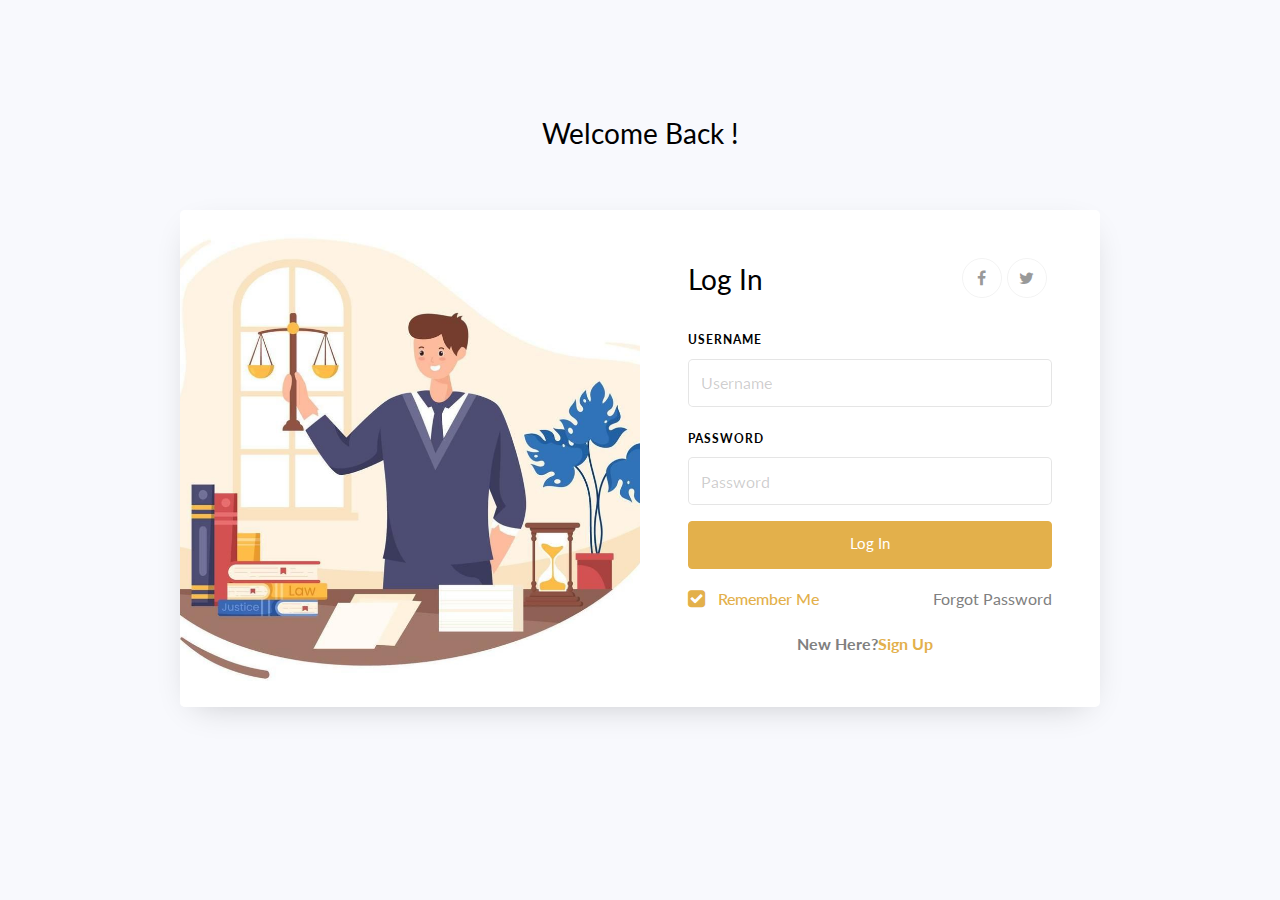
<file: Vakeel/index.html>
<!doctype html>
<html lang="en">

<head>
	<title>Login 04</title>
	<meta charset="utf-8">
	<meta name="viewport" content="width=device-width, initial-scale=1, shrink-to-fit=no">

	<link href="https://fonts.googleapis.com/css?family=Lato:300,400,700&display=swap" rel="stylesheet">

	<link rel="stylesheet" href="https://stackpath.bootstrapcdn.com/font-awesome/4.7.0/css/font-awesome.min.css">

	<link rel="stylesheet" href="css/style.css">

</head>

<body>
	<section class="ftco-section">
		<div class="container">
			<div class="row justify-content-center">
				<div class="col-md-6 text-center mb-5">
					<h2 class="heading-section">Welcome Back !</h2>
				</div>
			</div>
			<div class="row justify-content-center">
				<div class="col-md-12 col-lg-10">
					<div class="wrap d-md-flex">
						<div class="img" style="background-image: url(images/bg-1.jpg);">
						</div>
						<div class="login-wrap p-4 p-md-5">
							<div class="d-flex">
								<div class="w-100">
									<h3 class="mb-4">Log In</h3>
								</div>
								<div class="w-100">
									<p class="social-media d-flex justify-content-end">
										<a href="#"
											class="social-icon d-flex align-items-center justify-content-center"><span
												class="fa fa-facebook"></span></a>
										<a href="#"
											class="social-icon d-flex align-items-center justify-content-center"><span
												class="fa fa-twitter"></span></a>
									</p>
								</div>
							</div>
							<form action="#" class="signin-form">
								<div class="form-group mb-3">
									<label class="label" for="name">Username</label>
									<input type="text" class="form-control" placeholder="Username" required>
								</div>
								<div class="form-group mb-3">
									<label class="label" for="password">Password</label>
									<input type="password" class="form-control" placeholder="Password" required>
								</div>
								<div class="form-group">
									<a href="login.html"><b type="submit" class="form-control btn btn-primary rounded submit px-3">Log
										In</b></a>
								</div>
								<div class="form-group d-md-flex">
									<div class="w-50 text-left">
										<label class="checkbox-wrap checkbox-primary mb-0">Remember Me
											<input type="checkbox" checked>
											<span class="checkmark"></span>
										</label>
									</div>
									<div class="w-50 text-md-right">
										<a href="#">Forgot Password</a>
									</div>
								</div>
								<div>
									<b class="new">New Here?<a href="index2.html">Sign Up</a></b>
								</div>
								<style>
									.new{
										margin-left: 30%;
									}
								</style>
							</form>
							<!-- <p class="text-center">Not a member? <a type="button" data-toggle="tab" href="home/index2.html">Sign Up</a></p> -->
						</div>
					</div>
				</div>
			</div>
		</div>
	</section>

	<script src="js/jquery.min.js"></script>
	<script src="js/popper.js"></script>
	<script src="js/bootstrap.min.js"></script>
	<script src="js/main.js"></script>

</body>

</html>
</file>
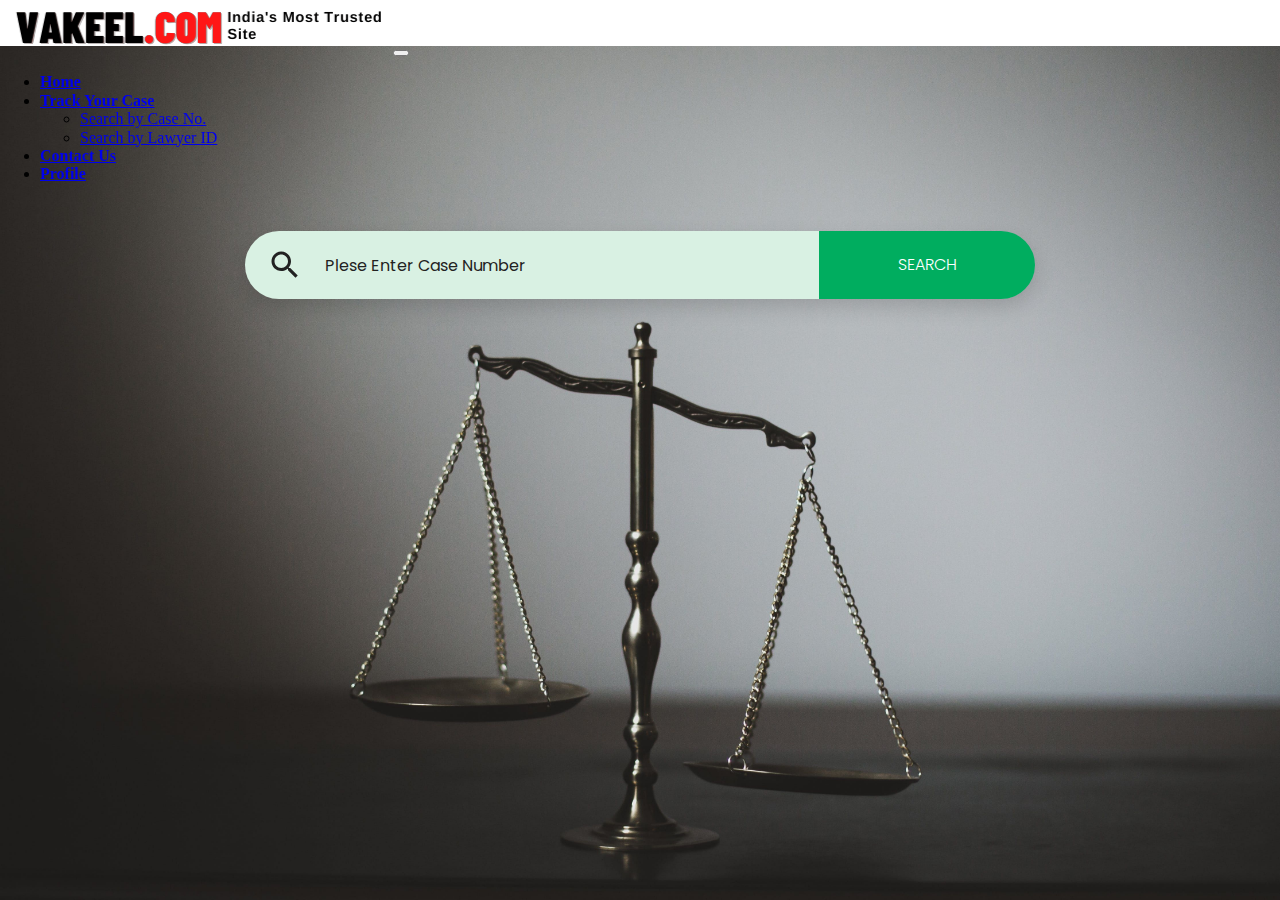
<file: Vakeel/case.html>
<html>

<head>
  <title>Search by Case No.</title>
  <meta http-equiv="Content-Type" content="text/html; charset=UTF-8" />
  <meta name="viewport" content="width=device-width, initial-scale=1" />
  <meta http-equiv="X-UA-Compatible" content="IE=edge" />
  <meta name="author" content="colorlib.com">
  <link href="https://fonts.googleapis.com/css?family=Poppins" rel="stylesheet" />
  <link href="css/maine.css" rel="stylesheet" />
  <link href="https://cdn.jsdelivr.net/npm/bootstrap@5.2.2/dist/css/bootstrap.min.css" rel="stylesheet"
    integrity="sha384-Zenh87qX5JnK2Jl0vWa8Ck2rdkQ2Bzep5IDxbcnCeuOxjzrPF/et3URy9Bv1WTRi" crossorigin="anonymous">
</head>

<body>
  <style>
    .navbar {
      padding: 0;
      position: fixed;
      z-index: 100000;
      width: 100%;
    }
  </style>
  <nav class="navbar navbar-expand-lg bg-light" class="topnav-right">
    <div class="container-fluid"><img src="images/Logo-removebg-preview1.png" alt="Avatar">

      <button class="navbar-toggler" type="button" data-bs-toggle="collapse" data-bs-target="#navbarSupportedContent"
        aria-controls="navbarSupportedContent" aria-expanded="false" aria-label="Toggle navigation">
        <span class="navbar-toggler-icon"></span>
      </button>
      <div id="navbarSupportedContent">
        <ul class="navbar-nav me-auto mb-2 mb-lg-0">
          <li class="nav-item">
            <a class="nav-link" class="text-light" aria-current="page" href="login.html"><b>Home</b></a>
          </li>
          <li class="nav-item dropdown">
            <a class="nav-link dropdown-toggle" class="text-light bg-light" href="#" role="button"
              data-bs-toggle="dropdown" aria-expanded="false">
              <b>Track Your Case</b>
            </a>
            <ul class="dropdown-menu">
              <li><a class="dropdown-item" href="case.html">Search by Case No.</a></li>
              <li><a class="dropdown-item" href="#">Search by Lawyer ID</a></li>
            </ul>
          </li>
          <li class="nav-item">
            <a class="nav-link" href="login.html"><b>Contact Us</b></a>
          </li>
          <li class="nav-item">
            <a class="nav-link" class="text-light" aria-current="page" href="#"><b>Profile</b></a>
          </li>
        </ul>
      </div>
    </div>
  </nav>
  <div class="s130">
    <form>
      <div class="inner-form">
        <div class="input-field first-wrap">
          <div class="svg-wrapper">
            <svg xmlns="http://www.w3.org/2000/svg" width="24" height="24" viewBox="0 0 24 24">
              <path
                d="M15.5 14h-.79l-.28-.27C15.41 12.59 16 11.11 16 9.5 16 5.91 13.09 3 9.5 3S3 5.91 3 9.5 5.91 16 9.5 16c1.61 0 3.09-.59 4.23-1.57l.27.28v.79l5 4.99L20.49 19l-4.99-5zm-6 0C7.01 14 5 11.99 5 9.5S7.01 5 9.5 5 14 7.01 14 9.5 11.99 14 9.5 14z">
              </path>
            </svg>
          </div>
          <input id="search" type="text" placeholder="Plese Enter Case Number" />
        </div>
        <div class="input-field second-wrap">
          <button class="btn-search" type="button">SEARCH</button>
        </div>
      </div>
    </form>
  </div>
  <script src="https://cdn.jsdelivr.net/npm/bootstrap@5.2.2/dist/js/bootstrap.bundle.min.js"
    integrity="sha384-OERcA2EqjJCMA+/3y+gxIOqMEjwtxJY7qPCqsdltbNJuaOe923+mo//f6V8Qbsw3" crossorigin="anonymous">
    </script>
  <script src="js/extention/choices.js"></script>
</body>

</html>
</file>
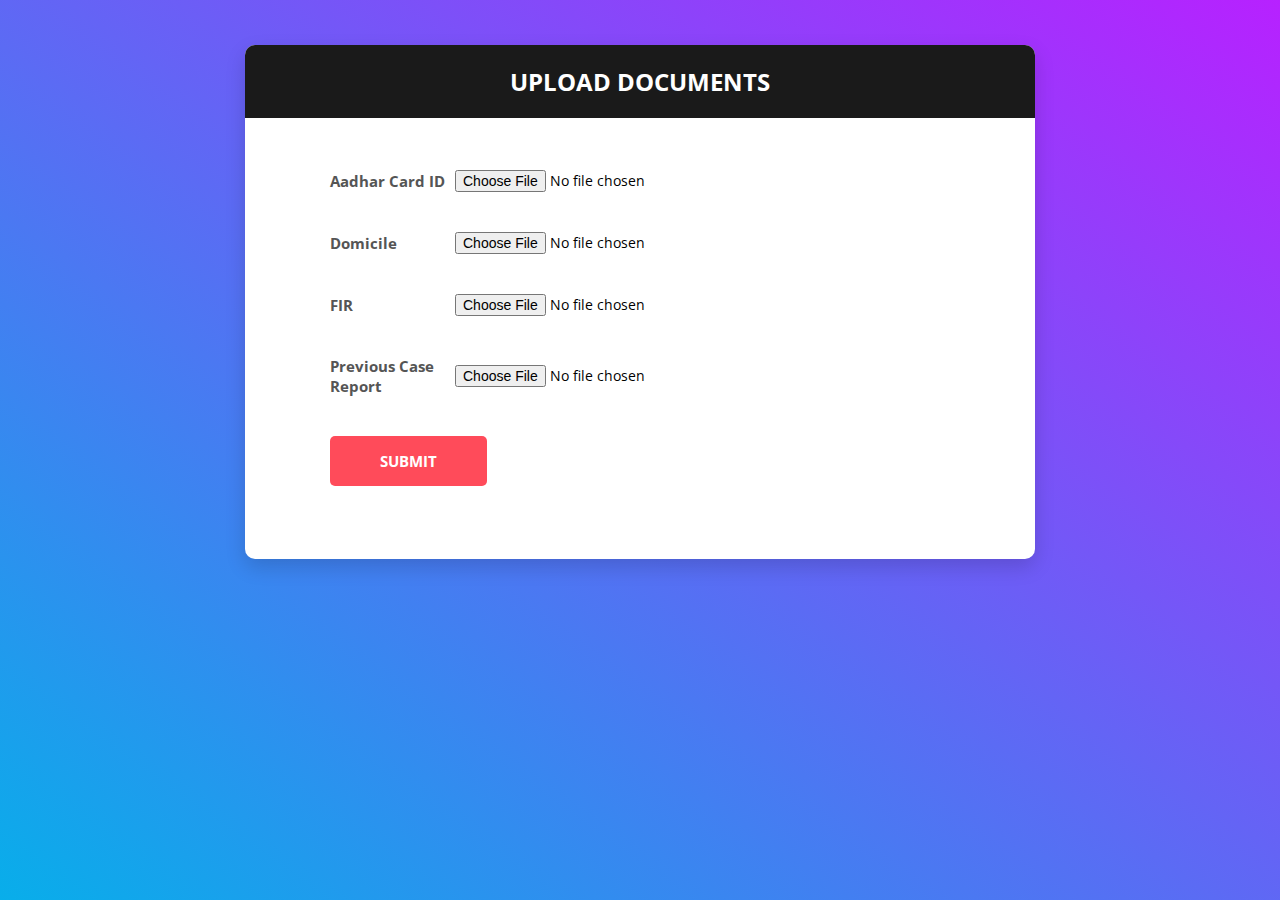
<file: Vakeel/doc.html>
<!DOCTYPE html>
<html lang="en">

<head>
    <head></head>
    <!-- Required meta tags-->
    <meta charset="UTF-8">
    <meta name="viewport" content="width=device-width, initial-scale=1, shrink-to-fit=no">
    <meta name="description" content="Colorlib Templates">
    <meta name="author" content="Colorlib">
    <meta name="keywords" content="Colorlib Templates">

    <!-- Title Page-->
    <title>Case Details</title>

    <!-- Icons font CSS-->
    <link href="vendor/mdi-font/css/material-design-iconic-font.min.css" rel="stylesheet" media="all">
    <link href="vendor/font-awesome-4.7/css/font-awesome.min.css" rel="stylesheet" media="all">
    <!-- Font special for pages-->
    <link href="https://fonts.googleapis.com/css?family=Open+Sans:300,300i,400,400i,600,600i,700,700i,800,800i"
        rel="stylesheet">

    <!-- Vendor CSS-->
    <link href="vendor/select2/select2.min.css" rel="stylesheet" media="all">
    <link href="vendor/datepicker/daterangepicker.css" rel="stylesheet" media="all">

    <!-- Main CSS-->
    <link href="css/main.css" rel="stylesheet" media="all">
</head>

<body>
    <div class="page-wrapper bg-gra-03 p-t-45 p-b-50">
        <div class="wrapper wrapper--w790">
            <div class="card card-5">
                <div class="card-heading">
                    <h2 class="title">Upload Documents</h2>
                </div>
                <div class="card-body">
                    <form method="POST">
                        <div class="form-row">
                            <div class="name">Aadhar Card ID</div>
                            <div class="value">
                                <label for="formFile"></label>
                                <input class="form-control" type="file" id="formFile">
                            </div>
                        </div>
                        <div class="form-row">
                            <div class="name">Domicile</div>
                            <div class="value">
                                <label for="formFile"></label>
                                <input class="form-control" type="file" id="formFile">
                            </div>
                        </div>
                        <div class="form-row">
                            <div class="name">FIR</div>
                            <div class="value">
                                <label for="formFile"></label>
                                <input class="form-control" type="file" id="formFile">
                            </div>
                        </div>
                        <div class="form-row">
                            <div class="name">Previous Case Report</div>
                            <div class="value">
                                <label for="formFile"></label>
                                <input class="form-control" type="file" id="formFile">
                            </div>
                        </div>
                        <div>
                           <a href="lawyer.html"> <b class="btn btn--radius-2 btn--red" type="submit">Submit</b></a>
                        </div>
                    </form>
                </div>
            </div>
        </div>
    </div>
</body>

</html>
</file>
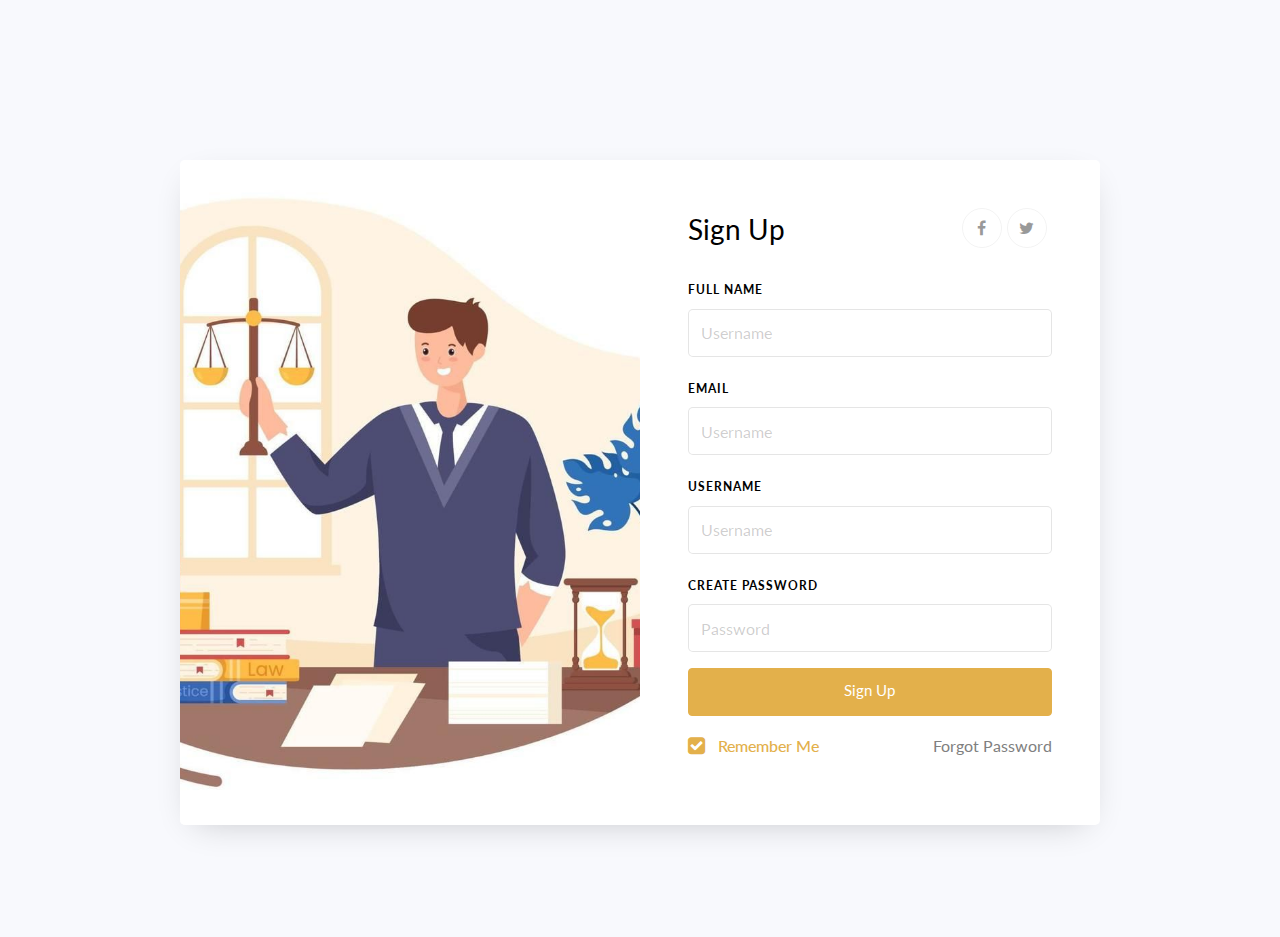
<file: Vakeel/index2.html>
<!doctype html>
<html lang="en">

<head>
	<title>Login 04</title>
	<meta charset="utf-8">
	<meta name="viewport" content="width=device-width, initial-scale=1, shrink-to-fit=no">

	<link href="https://fonts.googleapis.com/css?family=Lato:300,400,700&display=swap" rel="stylesheet">

	<link rel="stylesheet" href="https://stackpath.bootstrapcdn.com/font-awesome/4.7.0/css/font-awesome.min.css">

	<link rel="stylesheet" href="css/style.css">

</head>

<body>
	<section class="ftco-section">
		<div class="container">
			<div class="row justify-content-center">
				<div class="col-md-6 text-center mb-5">
					<!-- <h2 class="heading-section">Welcome Back !</h2> -->
				</div>
			</div>
			<div class="row justify-content-center">
				<div class="col-md-12 col-lg-10">
					<div class="wrap d-md-flex">
						<div class="img" style="background-image: url(images/bg-1.jpg);">
						</div>
						<div class="login-wrap p-4 p-md-5">
							<div class="d-flex">
								<div class="w-100">
									<h3 class="mb-4">Sign Up</h3>
								</div>
								<div class="w-100">
									<p class="social-media d-flex justify-content-end">
										<a href="#"
											class="social-icon d-flex align-items-center justify-content-center"><span
												class="fa fa-facebook"></span></a>
										<a href="#"
											class="social-icon d-flex align-items-center justify-content-center"><span
												class="fa fa-twitter"></span></a>
									</p>
								</div>
							</div>
							<form action="#" class="signin-form">
								<div class="form-group mb-3">
									<label class="label" for="name">Full Name</label>
									<input type="text" class="form-control" placeholder="Username" required>
								</div>
								<div class="form-group mb-3">
									<label class="label" for="name">Email</label>
									<input type="text" class="form-control" placeholder="Username" required>
								</div>
								<div class="form-group mb-3">
									<label class="label" for="name">Username</label>
									<input type="text" class="form-control" placeholder="Username" required>
								</div>
								<div class="form-group mb-3">
									<label class="label" for="password">Create Password</label>
									<input type="password" class="form-control" placeholder="Password" required>
								</div>
								<div class="form-group">
									<a href="login.html"><b type="submit" class="form-control btn btn-primary rounded submit px-3">Sign
										Up</b></a>
								</div>
								<div class="form-group d-md-flex">
									<div class="w-50 text-left">
										<label class="checkbox-wrap checkbox-primary mb-0">Remember Me
											<input type="checkbox" checked>
											<span class="checkmark"></span>
										</label>
									</div>
									<div class="w-50 text-md-right">
										<a href="#">Forgot Password</a>
									</div>
								</div>
							</form>
							<!-- <p class="text-center">Not a member? <a data-toggle="tab" href="#signup">Sign Up</a></p> -->
						</div>
					</div>
				</div>
			</div>
		</div>
	</section>

	<script src="js/jquery.min.js"></script>
	<script src="js/popper.js"></script>
	<script src="js/bootstrap.min.js"></script>
	<script src="js/main.js"></script>

</body>

</html>
</file>
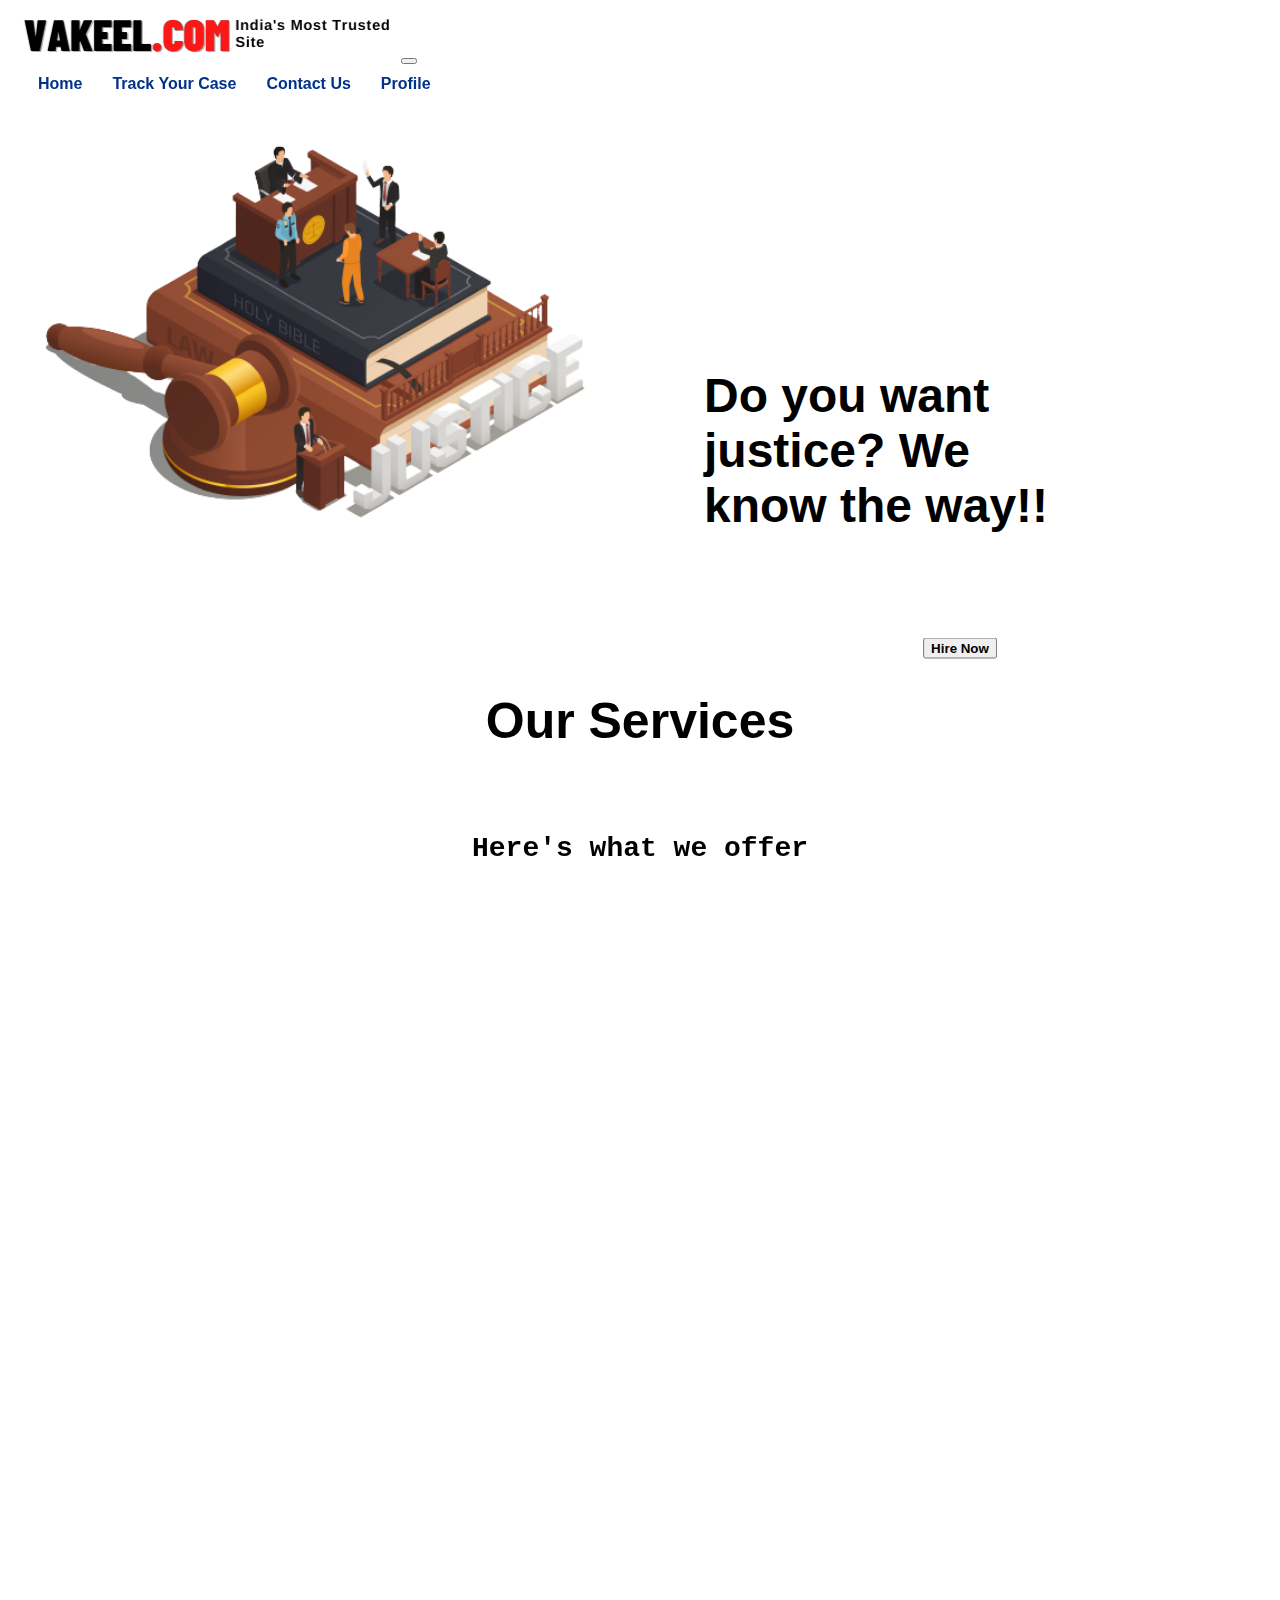
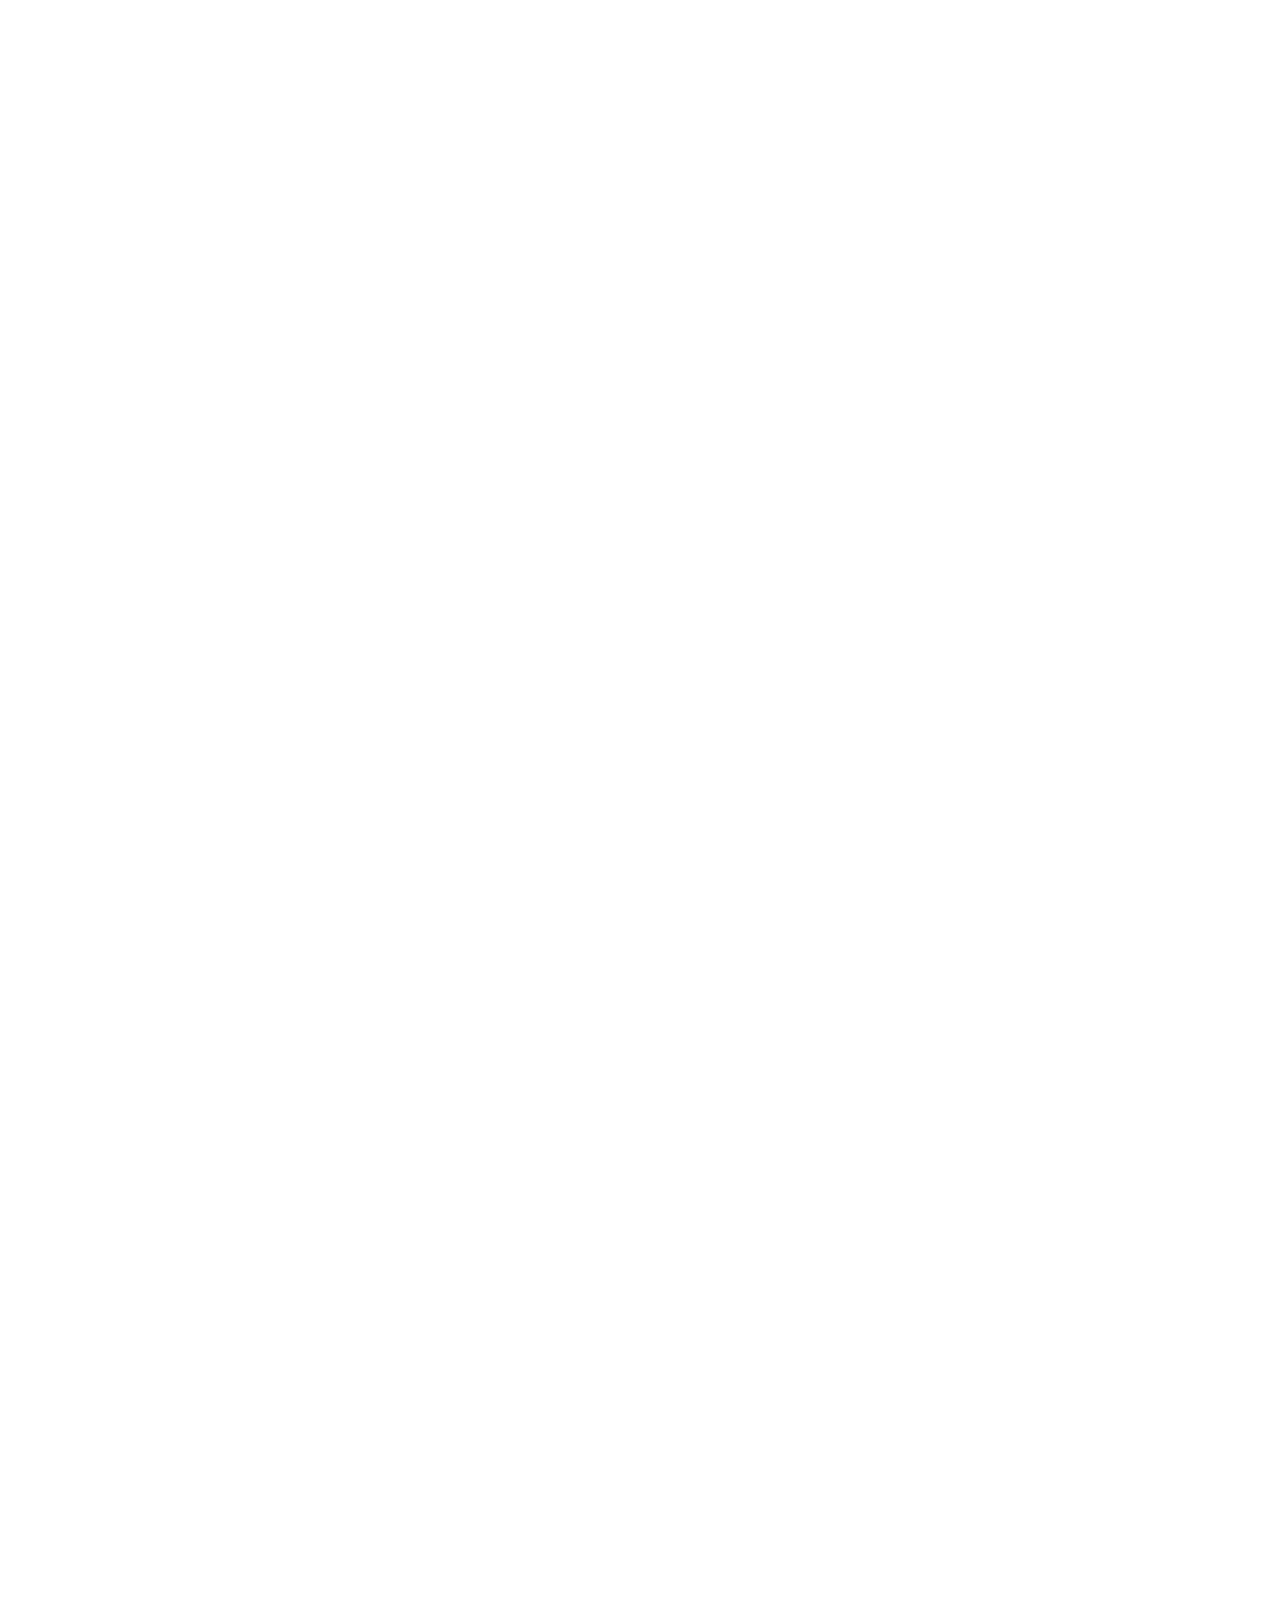
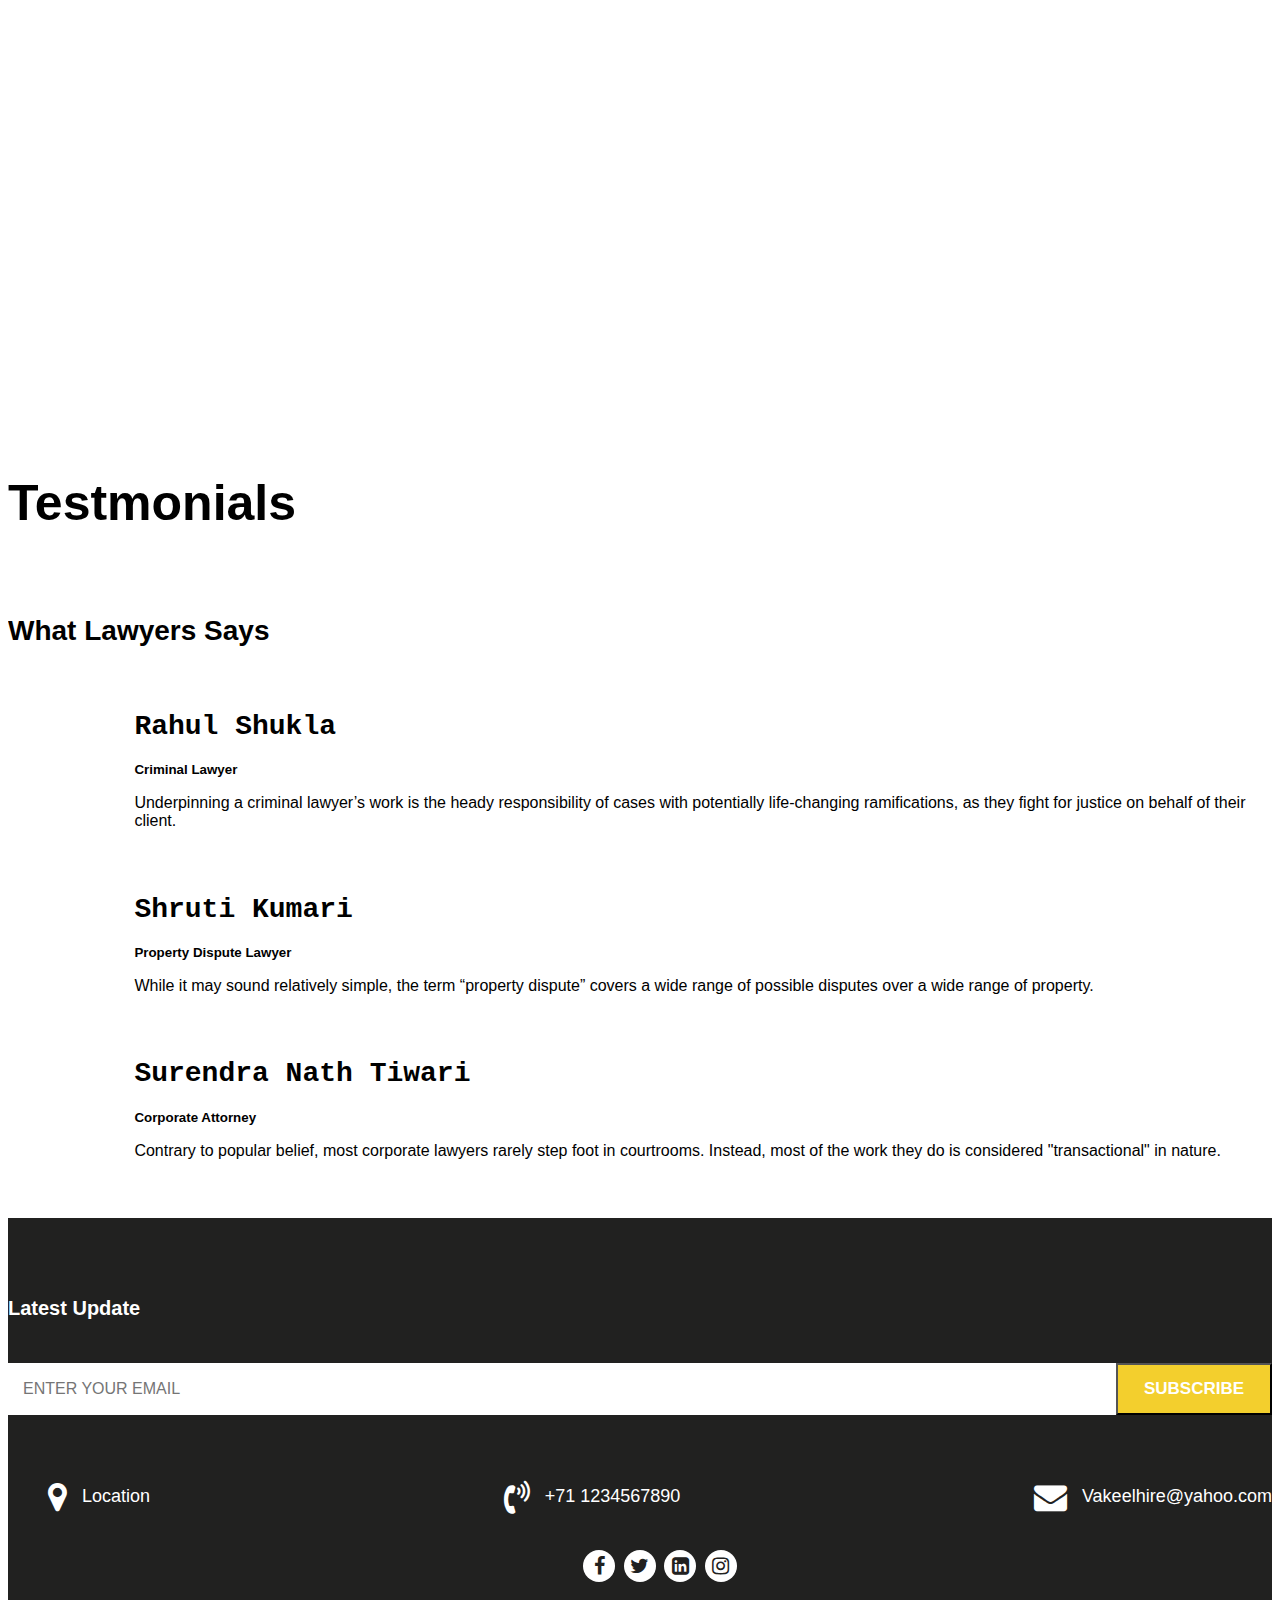
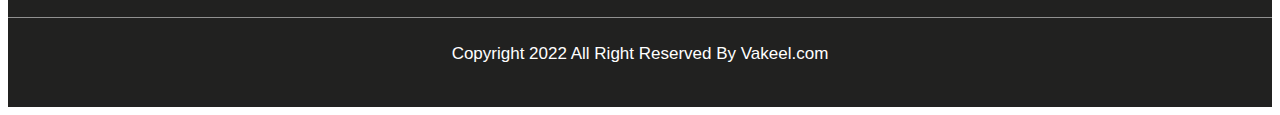
<file: Vakeel/login.html>
<!doctype html>
<html lang="en">

<head>
  <link rel="stylesheet" href="https://unpkg.com/aos@next/dist/aos.css" />
  <meta charset="utf-8">
  <meta name="viewport" content="width=device-width, initial-scale=1">
  <title>Home Page</title>
  <link href="https://cdn.jsdelivr.net/npm/bootstrap@5.2.2/dist/css/bootstrap.min.css" rel="stylesheet"
    integrity="sha384-Zenh87qX5JnK2Jl0vWa8Ck2rdkQ2Bzep5IDxbcnCeuOxjzrPF/et3URy9Bv1WTRi" crossorigin="anonymous">
</head>

<body>
  <style>
    /*--------------------------------------------------------------
# General
--------------------------------------------------------------*/
    :root {
      scroll-behavior: smooth;
    }

    body {
      font-family: "Open Sans", sans-serif;
      color: #000000;
    }

    a {
      color: #4154f1;
      text-decoration: none;
    }

    a:hover {
      color: #717ff5;
      text-decoration: none;
    }

    h1,
    h2,
    h3,
    h4,
    h5,
    h6 {
      font-family: "Nunito", sans-serif;
    }

    /*--------------------------------------------------------------
# Sections
--------------------------------------------------------------*/
    section {
      padding: 42px 0;
      overflow: hidden;
    }

    .section-header {
      text-align: center;
      padding-bottom: 30px;
    }

    .section-header h2 {
      font-size: 13px;
      letter-spacing: 1px;
      font-weight: 700;
      margin: 0;
      color: #4154f1;
      text-transform: uppercase;
    }

    .section-header p {
      margin: 10px 0 0 0;
      padding: 0;
      font-size: 38px;
      line-height: 42px;
      font-weight: 700;
      color: #012970;
    }

    @media (max-width: 768px) {
      .section-header p {
        font-size: 28px;
        line-height: 32px;
      }
    }

    /*--------------------------------------------------------------
# Breadcrumbs
--------------------------------------------------------------*/
    .breadcrumbs {
      padding: 15px 0;
      background: #012970;
      min-height: 40px;
      margin-top: 82px;
      color: #fff;
    }

    @media (max-width: 992px) {
      .breadcrumbs {
        margin-top: 57px;
      }
    }

    .breadcrumbs h2 {
      font-size: 28px;
      font-weight: 500;
    }

    .breadcrumbs ol {
      display: flex;
      flex-wrap: wrap;
      list-style: none;
      padding: 0 0 10px 0;
      margin: 0;
      font-size: 14px;
    }

    .breadcrumbs ol a {
      color: #fff;
      transition: 0.3s;
    }

    .breadcrumbs ol a:hover {
      text-decoration: underline;
    }

    .breadcrumbs ol li+li {
      padding-left: 10px;
    }

    .breadcrumbs ol li+li::before {
      display: inline-block;
      padding-right: 10px;
      color: #8894f6;
      content: "/";
    }

    /*--------------------------------------------------------------
# Disable aos animation delay on mobile devices
--------------------------------------------------------------*/
    @media screen and (max-width: 768px) {
      [data-aos-delay] {
        transition-delay: 0 !important;
      }
    }

    .navbar {
      padding: 0;
      position: fixed;
      z-index: 100000;
      width: 100%;
    }

    .navbar ul {
      margin: 0;
      padding: 0;
      display: flex;
      list-style: none;
      align-items: center;
    }

    .navbar li {
      position: relative;
    }

    .navbar a {
      display: flex;
      align-items: center;
      justify-content: space-between;
      padding: 10px 0 10px 30px;
      font-family: "Nunito", sans-serif;
      font-size: 16px;
      font-weight: 700;
      color: #013289;
      white-space: nowrap;
      transition: 0.3s;
    }

    .navbar a i {
      font-size: 12px;
      line-height: 0;
      margin-left: 5px;
    }

    .navbar a:hover,
    .navbar .active,
    .navbar li:hover>a {
      color: #4154f1;
    }

    .navbar .getstarted {
      background: #4154f1;
      padding: 8px 20px;
      margin-left: 30px;
      border-radius: 4px;
      color: #fff;
    }

    .navbar .getstarted:hover {
      color: #fff;
      background: #5969f3;
    }

    .navbar .dropdown ul {
      display: block;
      position: absolute;
      left: 14px;
      top: calc(100% + 30px);
      margin: 0;
      padding: 10px 0;
      z-index: 99;
      opacity: 0;
      visibility: hidden;
      background: #fff;
      box-shadow: 0px 0px 30px rgba(127, 137, 161, 0.25);
      transition: 0.3s;
      border-radius: 4px;
    }

    .navbar .dropdown ul li {
      min-width: 200px;
    }

    .navbar .dropdown ul a {
      padding: 10px 20px;
      font-size: 15px;
      text-transform: none;
      font-weight: 600;
    }

    .navbar .dropdown ul a i {
      font-size: 12px;
    }

    .navbar .dropdown ul a:hover,
    .navbar .dropdown ul .active:hover,
    .navbar .dropdown ul li:hover>a {
      color: #4154f1;
    }

    .navbar .dropdown:hover>ul {
      opacity: 1;
      top: 100%;
      visibility: visible;
    }

    .navbar .dropdown .dropdown ul {
      top: 0;
      left: calc(100% - 30px);
      visibility: hidden;
    }

    .navbar .dropdown .dropdown:hover>ul {
      opacity: 1;
      top: 0;
      left: 100%;
      visibility: visible;
    }

    @media (max-width: 1366px) {
      .navbar .dropdown .dropdown ul {
        left: -90%;
      }

      .navbar .dropdown .dropdown:hover>ul {
        left: -100%;
      }
    }

    /**
* Mobile Navigation 
*/
    .mobile-nav-toggle {
      color: #012970;
      font-size: 28px;
      cursor: pointer;
      display: none;
      line-height: 0;
      transition: 0.5s;
    }

    .mobile-nav-toggle.bi-x {
      color: #fff;
    }

    @media (max-width: 991px) {
      .mobile-nav-toggle {
        display: block;
      }

      .navbar ul {
        display: none;
      }
    }

    .navbar-mobile {
      position: fixed;
      overflow: hidden;
      top: 0;
      right: 0;
      left: 0;
      bottom: 0;
      background: rgba(1, 22, 61, 0.9);
      transition: 0.3s;
    }

    .navbar-mobile .mobile-nav-toggle {
      position: absolute;
      top: 15px;
      right: 15px;
    }

    .navbar-mobile ul {
      display: block;
      position: absolute;
      top: 55px;
      right: 15px;
      bottom: 15px;
      left: 15px;
      padding: 10px 0;
      border-radius: 10px;
      background-color: #fff;
      overflow-y: auto;
      transition: 0.3s;
    }

    .navbar-mobile a {
      padding: 10px 20px;
      font-size: 15px;
      color: #012970;
    }

    .navbar-mobile a:hover,
    .navbar-mobile .active,
    .navbar-mobile li:hover>a {
      color: #4154f1;
    }

    .navbar-mobile .getstarted {
      margin: 15px;
    }

    .navbar-mobile .dropdown ul {
      position: static;
      display: none;
      margin: 10px 20px;
      padding: 10px 0;
      z-index: 99;
      opacity: 1;
      visibility: visible;
      background: #fff;
      box-shadow: 0px 0px 30px rgba(127, 137, 161, 0.25);
    }

    .navbar-mobile .dropdown ul li {
      min-width: 200px;
    }

    .navbar-mobile .dropdown ul a {
      padding: 10px 20px;
    }

    .navbar-mobile .dropdown ul a i {
      font-size: 12px;
    }

    .navbar-mobile .dropdown ul a:hover,
    .navbar-mobile .dropdown ul .active:hover,
    .navbar-mobile .dropdown ul li:hover>a {
      color: #4154f1;
    }

    .navbar-mobile .dropdown>.dropdown-active {
      display: block;
    }

    /*--------------------------------------------------------------
# Hero Section
--------------------------------------------------------------*/
    .hero {
      width: 100%;
      height: 100vh;
      background: url(../img/hero-bg.png) top center no-repeat;
      background-size: cover;
    }

    .hero h1 {
      margin: 0;
      font-size: 48px;
      font-weight: 700;
      color: #012970;
    }

    .hero h2 {
      color: #444444;
      margin: 15px 0 0 0;
      font-size: 26px;
    }

    .hero .btn-get-started {
      margin-top: 30px;
      line-height: 0;
      padding: 15px 40px;
      border-radius: 4px;
      transition: 0.5s;
      color: #fff;
      background: #4154f1;
      box-shadow: 0px 5px 30px rgba(65, 84, 241, 0.4);
    }

    .hero .btn-get-started span {
      font-family: "Nunito", sans-serif;
      font-weight: 600;
      font-size: 16px;
      letter-spacing: 1px;
    }

    .hero .btn-get-started i {
      margin-left: 5px;
      font-size: 18px;
      transition: 0.3s;
    }

    .hero .btn-get-started:hover i {
      transform: translateX(5px);
    }

    .hero .hero-img {
      text-align: right;
    }

    @media (min-width: 1024px) {
      .hero {
        background-attachment: fixed;
      }
    }

    @media (max-width: 991px) {
      .hero {
        height: auto;
        padding: 120px 0 60px 0;
      }

      .hero .hero-img {
        text-align: center;
        margin-top: 8px;
      }

      .hero .hero-img img {
        width: 80%;
      }
    }

    @media (max-width: 768px) {
      .hero {
        text-align: center;
      }

      .hero h1 {
        font-size: 32px;
      }

      .hero h2 {
        font-size: 24px;
      }

      .hero .hero-img img {
        width: 100%;
      }
    }

    /*--------------------------------------------------------------
# Index Page
--------------------------------------------------------------*/

    /*--------------------------------------------------------------
# Values
--------------------------------------------------------------*/
    .values .box {
      padding: 30px;
      box-shadow: 0px 0 5px rgba(255, 255, 255, 0.08);
      text-align: center;
      transition: 0.3s;
      height: 100%;
    }

    .values .box img {
      transition: 0.5s;
      transform: scale(1.1);
    }

    .values .box h3 {
      font-size: 24px;
      color: #012970;
      font-weight: 700;
      margin-bottom: 18px;
    }

    .values .box:hover {
      box-shadow: 0px 0 30px rgba(1, 41, 112, 0.08);
      background-color: #cabbdf;
      border-radius: 4%;
    }

    .values .box:hover img {
      transform: scale(1);
    }

    /*--------------------------------------------------------------
# Counts
--------------------------------------------------------------*/
    .counts {
      padding: 70px 0 60px;
    }

    .counts .count-box {
      display: flex;
      align-items: center;
      padding: 30px;
      width: 100%;
      background: #fff;
      box-shadow: 0px 0 30px rgba(1, 41, 112, 0.08);
    }

    .counts .count-box i {
      font-size: 42px;
      line-height: 0;
      margin-right: 20px;
      color: #4154f1;
    }

    .counts .count-box span {
      font-size: 36px;
      display: block;
      font-weight: 600;
      color: #0b198f;
    }

    .counts .count-box p {
      padding: 0;
      margin: 0;
      font-family: "Nunito", sans-serif;
      font-size: 14px;
    }

    /*--------------------------------------------------------------
# Features
--------------------------------------------------------------*/
    .features .feature-box {
      padding: 24px 20px;
      box-shadow: 0px 0 30px rgba(1, 41, 112, 0.08);
      transition: 0.3s;
      height: 100%;
    }

    .features .feature-box h3 {
      font-size: 18px;
      color: #012970;
      font-weight: 700;
      margin: 0;
    }

    .features .feature-box i {
      line-height: 0;
      background: #ecf3ff;
      padding: 4px;
      margin-right: 10px;
      font-size: 24px;
      border-radius: 3px;
      transition: 0.3s;
    }

    .features .feature-box:hover i {
      background: #4154f1;
      color: #fff;
    }

    .features .feture-tabs {
      margin-top: 120px;
    }

    .features .feture-tabs h3 {
      color: #012970;
      font-weight: 700;
      font-size: 32px;
      margin-bottom: 10px;
    }

    @media (max-width: 768px) {
      .features .feture-tabs h3 {
        font-size: 28px;
      }
    }

    .features .feture-tabs .nav-pills {
      border-bottom: 1px solid #eee;
    }

    .features .feture-tabs .nav-link {
      background: none;
      text-transform: uppercase;
      font-size: 15px;
      font-weight: 600;
      color: #012970;
      padding: 12px 0;
      margin-right: 25px;
      margin-bottom: -2px;
      border-radius: 0;
    }

    .features .feture-tabs .nav-link.active {
      color: #4154f1;
      border-bottom: 3px solid #4154f1;
    }

    .features .feture-tabs .tab-content h4 {
      font-size: 18px;
      margin: 0;
      font-weight: 700;
      color: #012970;
    }

    .features .feture-tabs .tab-content i {
      font-size: 24px;
      line-height: 0;
      margin-right: 8px;
      color: #4154f1;
    }

    .features .feature-icons {
      margin-top: 10px;
    }

    .features .feature-icons h3 {
      color: #012970;
      font-weight: 700;
      font-size: 32px;
      margin-bottom: 20px;
      text-align: center;
    }

    @media (max-width: 768px) {
      .features .feature-icons h3 {
        font-size: 28px;
      }
    }

    .features .feature-icons .content .icon-box {
      display: flex;
    }

    .features .feature-icons .content .icon-box h4 {
      font-size: 20px;
      font-weight: 700;
      margin: 0 0 10px 0;
      color: #012970;
    }

    .features .feature-icons .content .icon-box i {
      font-size: 44px;
      line-height: 44px;
      color: #0245bc;
      margin-right: 15px;
    }

    .features .feature-icons .content .icon-box p {
      font-size: 15px;
      color: #848484;
    }

    /*--------------------------------------------------------------
# Services
--------------------------------------------------------------*/
    .services .service-box {
      box-shadow: 0px 0 30px rgba(1, 41, 112, 0.08);
      height: 100%;
      padding: 60px 30px;
      text-align: center;
      transition: 0.3s;
      border-radius: 5px;
    }

    .services .service-box .icon {
      font-size: 36px;
      padding: 40px 20px;
      border-radius: 4px;
      position: relative;
      margin-bottom: 25px;
      display: inline-block;
      line-height: 0;
      transition: 0.3s;
    }

    .services .service-box h3 {
      color: #444444;
      font-weight: 700;
    }

    .services .service-box .read-more {
      display: inline-flex;
      align-items: center;
      justify-content: center;
      font-weight: 600;
      font-size: 16px;
      padding: 8px 20px;
    }

    .services .service-box .read-more i {
      line-height: 0;
      margin-left: 5px;
      font-size: 18px;
    }

    .services .service-box.blue {
      border-bottom: 3px solid #2db6fa;
    }

    .services .service-box.blue .icon {
      color: #2db6fa;
      background: #dbf3fe;
    }

    .services .service-box.blue .read-more {
      color: #2db6fa;
    }

    .services .service-box.blue:hover {
      background: #2db6fa;
    }

    .services .service-box.orange {
      border-bottom: 3px solid #f68c09;
    }

    .services .service-box.orange .icon {
      color: #f68c09;
      background: #fde3c4;
    }

    .services .service-box.orange .read-more {
      color: #f68c09;
    }

    .services .service-box.orange:hover {
      background: #f68c09;
    }

    .services .service-box.green {
      border-bottom: 3px solid #08da4e;
    }

    .services .service-box.green .icon {
      color: #08da4e;
      background: #cffddf;
    }

    .services .service-box.green .read-more {
      color: #08da4e;
    }

    .services .service-box.green:hover {
      background: #08da4e;
    }

    .services .service-box.red {
      border-bottom: 3px solid #e9222c;
    }

    .services .service-box.red .icon {
      color: #e9222c;
      background: #fef7f8;
    }

    .services .service-box.red .read-more {
      color: #e9222c;
    }

    .services .service-box.red:hover {
      background: #e9222c;
    }

    .services .service-box.purple {
      border-bottom: 3px solid #b50edf;
    }

    .services .service-box.purple .icon {
      color: #b50edf;
      background: #f8e4fd;
    }

    .services .service-box.purple .read-more {
      color: #b50edf;
    }

    .services .service-box.purple:hover {
      background: #b50edf;
    }

    .services .service-box.pink {
      border-bottom: 3px solid #f51f9c;
    }

    .services .service-box.pink .icon {
      color: #f51f9c;
      background: #feecf7;
    }

    .services .service-box.pink .read-more {
      color: #f51f9c;
    }

    .services .service-box.pink:hover {
      background: #f51f9c;
    }

    .services .service-box:hover h3,
    .services .service-box:hover p,
    .services .service-box:hover .read-more {
      color: #fff;
    }

    .services .service-box:hover .icon {
      background: #fff;
    }

    .space {
      margin-top: 10%;
    }

    .centered {
      position: absolute;
      top: 50%;
      left: 70%;
      transform: translate(-50%, -50%);
      font-size: xxx-large;
      font-family: Arial, Helvetica, sans-serif;
    }

    .ter-side {
      margin-left: 20%;
    }

    .centered1 {
      position: absolute;
      top: 72%;
      left: 75%;
      transform: translate(-50%, -50%);
    }

    img.one {
      margin-top: 5%;
      height: 100%;
      width: 50%;
    }

    .topnav-right {
      float: right;
    }

    img {
      border-radius: 10%;
    }

    body {
      background-image: url(https://wallpaperaccess.com/full/1353541.jpg);
      background-repeat: no-repeat;
    }

    .card {
      margin-left: 10%;
      margin-top: 5%;
    }

    .card1 {
      margin-left: 40%;
      margin-top: 5%;
    }

    .cen {
      height: 40%;
      width: 10%;
    }
  </style>
  <nav class="navbar navbar-expand-lg bg-light" class="topnav-right">
    <div class="container-fluid"><img src="images/Logo-removebg-preview1.png" alt="Avatar">

      <button class="navbar-toggler" type="button" data-bs-toggle="collapse" data-bs-target="#navbarSupportedContent"
        aria-controls="navbarSupportedContent" aria-expanded="false" aria-label="Toggle navigation">
        <span class="navbar-toggler-icon"></span>
      </button>
      <div id="navbarSupportedContent">
        <ul class="navbar-nav me-auto mb-2 mb-lg-0">
          <li class="nav-item">
            <a class="nav-link" class="text-light" aria-current="page" href="#"><b>Home</b></a>
          </li>
          <li class="nav-item dropdown">
            <a class="nav-link dropdown-toggle" class="text-light bg-light" href="#" role="button"
              data-bs-toggle="dropdown" aria-expanded="false">
              <b>Track Your Case</b>
            </a>
            <ul class="dropdown-menu">
              <li><a class="dropdown-item" href="case.html">Search by Case No.</a></li>
              <li><a class="dropdown-item" href="#">Search by Lawyer ID</a></li>
            </ul>
          </li>
          <li class="nav-item">
            <a class="nav-link" href="#"><b>Contact Us</b></a>
          </li>
          <li class="nav-item">
            <a class="nav-link" class="text-light" aria-current="page" href="#"><b>Profile</b></a>
          </li>
        </ul>
      </div>
    </div>
  </nav>
  <script src="https://cdn.jsdelivr.net/npm/bootstrap@5.2.2/dist/js/bootstrap.bundle.min.js"
    integrity="sha384-OERcA2EqjJCMA+/3y+gxIOqMEjwtxJY7qPCqsdltbNJuaOe923+mo//f6V8Qbsw3" crossorigin="anonymous">
    </script>
    <div ><img class="one" src="images/overlay.png"></div>
  <div class="container">
    <div class="centered"><b>Do you want justice? We know the way!!</b></div>
  </div>
  <a class="centered1" href="register.html"><button type="button" class="btn btn-secondary btn-lg"><b>Hire Now</b></button></a>
  <section id="values" class="values">

    <div class="container aos-init aos-animate" data-aos="fade-up">

      <header class="section-header">
        <h5>Our Services</h5>
        <p><h1><b>Here's what we offer</b></h1></p>
      </header>

      <div class="row" data-aos="fade-in">

        <div class="col-lg-4">
          <div class="box aos-init aos-animate" data-aos="fade-up" data-aos-delay="200">
            <img src="images/123.gif" class="img-fluid" alt="fixed">
            <h3 class="space">Online Lawyer Hiring</h3>
            <p>We'll cover it all! From Providing Lawyer to Billing, Review. 80% of Lawyer have more than 4-5 years of
              Experience.</p>
          </div>
        </div>

        <div class="col-lg-4 mt-4 mt-lg-0">
          <div class="box aos-init aos-animate" data-aos="fade-up" data-aos-delay="400">
            <img src="images/track.gif" class="img-fluid" alt="">
            <h3 class="space">Track Case</h3>
            <p>We'll help in tracking your case from the day of Registering to Website till completion of Case.</p>
          </div>
        </div>

        <div class="col-lg-4 mt-4 mt-lg-0">
          <div class="box aos-init aos-animate" data-aos="fade-up" data-aos-delay="600">
            <img src="images/00.gif" class="img-fluid" alt="">
            <h3 class="space">Consultation</h3>
            <p>We also provide online Consultancy from experienced lawyers free of cost available 24x7.</p>
          </div>
        </div>

      </div>

    </div>
  </section>
  <script src="https://unpkg.com/aos@next/dist/aos.js"></script>
  <script>
    AOS.init();
  </script>
  <section class="section" id="testmonial">
    <div class="container">
      <h5 class="section-title text-center mb-0"><b>Testmonials</b></h5>
      <h2 class="section-subtitle mb-5 text-center">What Lawyers Says</h2>
      <div class="row">
        <div class="col-md-4 my-3 my-md-0">
          <div class="card">
            <div class="card-body">
              <div class="media align-items-center mb-3">
                <div class="media-body">
                  <h1 class="mt-1 mb-0"><b>Rahul Shukla</b></h1>
                  <small class="text-muted mb-0"><b>Criminal Lawyer</b></small>
                </div>
              </div>
              <p class="mb-0">Underpinning a criminal lawyer’s work is the heady responsibility of cases with
                potentially life-changing ramifications, as they fight for justice on behalf of their client.</p>
            </div>
          </div>
        </div>
        <div class="col-lg-4">
          <div class="card">
            <div class="card-body">
              <div class="media align-items-center mb-3">
                <div class="media-body">
                  <h1 class="mt-1 mb-0"><b>Shruti Kumari</b></h1>
                  <small class="text-muted mb-0"><b>Property Dispute Lawyer</b></small>
                </div>
              </div>
              <p class="mb-0">While it may sound relatively simple, the term “property dispute” covers a wide range of
                possible disputes over a wide range of property.</p>
            </div>
          </div>
        </div>
        <div class="col-md-4 my-3 my-md-0">
          <div class="card">
            <div class="card-body">
              <div class="media align-items-center mb-3">
                <div class="media-body">
                  <h1 class="mt-1 mb-0"><b>Surendra Nath Tiwari</b></h1>
                  <small class="text-muted mb-0"><b>Corporate Attorney</b></small>
                </div>
              </div>
              <p class="mb-0">Contrary to popular belief, most corporate lawyers rarely step foot in courtrooms.
                Instead, most of the work they do is considered "transactional" in nature.</p>
            </div>
          </div>
        </div>
      </div>
    </div>
  </section>

  <footer>
    <link rel="stylesheet" href="https://cdnjs.cloudflare.com/ajax/libs/font-awesome/4.7.0/css/font-awesome.min.css">

    <div class="footer">
      <div class="container">
        <div class="row">
          <div class="col-md-8 offset-md-2">
            <div class="news">
              <h3>Latest Update</h3>
              <form class="form_news">
                <input class="newsltter" placeholder="enter your email" type="type" name="enter your email">
                <button class="sunm_btn">SUBSCRIBE</button>
              </form>
            </div>
          </div>
          <div class=" col-md-10 offset-md-1">
            <ul class="conta">
              <li><i class="fa fa-map-marker" aria-hidden="true"></i>Location
              </li>
              <li><i class="fa fa-volume-control-phone" aria-hidden="true"></i> +71 1234567890</li>
              <li> <i class="fa fa-envelope" aria-hidden="true"></i><a href="#"> Vakeelhire@yahoo.com</a></li>
            </ul>
          </div>
          <div class="col-md-12">
            <ul class="social_icon">
              <li><a href="Javascript:void(0)"><i class="fa fa-facebook" aria-hidden="true"></i></a></li>
              <li><a href="Javascript:void(0)"><i class="fa fa-twitter" aria-hidden="true"></i></a></li>
              <li><a href="Javascript:void(0)"><i class="fa fa-linkedin-square" aria-hidden="true"></i></a></li>
              <li><a href="Javascript:void(0)"><i class="fa fa-instagram" aria-hidden="true"></i></a></li>
            </ul>
          </div>
        </div>
      </div>
      <div class="copyright">
        <div class="container">
          <div class="row">
            <div class="col-md-10 offset-md-1">
              <p>Copyright 2022 All Right Reserved By Vakeel.com</p>
            </div>
          </div>
        </div>
      </div>
    </div>
  </footer>
  <style>
    /** footer **/
    .fade-in-image {
  animation: fadeIn 5s;
  -webkit-animation: fadeIn 5s;
  -moz-animation: fadeIn 5s;
  -o-animation: fadeIn 5s;
  -ms-animation: fadeIn 5s;
}

@keyframes fadeIn {
  0% { opacity: 0; }
  100% { opacity: 1; }
}

@-moz-keyframes fadeIn {
  0% { opacity: 0; }
  100% { opacity: 1; }
}

@-webkit-keyframes fadeIn {
  0% { opacity: 0; }
  100% { opacity: 1; }
}

@-o-keyframes fadeIn {
  0% { opacity: 0; }
  100% { opacity: 1; }
}

@-ms-keyframes fadeIn {
  0% { opacity: 0; }
  100% { opacity: 1; }
}

    h1 {
      font-size: 28px;
      font-family: 'Courier New', Courier, monospace;
    }

    h5 {
      font-size: 50px;
    }

    h2 {
      font-size: 28px;
    }

    .footer {
      background: #212120;
      padding-top: 60px;
      text-align: center;
    }

    .news {
      padding-bottom: 25px;
    }

    .news h3 {
      font-weight: 600;
      font-size: 20px;
      line-height: 20px;
      text-align: left;
      color: #fff;
      padding-bottom: 25px;
    }

    .form_news {
      display: flex;
    }

    .newsltter {
      padding: 0 15px;
      margin-bottom: 25px;
      width: 100%;
      height: 52px;
      background: #fff;
      color: #212120;
      font-size: 16px;
      font-weight: normal;
      border: inherit;
      text-transform: uppercase;
    }

    .sunm_btn {
      font-size: 17px;
      transition: ease-in all 0.5s;
      background-color: #f3cf2d;
      text-transform: uppercase;
      color: #fff;
      max-width: 156px;
      width: 100%;
      display: block;
      font-weight: 600;
      height: 52px;
      margin: 0 auto;
    }

    .sunm_btn:hover {
      background-color: #ddd;
      color: #000;
    }

    ul.conta {
      display: flex;
      align-items: center;
      justify-content: space-between;
      flex-wrap: wrap;
    }

    ul.conta li {
      font-family: 'Poppins', sans-serif;
      color: #fff;
      text-align: left;
      padding-bottom: 20px;
      font-size: 18px;
      display: inline-flex;
      line-height: 30px;
    }

    ul.conta li:last-child {
      padding-right: 0;
    }

    ul.conta li i {
      padding-right: 15px;
      text-align: center;
      font-size: 33px;
      color: #fff;
    }

    ul.conta li a {
      color: #fff;
    }

    ul.social_icon {
      text-align: center;
    }

    ul.social_icon li {
      display: inline-block;
      margin: 0 2px;
    }

    ul.social_icon li a i {
      background: #fff;
      width: 32px;
      height: 32px;
      display: flex;
      align-items: center;
      justify-content: center;
      font-size: 20px;
      border-radius: 20px;
      color: #212120;
      transition: ease-in all 0.5s;
    }

    ul.social_icon li a i:hover {
      color: #f3cf2d;
      background: #fff;
      transition: ease-in all 0.5s;
    }

    .copyright {
      margin-top: 35px;
      padding-bottom: 25px;
    }

    .copyright p {
      border-top: #909090 solid 1px;
      color: #fff;
      font-size: 17px;
      line-height: 22px;
      text-align: center;
      padding-top: 25px;
      font-weight: normal;
    }

    .copyright a {
      color: #fff;
    }

    .copyright a:hover {
      color: #f3cf2d;
    }

    /** end footer **/
  </style>
</body>

</html>
</file>
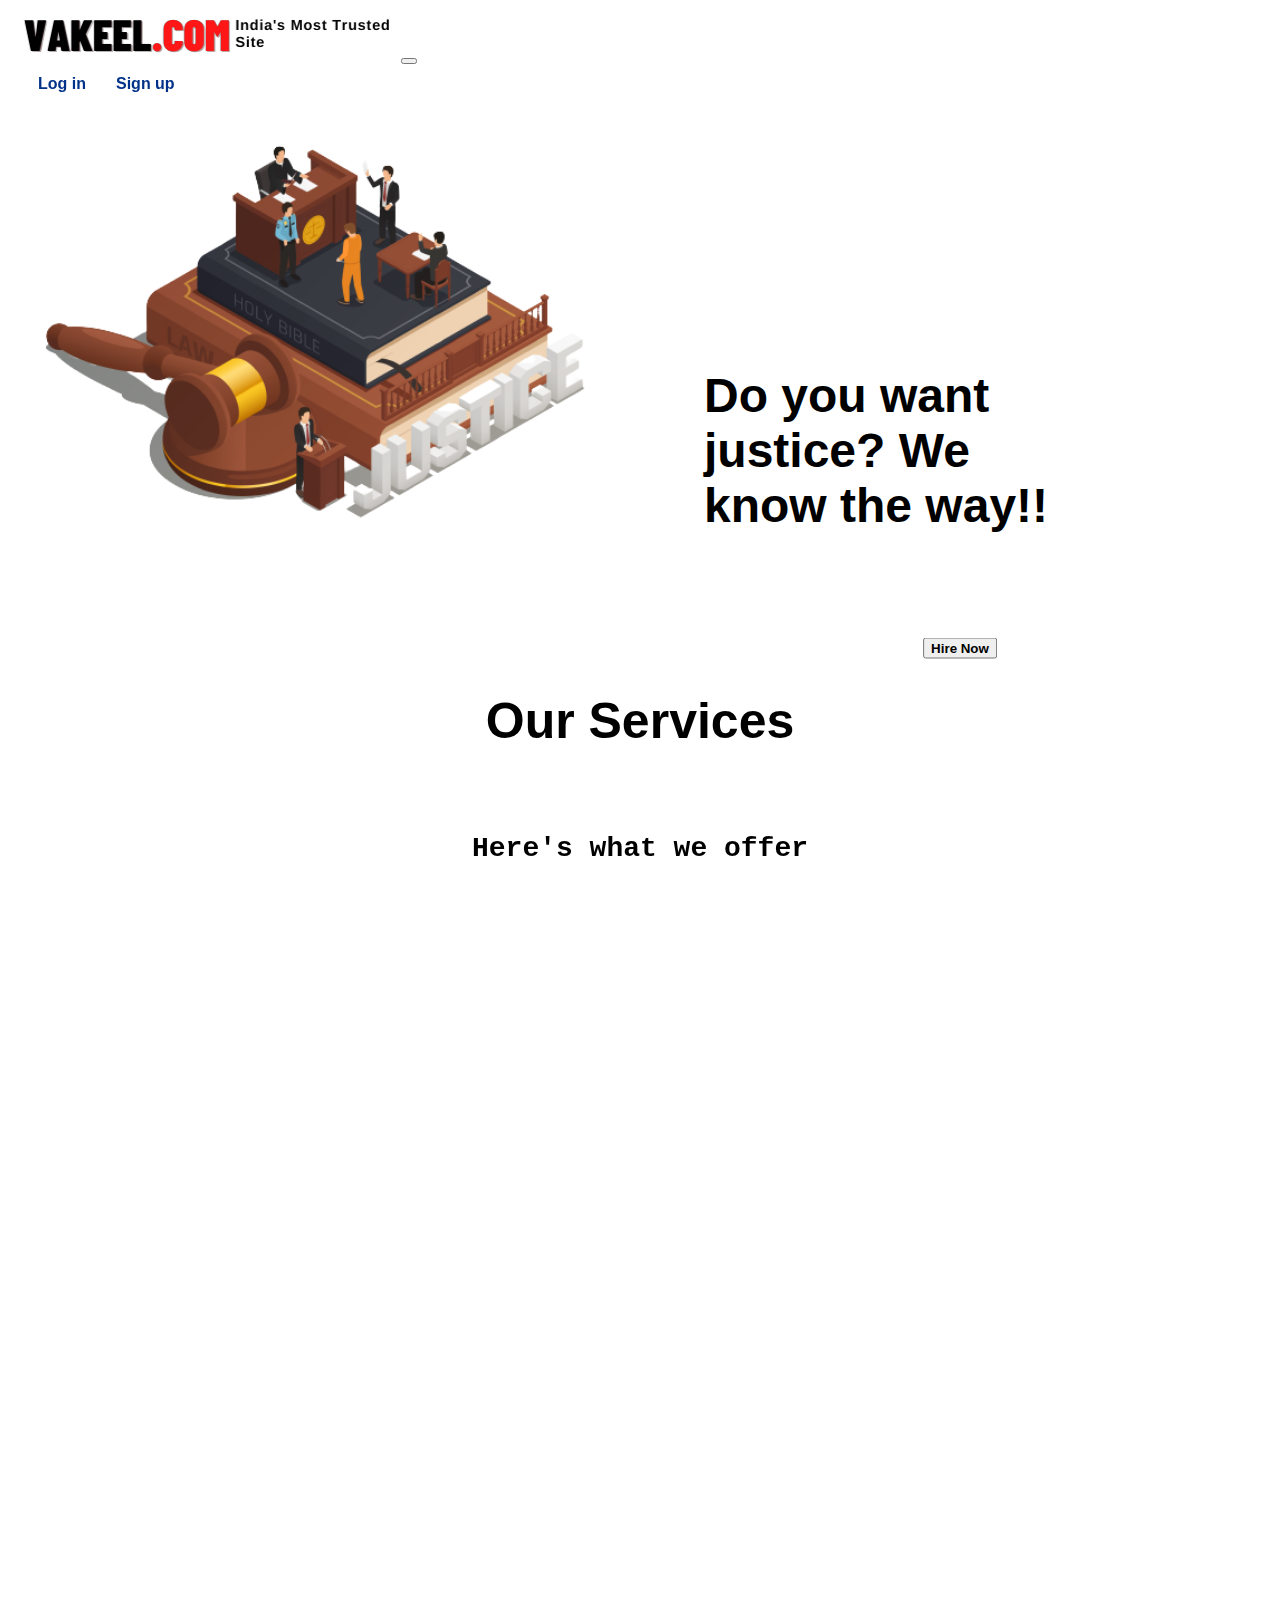
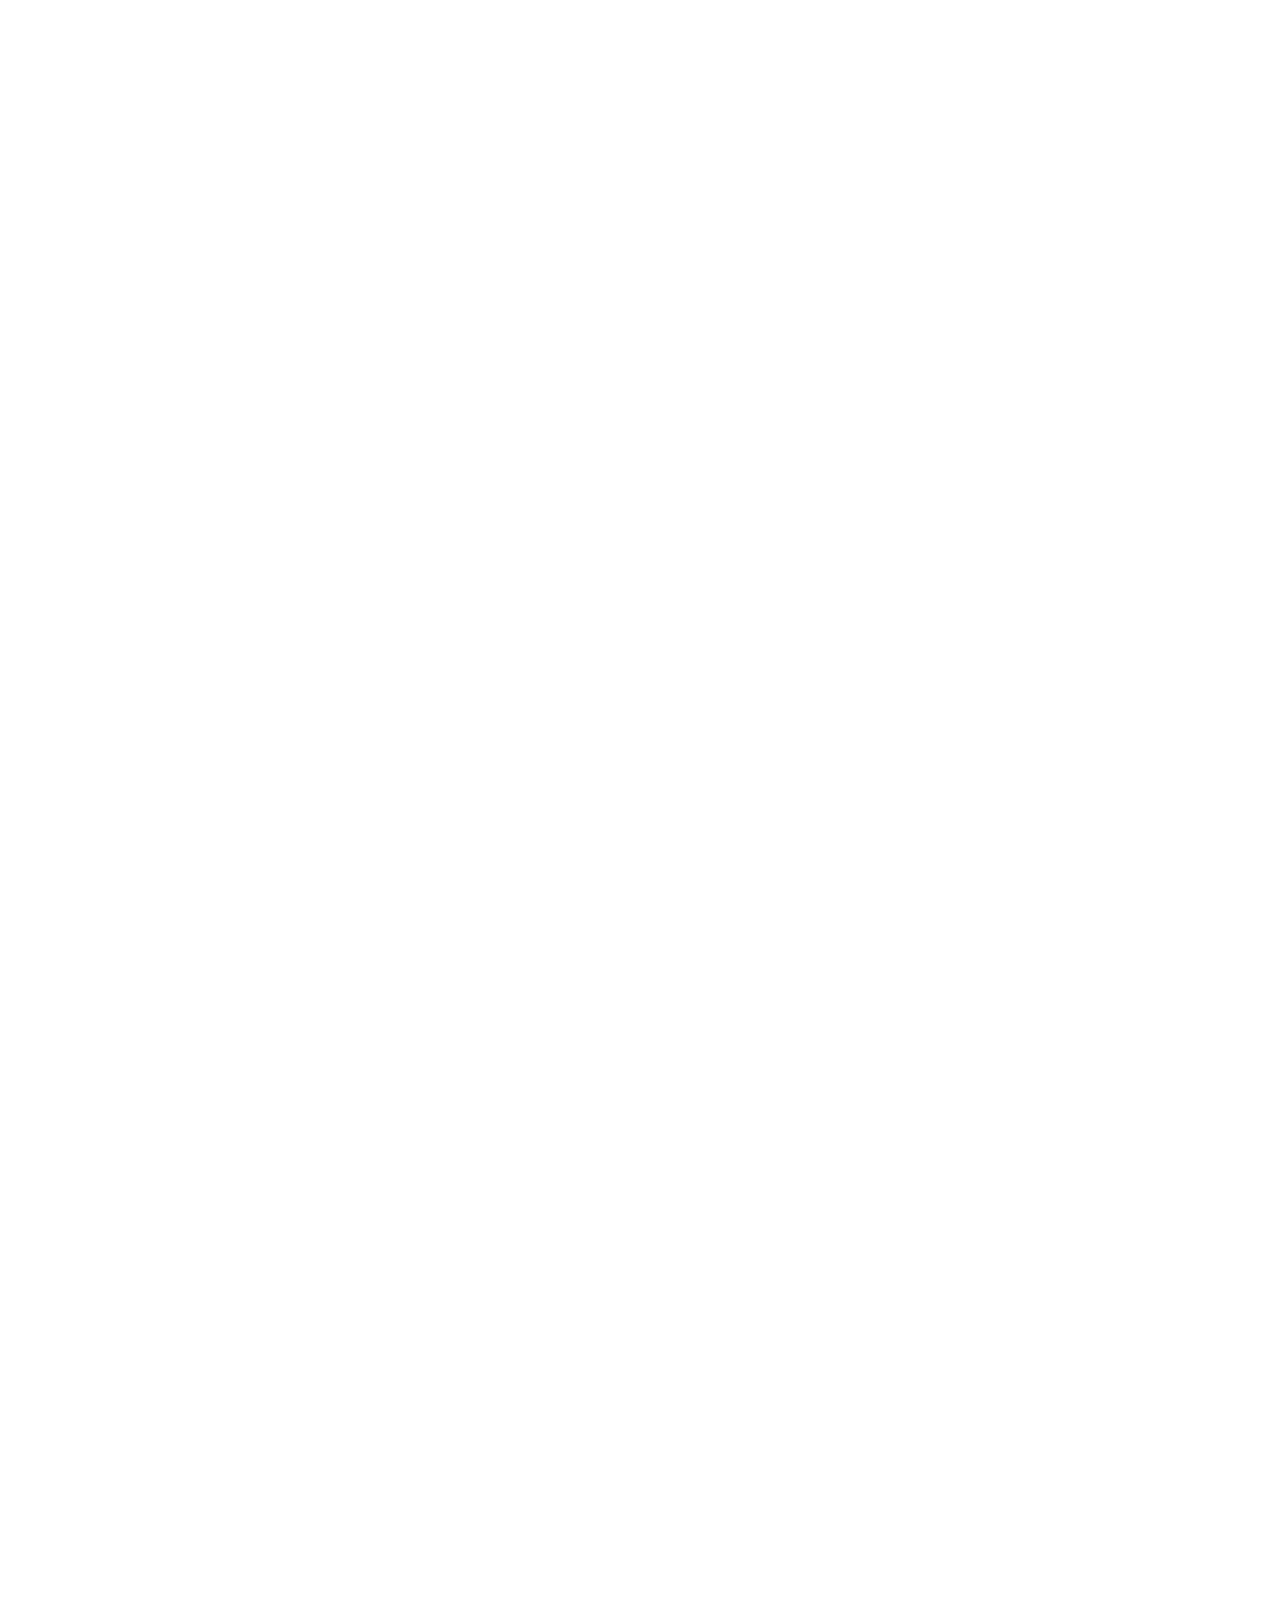
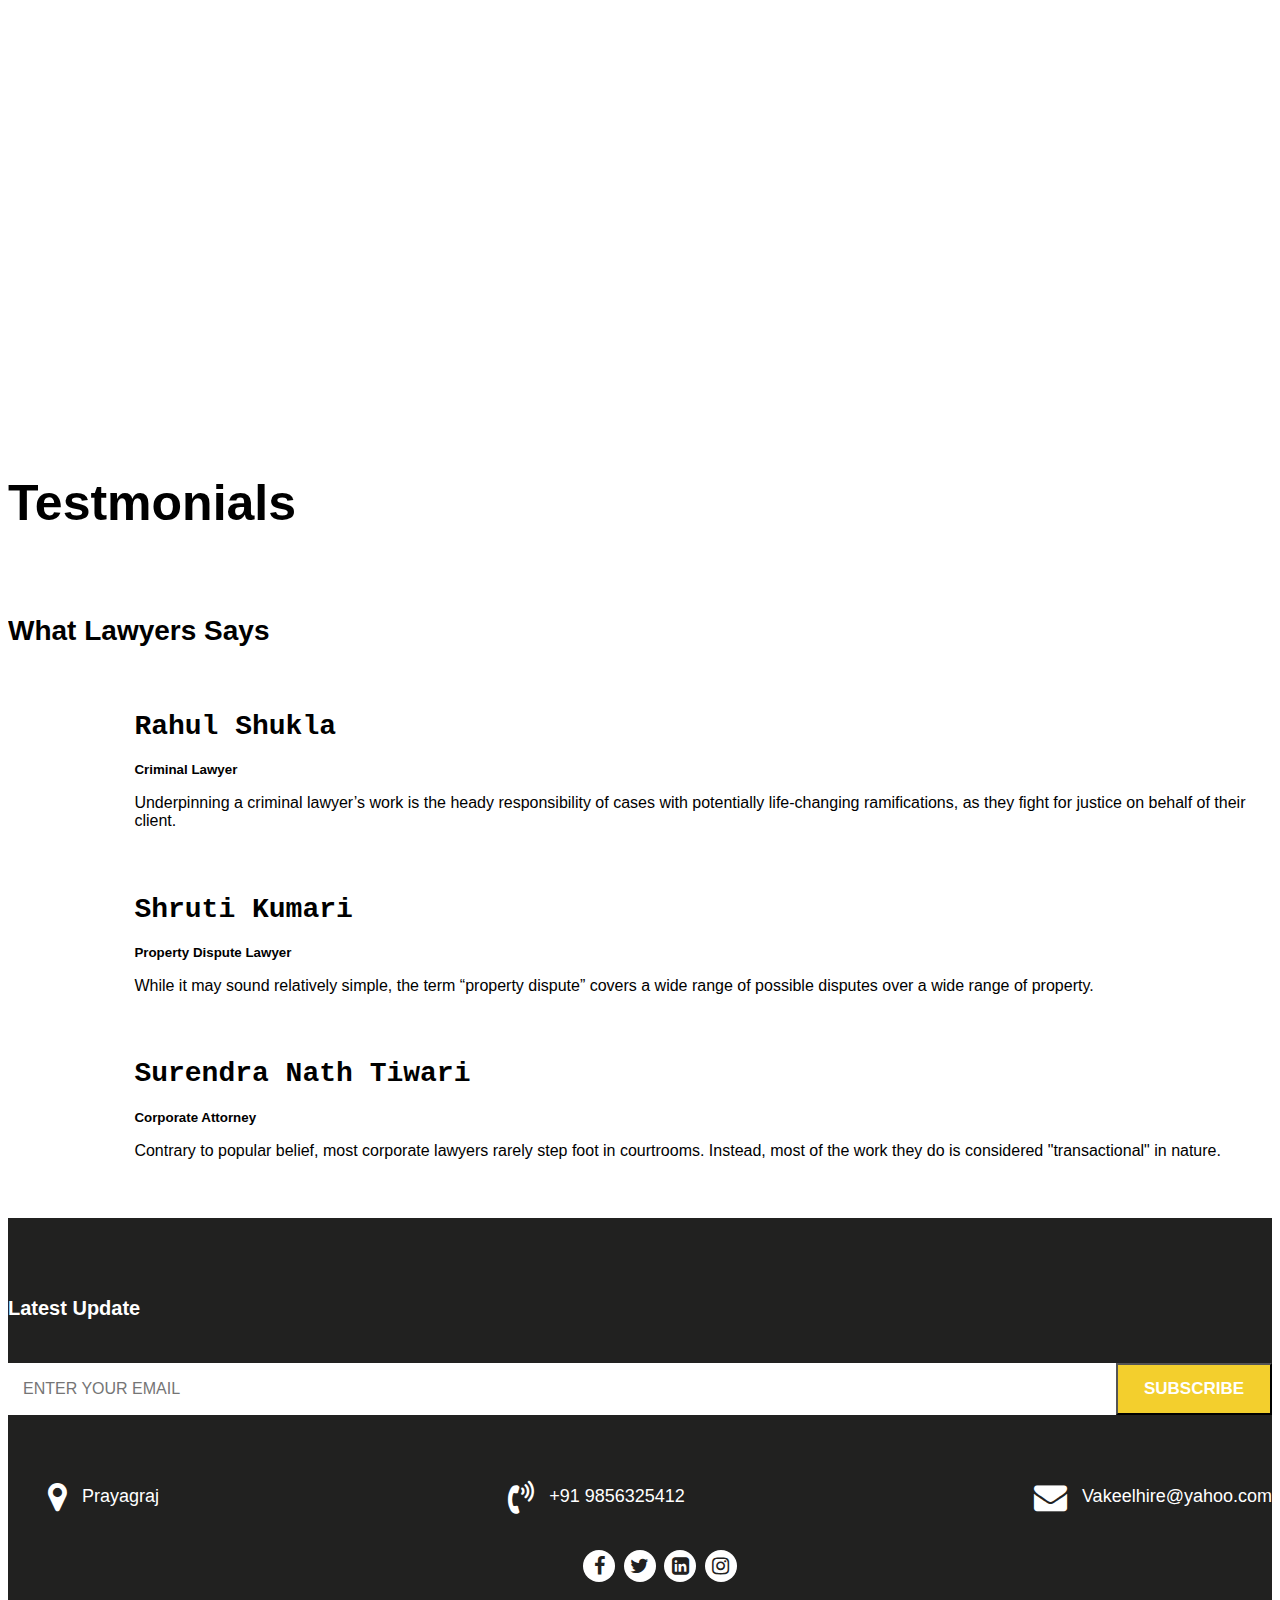
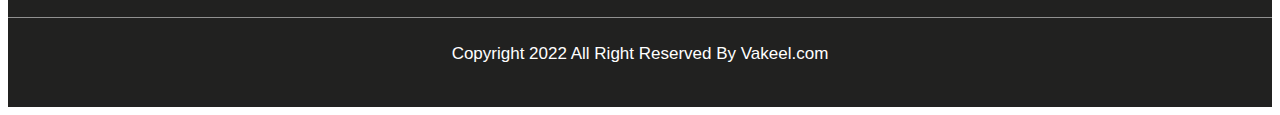
<file: Vakeel/main.html>
<!doctype html>
<html lang="en">

<head>
  <link rel="stylesheet" href="https://unpkg.com/aos@next/dist/aos.css" />
  <meta charset="utf-8">
  <meta name="viewport" content="width=device-width, initial-scale=1">
  <title>Home Page</title>
  <link href="https://cdn.jsdelivr.net/npm/bootstrap@5.2.2/dist/css/bootstrap.min.css" rel="stylesheet"
    integrity="sha384-Zenh87qX5JnK2Jl0vWa8Ck2rdkQ2Bzep5IDxbcnCeuOxjzrPF/et3URy9Bv1WTRi" crossorigin="anonymous">
</head>

<body>
  <style>
    /*--------------------------------------------------------------
# General
--------------------------------------------------------------*/
    :root {
      scroll-behavior: smooth;
    }

    body {
      font-family: "Open Sans", sans-serif;
      color: #000000;
    }

    a {
      color: #4154f1;
      text-decoration: none;
    }

    a:hover {
      color: #717ff5;
      text-decoration: none;
    }

    h1,
    h2,
    h3,
    h4,
    h5,
    h6 {
      font-family: "Nunito", sans-serif;
    }

    /*--------------------------------------------------------------
# Sections
--------------------------------------------------------------*/
    section {
      padding: 42px 0;
      overflow: hidden;
    }

    .section-header {
      text-align: center;
      padding-bottom: 30px;
    }

    .section-header h2 {
      font-size: 13px;
      letter-spacing: 1px;
      font-weight: 700;
      margin: 0;
      color: #4154f1;
      text-transform: uppercase;
    }

    .section-header p {
      margin: 10px 0 0 0;
      padding: 0;
      font-size: 38px;
      line-height: 42px;
      font-weight: 700;
      color: #012970;
    }

    @media (max-width: 768px) {
      .section-header p {
        font-size: 28px;
        line-height: 32px;
      }
    }

    /*--------------------------------------------------------------
# Breadcrumbs
--------------------------------------------------------------*/
    .breadcrumbs {
      padding: 15px 0;
      background: #012970;
      min-height: 40px;
      margin-top: 82px;
      color: #fff;
    }

    @media (max-width: 992px) {
      .breadcrumbs {
        margin-top: 57px;
      }
    }

    .breadcrumbs h2 {
      font-size: 28px;
      font-weight: 500;
    }

    .breadcrumbs ol {
      display: flex;
      flex-wrap: wrap;
      list-style: none;
      padding: 0 0 10px 0;
      margin: 0;
      font-size: 14px;
    }

    .breadcrumbs ol a {
      color: #fff;
      transition: 0.3s;
    }

    .breadcrumbs ol a:hover {
      text-decoration: underline;
    }

    .breadcrumbs ol li+li {
      padding-left: 10px;
    }

    .breadcrumbs ol li+li::before {
      display: inline-block;
      padding-right: 10px;
      color: #8894f6;
      content: "/";
    }

    /*--------------------------------------------------------------
# Disable aos animation delay on mobile devices
--------------------------------------------------------------*/
    @media screen and (max-width: 768px) {
      [data-aos-delay] {
        transition-delay: 0 !important;
      }
    }

    .navbar {
      padding: 0;
      position: fixed;
      z-index: 100000;
      width: 100%;
    }

    .navbar ul {
      margin: 0;
      padding: 0;
      display: flex;
      list-style: none;
      align-items: center;
    }

    .navbar li {
      position: relative;
    }

    .navbar a {
      display: flex;
      align-items: center;
      justify-content: space-between;
      padding: 10px 0 10px 30px;
      font-family: "Nunito", sans-serif;
      font-size: 16px;
      font-weight: 700;
      color: #013289;
      white-space: nowrap;
      transition: 0.3s;
    }

    .navbar a i {
      font-size: 12px;
      line-height: 0;
      margin-left: 5px;
    }

    .navbar a:hover,
    .navbar .active,
    .navbar li:hover>a {
      color: #4154f1;
    }

    .navbar .getstarted {
      background: #4154f1;
      padding: 8px 20px;
      margin-left: 30px;
      border-radius: 4px;
      color: #fff;
    }

    .navbar .getstarted:hover {
      color: #fff;
      background: #5969f3;
    }

    .navbar .dropdown ul {
      display: block;
      position: absolute;
      left: 14px;
      top: calc(100% + 30px);
      margin: 0;
      padding: 10px 0;
      z-index: 99;
      opacity: 0;
      visibility: hidden;
      background: #fff;
      box-shadow: 0px 0px 30px rgba(127, 137, 161, 0.25);
      transition: 0.3s;
      border-radius: 4px;
    }

    .navbar .dropdown ul li {
      min-width: 200px;
    }

    .navbar .dropdown ul a {
      padding: 10px 20px;
      font-size: 15px;
      text-transform: none;
      font-weight: 600;
    }

    .navbar .dropdown ul a i {
      font-size: 12px;
    }

    .navbar .dropdown ul a:hover,
    .navbar .dropdown ul .active:hover,
    .navbar .dropdown ul li:hover>a {
      color: #4154f1;
    }

    .navbar .dropdown:hover>ul {
      opacity: 1;
      top: 100%;
      visibility: visible;
    }

    .navbar .dropdown .dropdown ul {
      top: 0;
      left: calc(100% - 30px);
      visibility: hidden;
    }

    .navbar .dropdown .dropdown:hover>ul {
      opacity: 1;
      top: 0;
      left: 100%;
      visibility: visible;
    }

    @media (max-width: 1366px) {
      .navbar .dropdown .dropdown ul {
        left: -90%;
      }

      .navbar .dropdown .dropdown:hover>ul {
        left: -100%;
      }
    }

    /**
* Mobile Navigation 
*/
    .mobile-nav-toggle {
      color: #012970;
      font-size: 28px;
      cursor: pointer;
      display: none;
      line-height: 0;
      transition: 0.5s;
    }

    .mobile-nav-toggle.bi-x {
      color: #fff;
    }

    @media (max-width: 991px) {
      .mobile-nav-toggle {
        display: block;
      }

      .navbar ul {
        display: none;
      }
    }

    .navbar-mobile {
      position: fixed;
      overflow: hidden;
      top: 0;
      right: 0;
      left: 0;
      bottom: 0;
      background: rgba(1, 22, 61, 0.9);
      transition: 0.3s;
    }

    .navbar-mobile .mobile-nav-toggle {
      position: absolute;
      top: 15px;
      right: 15px;
    }

    .navbar-mobile ul {
      display: block;
      position: absolute;
      top: 55px;
      right: 15px;
      bottom: 15px;
      left: 15px;
      padding: 10px 0;
      border-radius: 10px;
      background-color: #fff;
      overflow-y: auto;
      transition: 0.3s;
    }

    .navbar-mobile a {
      padding: 10px 20px;
      font-size: 15px;
      color: #012970;
    }

    .navbar-mobile a:hover,
    .navbar-mobile .active,
    .navbar-mobile li:hover>a {
      color: #4154f1;
    }

    .navbar-mobile .getstarted {
      margin: 15px;
    }

    .navbar-mobile .dropdown ul {
      position: static;
      display: none;
      margin: 10px 20px;
      padding: 10px 0;
      z-index: 99;
      opacity: 1;
      visibility: visible;
      background: #fff;
      box-shadow: 0px 0px 30px rgba(127, 137, 161, 0.25);
    }

    .navbar-mobile .dropdown ul li {
      min-width: 200px;
    }

    .navbar-mobile .dropdown ul a {
      padding: 10px 20px;
    }

    .navbar-mobile .dropdown ul a i {
      font-size: 12px;
    }

    .navbar-mobile .dropdown ul a:hover,
    .navbar-mobile .dropdown ul .active:hover,
    .navbar-mobile .dropdown ul li:hover>a {
      color: #4154f1;
    }

    .navbar-mobile .dropdown>.dropdown-active {
      display: block;
    }

    /*--------------------------------------------------------------
# Hero Section
--------------------------------------------------------------*/
    .hero {
      width: 100%;
      height: 100vh;
      background: url(../img/hero-bg.png) top center no-repeat;
      background-size: cover;
    }

    .hero h1 {
      margin: 0;
      font-size: 48px;
      font-weight: 700;
      color: #012970;
    }

    .hero h2 {
      color: #444444;
      margin: 15px 0 0 0;
      font-size: 26px;
    }

    .hero .btn-get-started {
      margin-top: 30px;
      line-height: 0;
      padding: 15px 40px;
      border-radius: 4px;
      transition: 0.5s;
      color: #fff;
      background: #4154f1;
      box-shadow: 0px 5px 30px rgba(65, 84, 241, 0.4);
    }

    .hero .btn-get-started span {
      font-family: "Nunito", sans-serif;
      font-weight: 600;
      font-size: 16px;
      letter-spacing: 1px;
    }

    .hero .btn-get-started i {
      margin-left: 5px;
      font-size: 18px;
      transition: 0.3s;
    }

    .hero .btn-get-started:hover i {
      transform: translateX(5px);
    }

    .hero .hero-img {
      text-align: right;
    }

    @media (min-width: 1024px) {
      .hero {
        background-attachment: fixed;
      }
    }

    @media (max-width: 991px) {
      .hero {
        height: auto;
        padding: 120px 0 60px 0;
      }

      .hero .hero-img {
        text-align: center;
        margin-top: 8px;
      }

      .hero .hero-img img {
        width: 80%;
      }
    }

    @media (max-width: 768px) {
      .hero {
        text-align: center;
      }

      .hero h1 {
        font-size: 32px;
      }

      .hero h2 {
        font-size: 24px;
      }

      .hero .hero-img img {
        width: 100%;
      }
    }

    /*--------------------------------------------------------------
# Index Page
--------------------------------------------------------------*/

    /*--------------------------------------------------------------
# Values
--------------------------------------------------------------*/
    .values .box {
      padding: 30px;
      box-shadow: 0px 0 5px rgba(255, 255, 255, 0.08);
      text-align: center;
      transition: 0.3s;
      height: 100%;
    }

    .values .box img {
      transition: 0.5s;
      transform: scale(1.1);
    }

    .values .box h3 {
      font-size: 24px;
      color: #012970;
      font-weight: 700;
      margin-bottom: 18px;
    }

    .values .box:hover {
      box-shadow: 0px 0 30px rgba(1, 41, 112, 0.08);
      background-color: #cabbdf;
      border-radius: 4%;
    }

    .values .box:hover img {
      transform: scale(1);
    }

    /*--------------------------------------------------------------
# Counts
--------------------------------------------------------------*/
    .counts {
      padding: 70px 0 60px;
    }

    .counts .count-box {
      display: flex;
      align-items: center;
      padding: 30px;
      width: 100%;
      background: #fff;
      box-shadow: 0px 0 30px rgba(1, 41, 112, 0.08);
    }

    .counts .count-box i {
      font-size: 42px;
      line-height: 0;
      margin-right: 20px;
      color: #4154f1;
    }

    .counts .count-box span {
      font-size: 36px;
      display: block;
      font-weight: 600;
      color: #0b198f;
    }

    .counts .count-box p {
      padding: 0;
      margin: 0;
      font-family: "Nunito", sans-serif;
      font-size: 14px;
    }

    /*--------------------------------------------------------------
# Features
--------------------------------------------------------------*/
    .features .feature-box {
      padding: 24px 20px;
      box-shadow: 0px 0 30px rgba(1, 41, 112, 0.08);
      transition: 0.3s;
      height: 100%;
    }

    .features .feature-box h3 {
      font-size: 18px;
      color: #012970;
      font-weight: 700;
      margin: 0;
    }

    .features .feature-box i {
      line-height: 0;
      background: #ecf3ff;
      padding: 4px;
      margin-right: 10px;
      font-size: 24px;
      border-radius: 3px;
      transition: 0.3s;
    }

    .features .feature-box:hover i {
      background: #4154f1;
      color: #fff;
    }

    .features .feture-tabs {
      margin-top: 120px;
    }

    .features .feture-tabs h3 {
      color: #012970;
      font-weight: 700;
      font-size: 32px;
      margin-bottom: 10px;
    }

    @media (max-width: 768px) {
      .features .feture-tabs h3 {
        font-size: 28px;
      }
    }

    .features .feture-tabs .nav-pills {
      border-bottom: 1px solid #eee;
    }

    .features .feture-tabs .nav-link {
      background: none;
      text-transform: uppercase;
      font-size: 15px;
      font-weight: 600;
      color: #012970;
      padding: 12px 0;
      margin-right: 25px;
      margin-bottom: -2px;
      border-radius: 0;
    }

    .features .feture-tabs .nav-link.active {
      color: #4154f1;
      border-bottom: 3px solid #4154f1;
    }

    .features .feture-tabs .tab-content h4 {
      font-size: 18px;
      margin: 0;
      font-weight: 700;
      color: #012970;
    }

    .features .feture-tabs .tab-content i {
      font-size: 24px;
      line-height: 0;
      margin-right: 8px;
      color: #4154f1;
    }

    .features .feature-icons {
      margin-top: 10px;
    }

    .features .feature-icons h3 {
      color: #012970;
      font-weight: 700;
      font-size: 32px;
      margin-bottom: 20px;
      text-align: center;
    }

    @media (max-width: 768px) {
      .features .feature-icons h3 {
        font-size: 28px;
      }
    }

    .features .feature-icons .content .icon-box {
      display: flex;
    }

    .features .feature-icons .content .icon-box h4 {
      font-size: 20px;
      font-weight: 700;
      margin: 0 0 10px 0;
      color: #012970;
    }

    .features .feature-icons .content .icon-box i {
      font-size: 44px;
      line-height: 44px;
      color: #0245bc;
      margin-right: 15px;
    }

    .features .feature-icons .content .icon-box p {
      font-size: 15px;
      color: #848484;
    }

    /*--------------------------------------------------------------
# Services
--------------------------------------------------------------*/
    .services .service-box {
      box-shadow: 0px 0 30px rgba(1, 41, 112, 0.08);
      height: 100%;
      padding: 60px 30px;
      text-align: center;
      transition: 0.3s;
      border-radius: 5px;
    }

    .services .service-box .icon {
      font-size: 36px;
      padding: 40px 20px;
      border-radius: 4px;
      position: relative;
      margin-bottom: 25px;
      display: inline-block;
      line-height: 0;
      transition: 0.3s;
    }

    .services .service-box h3 {
      color: #444444;
      font-weight: 700;
    }

    .services .service-box .read-more {
      display: inline-flex;
      align-items: center;
      justify-content: center;
      font-weight: 600;
      font-size: 16px;
      padding: 8px 20px;
    }

    .services .service-box .read-more i {
      line-height: 0;
      margin-left: 5px;
      font-size: 18px;
    }

    .services .service-box.blue {
      border-bottom: 3px solid #2db6fa;
    }

    .services .service-box.blue .icon {
      color: #2db6fa;
      background: #dbf3fe;
    }

    .services .service-box.blue .read-more {
      color: #2db6fa;
    }

    .services .service-box.blue:hover {
      background: #2db6fa;
    }

    .services .service-box.orange {
      border-bottom: 3px solid #f68c09;
    }

    .services .service-box.orange .icon {
      color: #f68c09;
      background: #fde3c4;
    }

    .services .service-box.orange .read-more {
      color: #f68c09;
    }

    .services .service-box.orange:hover {
      background: #f68c09;
    }

    .services .service-box.green {
      border-bottom: 3px solid #08da4e;
    }

    .services .service-box.green .icon {
      color: #08da4e;
      background: #cffddf;
    }

    .services .service-box.green .read-more {
      color: #08da4e;
    }

    .services .service-box.green:hover {
      background: #08da4e;
    }

    .services .service-box.red {
      border-bottom: 3px solid #e9222c;
    }

    .services .service-box.red .icon {
      color: #e9222c;
      background: #fef7f8;
    }

    .services .service-box.red .read-more {
      color: #e9222c;
    }

    .services .service-box.red:hover {
      background: #e9222c;
    }

    .services .service-box.purple {
      border-bottom: 3px solid #b50edf;
    }

    .services .service-box.purple .icon {
      color: #b50edf;
      background: #f8e4fd;
    }

    .services .service-box.purple .read-more {
      color: #b50edf;
    }

    .services .service-box.purple:hover {
      background: #b50edf;
    }

    .services .service-box.pink {
      border-bottom: 3px solid #f51f9c;
    }

    .services .service-box.pink .icon {
      color: #f51f9c;
      background: #feecf7;
    }

    .services .service-box.pink .read-more {
      color: #f51f9c;
    }

    .services .service-box.pink:hover {
      background: #f51f9c;
    }

    .services .service-box:hover h3,
    .services .service-box:hover p,
    .services .service-box:hover .read-more {
      color: #fff;
    }

    .services .service-box:hover .icon {
      background: #fff;
    }

    .space {
      margin-top: 10%;
    }

    .centered {
      position: absolute;
      top: 50%;
      left: 70%;
      transform: translate(-50%, -50%);
      font-size: xxx-large;
      font-family: Arial, Helvetica, sans-serif;
    }

    .ter-side {
      margin-left: 20%;
    }

    .centered1 {
      position: absolute;
      top: 72%;
      left: 75%;
      transform: translate(-50%, -50%);
    }

    img.one {
      margin-top: 5%;
      height: 100%;
      width: 50%;
    }

    .topnav-right {
      float: right;
    }

    img {
      border-radius: 10%;
    }

    body {
      background-image: url(https://wallpaperaccess.com/full/1353541.jpg);
      background-repeat: no-repeat;
    }

    .card {
      margin-left: 10%;
      margin-top: 5%;
    }

    .card1 {
      margin-left: 40%;
      margin-top: 5%;
    }

    .cen {
      height: 40%;
      width: 10%;
    }
  </style>
 <nav class="navbar navbar-expand-lg bg-light" class="topnav-right">
    <div class="container-fluid"><img src="images/Logo-removebg-preview1.png" alt="Avatar">

      <button class="navbar-toggler" type="button" data-bs-toggle="collapse" data-bs-target="#navbarSupportedContent"
        aria-controls="navbarSupportedContent" aria-expanded="false" aria-label="Toggle navigation">
        <span class="navbar-toggler-icon"></span>
      </button>
      <div id="navbarSupportedContent">
        <ul class="navbar-nav me-auto mb-2 mb-lg-0">
          <li class="nav-item">
            <a class="nav-link" class="text-light" aria-current="page" href="index.html"><b>Log in</b></a>
          </li>
          <li class="nav-item">
            <a class="nav-link" class="text-light" aria-current="page" href="index2.html"><b>Sign up</b></a>
          </li>
        </ul>
      </div>
    </div>
  </nav>
  <script src="https://cdn.jsdelivr.net/npm/bootstrap@5.2.2/dist/js/bootstrap.bundle.min.js"
    integrity="sha384-OERcA2EqjJCMA+/3y+gxIOqMEjwtxJY7qPCqsdltbNJuaOe923+mo//f6V8Qbsw3" crossorigin="anonymous">
    </script>
    <div ><img class="one" src="images/overlay.png"></div>
  <div class="container">
    <div class="centered"><b>Do you want justice? We know the way!!</b></div>
  </div>
  <a class="centered1" href="index.html"><button type="button" class="btn btn-secondary btn-lg"><b>Hire Now</b></button></a>
  <section id="values" class="values">

    <div class="container aos-init aos-animate" data-aos="fade-up">

      <header class="section-header">
        <h5>Our Services</h5>
        <p><h1><b>Here's what we offer</b></h1></p>
      </header>

      <div class="row" data-aos="fade-in">

        <div class="col-lg-4">
          <div class="box aos-init aos-animate" data-aos="fade-up" data-aos-delay="200">
            <img src="images/123.gif" class="img-fluid" alt="fixed">
            <h3 class="space">Online Lawyer Hiring</h3>
            <p>We'll cover it all! From Providing Lawyer to Billing, Review. 80% of Lawyer have more than 4-5 years of
              Experience.</p>
          </div>
        </div>

        <div class="col-lg-4 mt-4 mt-lg-0">
          <div class="box aos-init aos-animate" data-aos="fade-up" data-aos-delay="400">
            <img src="images/track.gif" class="img-fluid" alt="">
            <h3 class="space">Track Case</h3>
            <p>We'll help in tracking your case from the day of Registering to Website till completion of Case.</p>
          </div>
        </div>

        <div class="col-lg-4 mt-4 mt-lg-0">
          <div class="box aos-init aos-animate" data-aos="fade-up" data-aos-delay="600">
            <img src="images/00.gif" class="img-fluid" alt="">
            <h3 class="space">Consultation</h3>
            <p>We also provide online Consultancy from experienced lawyers free of cost available 24x7.</p>
          </div>
        </div>

      </div>

    </div>
  </section>
  <script src="https://unpkg.com/aos@next/dist/aos.js"></script>
  <script>
    AOS.init();
  </script>
  <section class="section" id="testmonial">
    <div class="container">
      <h5 class="section-title text-center mb-0"><b>Testmonials</b></h5>
      <h2 class="section-subtitle mb-5 text-center">What Lawyers Says</h2>
      <div class="row">
        <div class="col-md-4 my-3 my-md-0">
          <div class="card">
            <div class="card-body">
              <div class="media align-items-center mb-3">
                <div class="media-body">
                  <h1 class="mt-1 mb-0"><b>Rahul Shukla</b></h1>
                  <small class="text-muted mb-0"><b>Criminal Lawyer</b></small>
                </div>
              </div>
              <p class="mb-0">Underpinning a criminal lawyer’s work is the heady responsibility of cases with
                potentially life-changing ramifications, as they fight for justice on behalf of their client.</p>
            </div>
          </div>
        </div>
        <div class="col-lg-4">
          <div class="card">
            <div class="card-body">
              <div class="media align-items-center mb-3">
                <div class="media-body">
                  <h1 class="mt-1 mb-0"><b>Shruti Kumari</b></h1>
                  <small class="text-muted mb-0"><b>Property Dispute Lawyer</b></small>
                </div>
              </div>
              <p class="mb-0">While it may sound relatively simple, the term “property dispute” covers a wide range of
                possible disputes over a wide range of property.</p>
            </div>
          </div>
        </div>
        <div class="col-md-4 my-3 my-md-0">
          <div class="card">
            <div class="card-body">
              <div class="media align-items-center mb-3">
                <div class="media-body">
                  <h1 class="mt-1 mb-0"><b>Surendra Nath Tiwari</b></h1>
                  <small class="text-muted mb-0"><b>Corporate Attorney</b></small>
                </div>
              </div>
              <p class="mb-0">Contrary to popular belief, most corporate lawyers rarely step foot in courtrooms.
                Instead, most of the work they do is considered "transactional" in nature.</p>
            </div>
          </div>
        </div>
      </div>
    </div>
  </section>

  <footer>
    <link rel="stylesheet" href="https://cdnjs.cloudflare.com/ajax/libs/font-awesome/4.7.0/css/font-awesome.min.css">

    <div class="footer">
      <div class="container">
        <div class="row">
          <div class="col-md-8 offset-md-2">
            <div class="news">
              <h3>Latest Update</h3>
              <form class="form_news">
                <input class="newsltter" placeholder="enter your email" type="type" name="enter your email">
                <button class="sunm_btn">SUBSCRIBE</button>
              </form>
            </div>
          </div>
          <div class=" col-md-10 offset-md-1">
            <ul class="conta">
              <li><i class="fa fa-map-marker" aria-hidden="true"></i>Prayagraj
              </li>
              <li><i class="fa fa-volume-control-phone" aria-hidden="true"></i> +91 9856325412</li>
              <li> <i class="fa fa-envelope" aria-hidden="true"></i><a href="#"> Vakeelhire@yahoo.com</a></li>
            </ul>
          </div>
          <div class="col-md-12">
            <ul class="social_icon">
              <li><a href="Javascript:void(0)"><i class="fa fa-facebook" aria-hidden="true"></i></a></li>
              <li><a href="Javascript:void(0)"><i class="fa fa-twitter" aria-hidden="true"></i></a></li>
              <li><a href="Javascript:void(0)"><i class="fa fa-linkedin-square" aria-hidden="true"></i></a></li>
              <li><a href="Javascript:void(0)"><i class="fa fa-instagram" aria-hidden="true"></i></a></li>
            </ul>
          </div>
        </div>
      </div>
      <div class="copyright">
        <div class="container">
          <div class="row">
            <div class="col-md-10 offset-md-1">
              <p>Copyright 2022 All Right Reserved By Vakeel.com</p>
            </div>
          </div>
        </div>
      </div>
    </div>
  </footer>
  <style>
    /** footer **/
    .fade-in-image {
  animation: fadeIn 5s;
  -webkit-animation: fadeIn 5s;
  -moz-animation: fadeIn 5s;
  -o-animation: fadeIn 5s;
  -ms-animation: fadeIn 5s;
}

@keyframes fadeIn {
  0% { opacity: 0; }
  100% { opacity: 1; }
}

@-moz-keyframes fadeIn {
  0% { opacity: 0; }
  100% { opacity: 1; }
}

@-webkit-keyframes fadeIn {
  0% { opacity: 0; }
  100% { opacity: 1; }
}

@-o-keyframes fadeIn {
  0% { opacity: 0; }
  100% { opacity: 1; }
}

@-ms-keyframes fadeIn {
  0% { opacity: 0; }
  100% { opacity: 1; }
}

    h1 {
      font-size: 28px;
      font-family: 'Courier New', Courier, monospace;
    }

    h5 {
      font-size: 50px;
    }

    h2 {
      font-size: 28px;
    }

    .footer {
      background: #212120;
      padding-top: 60px;
      text-align: center;
    }

    .news {
      padding-bottom: 25px;
    }

    .news h3 {
      font-weight: 600;
      font-size: 20px;
      line-height: 20px;
      text-align: left;
      color: #fff;
      padding-bottom: 25px;
    }

    .form_news {
      display: flex;
    }

    .newsltter {
      padding: 0 15px;
      margin-bottom: 25px;
      width: 100%;
      height: 52px;
      background: #fff;
      color: #212120;
      font-size: 16px;
      font-weight: normal;
      border: inherit;
      text-transform: uppercase;
    }

    .sunm_btn {
      font-size: 17px;
      transition: ease-in all 0.5s;
      background-color: #f3cf2d;
      text-transform: uppercase;
      color: #fff;
      max-width: 156px;
      width: 100%;
      display: block;
      font-weight: 600;
      height: 52px;
      margin: 0 auto;
    }

    .sunm_btn:hover {
      background-color: #ddd;
      color: #000;
    }

    ul.conta {
      display: flex;
      align-items: center;
      justify-content: space-between;
      flex-wrap: wrap;
    }

    ul.conta li {
      font-family: 'Poppins', sans-serif;
      color: #fff;
      text-align: left;
      padding-bottom: 20px;
      font-size: 18px;
      display: inline-flex;
      line-height: 30px;
    }

    ul.conta li:last-child {
      padding-right: 0;
    }

    ul.conta li i {
      padding-right: 15px;
      text-align: center;
      font-size: 33px;
      color: #fff;
    }

    ul.conta li a {
      color: #fff;
    }

    ul.social_icon {
      text-align: center;
    }

    ul.social_icon li {
      display: inline-block;
      margin: 0 2px;
    }

    ul.social_icon li a i {
      background: #fff;
      width: 32px;
      height: 32px;
      display: flex;
      align-items: center;
      justify-content: center;
      font-size: 20px;
      border-radius: 20px;
      color: #212120;
      transition: ease-in all 0.5s;
    }

    ul.social_icon li a i:hover {
      color: #f3cf2d;
      background: #fff;
      transition: ease-in all 0.5s;
    }

    .copyright {
      margin-top: 35px;
      padding-bottom: 25px;
    }

    .copyright p {
      border-top: #909090 solid 1px;
      color: #fff;
      font-size: 17px;
      line-height: 22px;
      text-align: center;
      padding-top: 25px;
      font-weight: normal;
    }

    .copyright a {
      color: #fff;
    }

    .copyright a:hover {
      color: #f3cf2d;
    }

    /** end footer **/
  </style>
</body>

</html>
</file>
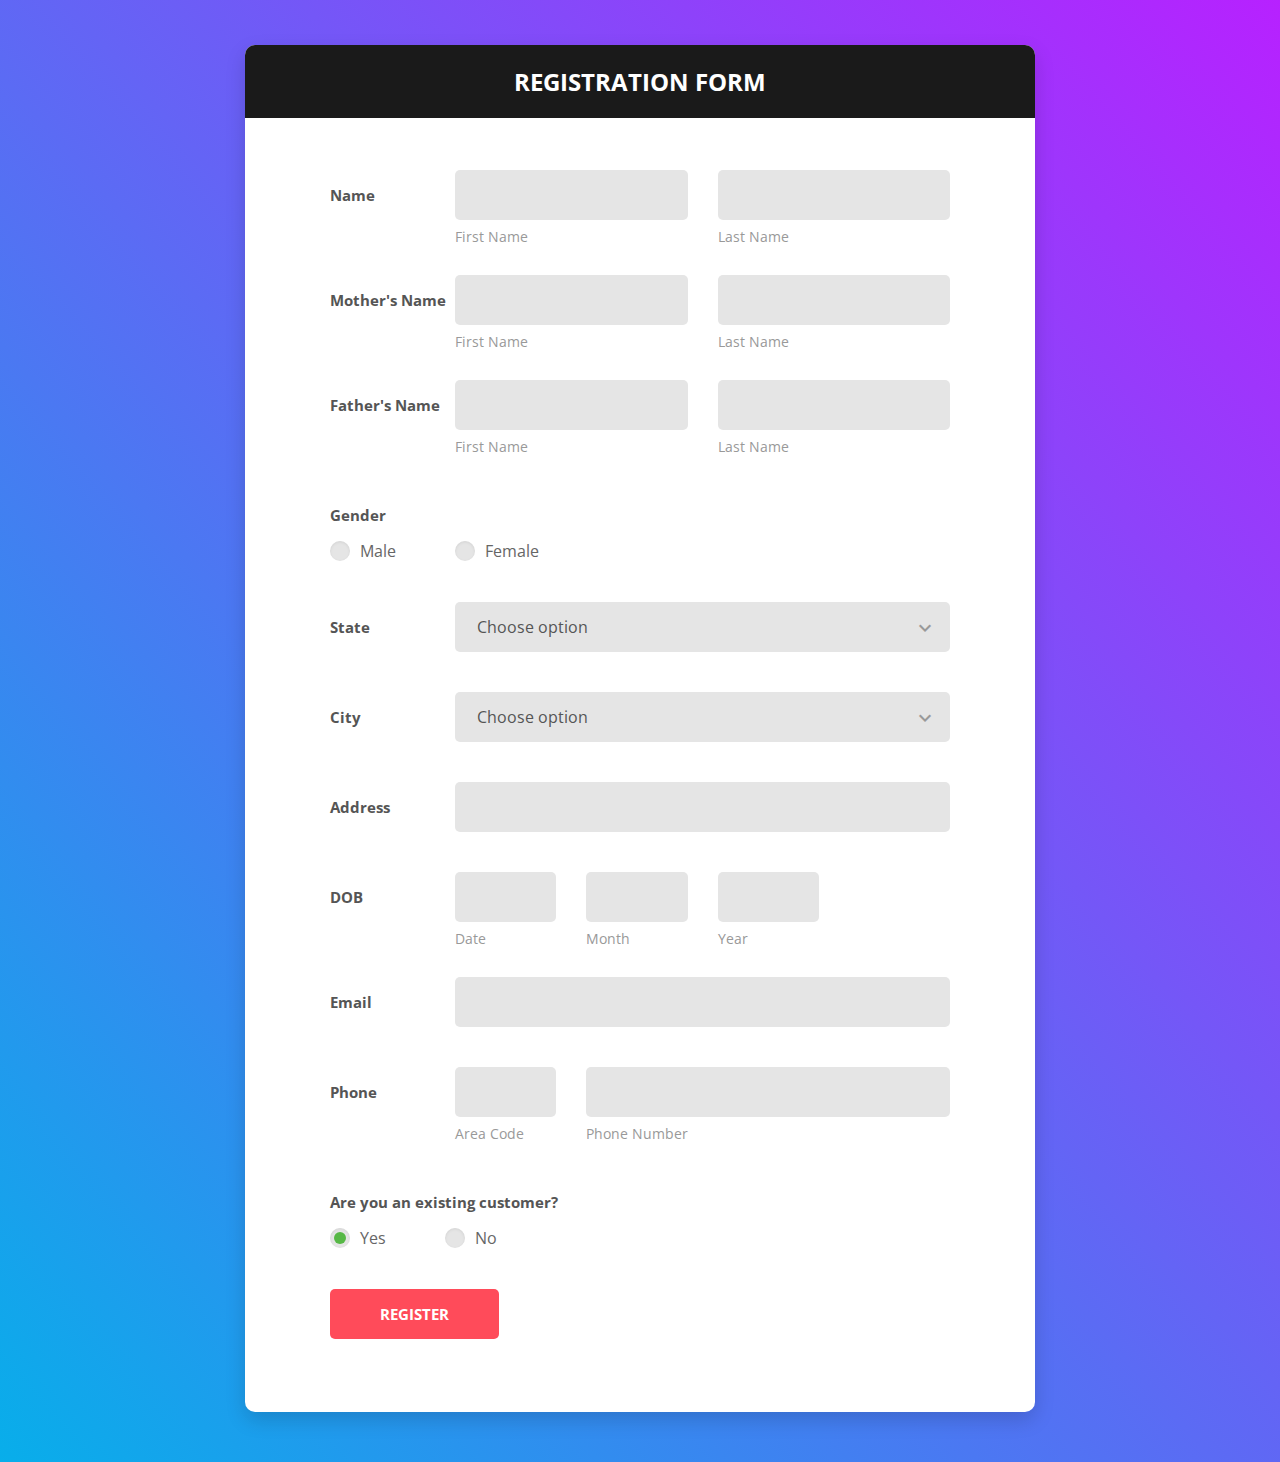
<file: Vakeel/register.html>
<!DOCTYPE html>
<html lang="en">

<head>
    
    <meta charset="UTF-8">
    <meta name="viewport" content="width=device-width, initial-scale=1, shrink-to-fit=no">
    <meta name="description" content="Colorlib Templates">
    <meta name="author" content="Colorlib">
    <meta name="keywords" content="Colorlib Templates">


    <title>Registration Form</title>

    
    <link href="vendor/mdi-font/css/material-design-iconic-font.min.css" rel="stylesheet" media="all">
    <link href="vendor/font-awesome-4.7/css/font-awesome.min.css" rel="stylesheet" media="all">
    
    <link href="https://fonts.googleapis.com/css?family=Open+Sans:300,300i,400,400i,600,600i,700,700i,800,800i"
        rel="stylesheet">

   
    <link href="vendor/select2/select2.min.css" rel="stylesheet" media="all">
    <link href="vendor/datepicker/daterangepicker.css" rel="stylesheet" media="all">


    <link href="css/main.css" rel="stylesheet" media="all">
</head>

<body>
    <div class="page-wrapper bg-gra-03 p-t-45 p-b-50">
        <div class="wrapper wrapper--w790">
            <div class="card card-5">
                <div class="card-heading">
                    <h2 class="title">Registration Form</h2>
                </div>
                <div class="card-body">
                    <form method="POST">
                        <div class="form-row m-b-55">
                            <div class="name">Name</div>
                            <div class="value">
                                <div class="row row-space">
                                    <div class="col-2">
                                        <div class="input-group-desc">
                                            <input class="input--style-5" type="text" name="first_name">
                                            <label class="label--desc">first name</label>
                                        </div>
                                    </div>
                                    <div class="col-2">
                                        <div class="input-group-desc">
                                            <input class="input--style-5" type="text" name="last_name">
                                            <label class="label--desc">last name</label>
                                        </div>
                                    </div>
                                </div>
                            </div>
                        </div>
                        <div class="form-row m-b-55">
                            <div class="name">Mother's Name</div>
                            <div class="value">
                                <div class="row row-space">
                                    <div class="col-2">
                                        <div class="input-group-desc">
                                            <input class="input--style-5" type="text" name="first_name">
                                            <label class="label--desc">first name</label>
                                        </div>
                                    </div>
                                    <div class="col-2">
                                        <div class="input-group-desc">
                                            <input class="input--style-5" type="text" name="last_name">
                                            <label class="label--desc">last name</label>
                                        </div>
                                    </div>
                                </div>
                            </div>
                        </div>
                        <div class="form-row m-b-55">
                            <div class="name">Father's Name</div>
                            <div class="value">
                                <div class="row row-space">
                                    <div class="col-2">
                                        <div class="input-group-desc">
                                            <input class="input--style-5" type="text" name="first_name">
                                            <label class="label--desc">first name</label>
                                        </div>
                                    </div>
                                    <div class="col-2">
                                        <div class="input-group-desc">
                                            <input class="input--style-5" type="text" name="last_name">
                                            <label class="label--desc">last name</label>
                                        </div>
                                    </div>
                                </div>
                            </div>
                        </div>
                        <div class="form-row p-t-20">
                            <label class="label label--block">Gender</label>
                            <div class="p-t-15">
                                <label class="radio-container m-r-55">Male
                                    <input type="radio" checked="checked" name="exist">
                                    <span class="checkmark"></span>
                                </label>
                                <label class="radio-container">Female
                                    <input type="radio" name="exist">
                                    <span class="checkmark"></span>
                                </label>
                            </div>
                        </div>
                        <div class="form-row" >
                            <div class="name">State</div>
                            <div class="value">
                                <div class="input-group">
                                    <div class="rs-select2 js-select-simple select--no-search">
                                        <select name="subject">
                                            <option disabled="disabled" selected="selected">Choose option</option>
                                            <option>State 1</option>
                                            <option>State 2</option>
                                            <option>State 3</option>
                                        </select>
                                        <div class="select-dropdown"></div>
                                    </div>
                                </div>
                            </div>
                        </div>

                        <div class="form-row">
                            <div class="name">City</div>
                            <div class="value">
                                <div class="input-group">
                                    <div class="rs-select2 js-select-simple select--no-search">
                                        <select name="subject">
                                            <option disabled="disabled" selected="selected">Choose option</option>
                                            <option>City 1</option>
                                            <option>City 2</option>
                                            <option>City 3</option>
                                        </select>
                                        <div class="select-dropdown"></div>
                                    </div>
                                </div>
                            </div>
                        </div>
                        <div class="form-row">
                            <div class="name">Address</div>
                            <div class="value">
                                <div class="input-group">
                                    <input class="input--style-5" type="text" name="email">
                                </div>
                            </div>
                        </div>
                        <div class="form-row m-b-55">
                            <div class="name">DOB</div>
                            <div class="value">
                                <div class="row row-refine">
                                    <div class="col-3">
                                        <div class="input-group-desc">
                                            <input class="input--style-5" type="text" name="area_code">
                                            <label class="label--desc">Date</label>
                                        </div>
                                    </div>
                                    <div class="col-3">
                                        <div class="input-group-desc">
                                            <input class="input--style-5" type="text" name="area_code">
                                            <label class="label--desc">Month</label>
                                        </div>
                                    </div>
                                    <div class="col-3">
                                        <div class="input-group-desc">
                                            <input class="input--style-5" type="text" name="area_code">
                                            <label class="label--desc">Year</label>
                                        </div>
                                    </div>
                                </div>
                            </div>
                        </div>
                        <div class="form-row">
                            <div class="name">Email</div>
                            <div class="value">
                                <div class="input-group">
                                    <input class="input--style-5" type="email" name="email">
                                </div>
                            </div>
                        </div>
                        <div class="form-row m-b-55">
                            <div class="name">Phone</div>
                            <div class="value">
                                <div class="row row-refine">
                                    <div class="col-3">
                                        <div class="input-group-desc">
                                            <input class="input--style-5" type="text" name="area_code">
                                            <label class="label--desc">Area Code</label>
                                        </div>
                                    </div>
                                    <div class="col-9">
                                        <div class="input-group-desc">
                                            <input class="input--style-5" type="text" name="phone">
                                            <label class="label--desc">Phone Number</label>
                                        </div>
                                    </div>
                                </div>
                            </div>
                        </div>

                        <div class="form-row p-t-20">
                            <label class="label label--block">Are you an existing customer?</label>
                            <div class="p-t-15">
                                <label class="radio-container m-r-55">Yes
                                    <input type="radio" checked="checked" name="exist">
                                    <span class="checkmark"></span>
                                </label>
                                <label class="radio-container">No
                                    <input type="radio" name="exist">
                                    <span class="checkmark"></span>
                                </label>
                            </div>
                        </div>
                        <div>
                            <a href="register2.html"><button type="button"  class="btn btn--radius-2 btn--red" >Register</button></a>
                        </div>
                    </form>
                </div>
            </div>
        </div>
    </div>
    <script src="vendor/jquery/jquery.min.js"></script>
    <script src="vendor/select2/select2.min.js"></script>
    <script src="vendor/datepicker/moment.min.js"></script>
    <script src="vendor/datepicker/daterangepicker.js"></script>

    <script src="js/global.js"></script>

</body>

</html>
</file>
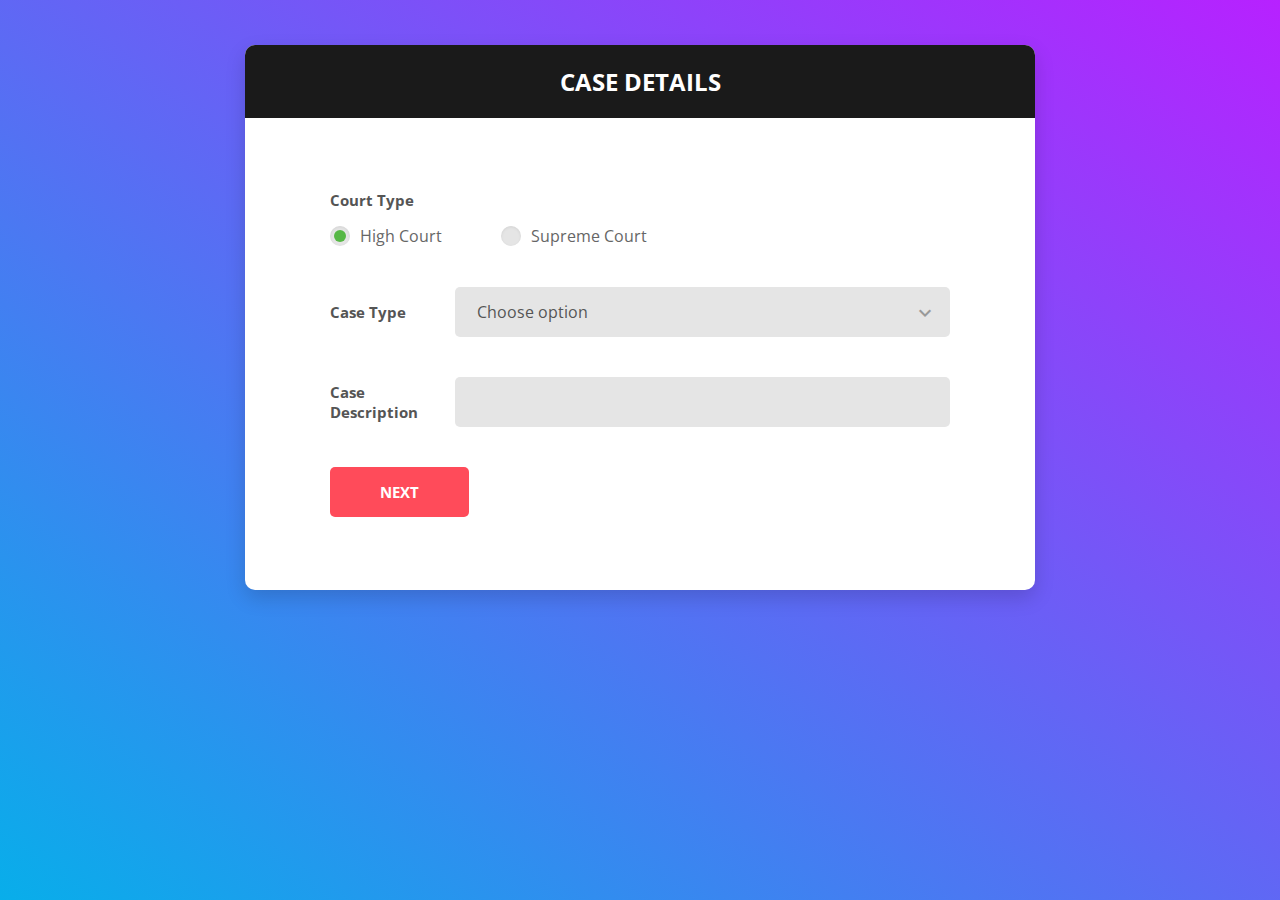
<file: Vakeel/register2.html>
<!DOCTYPE html>
<html lang="en">

<head>
    
    <meta charset="UTF-8">
    <meta name="viewport" content="width=device-width, initial-scale=1, shrink-to-fit=no">
    <meta name="description" content="Colorlib Templates">
    <meta name="author" content="Colorlib">
    <meta name="keywords" content="Colorlib Templates">

    
    <title>Case Details</title>

    
    <link href="vendor/mdi-font/css/material-design-iconic-font.min.css" rel="stylesheet" media="all">
    <link href="vendor/font-awesome-4.7/css/font-awesome.min.css" rel="stylesheet" media="all">
    
    <link href="https://fonts.googleapis.com/css?family=Open+Sans:300,300i,400,400i,600,600i,700,700i,800,800i" rel="stylesheet">


    <link href="vendor/select2/select2.min.css" rel="stylesheet" media="all">
    <link href="vendor/datepicker/daterangepicker.css" rel="stylesheet" media="all">

    <link href="css/main.css" rel="stylesheet" media="all">
</head>


<body>
    <div class="page-wrapper bg-gra-03 p-t-45 p-b-50">
        <div class="wrapper wrapper--w790">
            <div class="card card-5">
                <div class="card-heading">
                    <h2 class="title">Case Details</h2>
                </div>
                <div class="card-body">
                    <form method="POST">
                <div class="form-row p-t-20">
                    <label class="label label--block">Court Type</label>
                    <div class="p-t-15">
                        <label class="radio-container m-r-55">High Court
                            <input type="radio" checked="checked" name="exist">
                            <span class="checkmark"></span>
                        </label>
                        <label class="radio-container">Supreme Court
                            <input type="radio" name="exist">
                            <span class="checkmark"></span>
                        </label>
                    </div>
                </div>
                <div class="form-row">
                    <div class="name">Case Type</div>
                    <div class="value">
                        <div class="input-group">
                            <div class="rs-select2 js-select-simple select--no-search">
                                <select name="subject">
                                    <option disabled="disabled" selected="selected">Choose option</option>
                                    <option>Money Related</option>
                                    <option>Land Related</option>
                                    <option>Fight Issues</option>
                                </select>
                                <div class="select-dropdown"></div>
                            </div>
                        </div>
                    </div>
                </div>
                <div class="form-row">
                    <div class="name">Case Description</div>
                    <div class="value">
                        <div class="input-group">
                            <input class="input--style-5" type="email" name="email">
                        </div>
                    </div>
                </div>
                        
                        
                        
                        <div>
                            <a href="doc.html"><button class="btn btn--radius-2 btn--red" type="button">Next</button></a>
                        </div>
                    </form>
                </div>
            </div>
        </div>
    </div>

    <script src="vendor/jquery/jquery.min.js"></script>

    <script src="vendor/select2/select2.min.js"></script>
    <script src="vendor/datepicker/moment.min.js"></script>
    <script src="vendor/datepicker/daterangepicker.js"></script>

    <script src="js/global.js"></script>

</body>

</html>
</file>
<file: Vakeel/css/maine.css>
html {
  line-height: 1.15;
  /* 1 */
  -ms-text-size-adjust: 100%;
  /* 2 */
  -webkit-text-size-adjust: 100%;
  /* 2 */
}

body {
  margin: 0;
}

article,
aside,
footer,
header,
nav,
section {
  display: block;
}

h1 {
  font-size: 2em;
  margin: 0.67em 0;
}

figcaption,
figure,
main {
  /* 1 */
  display: block;
}

figure {
  margin: 1em 40px;
}

hr {
  box-sizing: content-box;
  height: 0;
  overflow: visible;
}

pre {
  font-family: monospace, monospace;
  /* 1 */
  font-size: 1em;
  /* 2 */
}

a {
  background-color: transparent;
  -webkit-text-decoration-skip: objects;
}

abbr[title] {
  border-bottom: none;
  text-decoration: underline;
  text-decoration: underline dotted;
}

b,
strong {
  font-weight: inherit;
}

b,
strong {
  font-weight: bolder;
}

code,
kbd,
samp {
  font-family: monospace, monospace;
  font-size: 1em;
}

dfn {
  font-style: italic;
}

mark {
  background-color: #ff0;
  color: #000;
}

small {
  font-size: 80%;
}

sub,
sup {
  font-size: 75%;
  line-height: 0;
  position: relative;
  vertical-align: baseline;
}

sub {
  bottom: -0.25em;
}

sup {
  top: -0.5em;
}

audio,
video {
  display: inline-block;
}

audio:not([controls]) {
  display: none;
  height: 0;
}

img {
  border-style: none;
}

svg:not(:root) {
  overflow: hidden;
}

button,
input,
optgroup,
select,
textarea {
  font-family: sans-serif;
  font-size: 100%;
  line-height: 1.15;
  margin: 0;
}

button,
input {
  overflow: visible;
}

button,
select {
  text-transform: none;
}

button,
html [type="button"],
[type="reset"],
[type="submit"] {
  -webkit-appearance: button;
}

button::-moz-focus-inner,
[type="button"]::-moz-focus-inner,
[type="reset"]::-moz-focus-inner,
[type="submit"]::-moz-focus-inner {
  border-style: none;
  padding: 0;
}

button:-moz-focusring,
[type="button"]:-moz-focusring,
[type="reset"]:-moz-focusring,
[type="submit"]:-moz-focusring {
  outline: 1px dotted ButtonText;
}

fieldset {
  padding: 0.35em 0.75em 0.625em;
}

legend {
  box-sizing: border-box;
  /* 1 */
  color: inherit;
  /* 2 */
  display: table;
  /* 1 */
  max-width: 100%;
  /* 1 */
  padding: 0;
  /* 3 */
  white-space: normal;
  /* 1 */
}

progress {
  display: inline-block;
  vertical-align: baseline;
}

textarea {
  overflow: auto;
}

[type="checkbox"],
[type="radio"] {
  box-sizing: border-box;
  padding: 0;
}

[type="number"]::-webkit-inner-spin-button,
[type="number"]::-webkit-outer-spin-button {
  height: auto;
}

[type="search"] {
  -webkit-appearance: textfield;
  outline-offset: -2px;
}

[type="search"]::-webkit-search-cancel-button,
[type="search"]::-webkit-search-decoration {
  -webkit-appearance: none;
}

::-webkit-file-upload-button {
  -webkit-appearance: button;
  font: inherit;

}

details,
menu {
  display: block;
}

summary {
  display: list-item;
}

canvas {
  display: inline-block;
}

template {
  display: none;
}

[hidden] {
  display: none;
}

html {
  height: 100%;
}

fieldset {
  margin: 0;
  padding: 0;
  -webkit-margin-start: 0;
  -webkit-margin-end: 0;
  -webkit-padding-before: 0;
  -webkit-padding-start: 0;
  -webkit-padding-end: 0;
  -webkit-padding-after: 0;
  border: 0;
}

legend {
  margin: 0;
  padding: 0;
  display: block;
  -webkit-padding-start: 0;
  -webkit-padding-end: 0;
}

.choices {
  position: relative;
  margin-bottom: 24px;
  font-size: 16px;
}

.choices:focus {
  outline: none;
}

.choices:last-child {
  margin-bottom: 0;
}

.choices.is-disabled .choices__inner, .choices.is-disabled .choices__input {
  background-color: #EAEAEA;
  cursor: not-allowed;
  -webkit-user-select: none;
     -moz-user-select: none;
      -ms-user-select: none;
          user-select: none;
}

.choices.is-disabled .choices__item {
  cursor: not-allowed;
}

.choices[data-type*="select-one"] {
  cursor: pointer;
}

.choices[data-type*="select-one"] .choices__inner {
  padding-bottom: 7.5px;
}

.choices[data-type*="select-one"] .choices__input {
  display: block;
  width: 100%;
  padding: 10px;
  border-bottom: 1px solid #DDDDDD;
  background-color: #FFFFFF;
  margin: 0;
}

.choices[data-type*="select-one"] .choices__button {
  background-image: url("../../icons/cross-inverse.svg");
  padding: 0;
  background-size: 8px;
  height: 100%;
  position: absolute;
  top: 50%;
  right: 0;
  margin-top: -10px;
  margin-right: 25px;
  height: 20px;
  width: 20px;
  border-radius: 10em;
  opacity: .5;
}

.choices[data-type*="select-one"] .choices__button:hover, .choices[data-type*="select-one"] .choices__button:focus {
  opacity: 1;
}

.choices[data-type*="select-one"] .choices__button:focus {
  box-shadow: 0px 0px 0px 2px #00BCD4;
}

.choices[data-type*="select-one"]:after {
  content: "";
  height: 0;
  width: 0;
  border-style: solid;
  border-color: #333333 transparent transparent transparent;
  border-width: 5px;
  position: absolute;
  right: 11.5px;
  top: 50%;
  margin-top: -2.5px;
  pointer-events: none;
}

.choices[data-type*="select-one"].is-open:after {
  border-color: transparent transparent #333333 transparent;
  margin-top: -7.5px;
}

.choices[data-type*="select-one"][dir="rtl"]:after {
  left: 11.5px;
  right: auto;
}

.choices[data-type*="select-one"][dir="rtl"] .choices__button {
  right: auto;
  left: 0;
  margin-left: 25px;
  margin-right: 0;
}

.choices[data-type*="select-multiple"] .choices__inner, .choices[data-type*="text"] .choices__inner {
  cursor: text;
}

.choices[data-type*="select-multiple"] .choices__button, .choices[data-type*="text"] .choices__button {
  position: relative;
  display: inline-block;
  margin-top: 0;
  margin-right: -4px;
  margin-bottom: 0;
  margin-left: 8px;
  padding-left: 16px;
  border-left: 1px solid #008fa1;
  background-image: url("../../icons/cross.svg");
  background-size: 8px;
  width: 8px;
  line-height: 1;
  opacity: .75;
}

.choices[data-type*="select-multiple"] .choices__button:hover, .choices[data-type*="select-multiple"] .choices__button:focus, .choices[data-type*="text"] .choices__button:hover, .choices[data-type*="text"] .choices__button:focus {
  opacity: 1;
}

.choices__inner {
  display: inline-block;
  vertical-align: top;
  width: 100%;
  background-color: #f9f9f9;
  padding: 7.5px 7.5px 3.75px;
  border: 1px solid #DDDDDD;
  border-radius: 2.5px;
  font-size: 14px;
  min-height: 44px;
  overflow: hidden;
}

.is-focused .choices__inner, .is-open .choices__inner {
  border-color: #b7b7b7;
}

.is-open .choices__inner {
  border-radius: 2.5px 2.5px 0 0;
}

.is-flipped.is-open .choices__inner {
  border-radius: 0 0 2.5px 2.5px;
}

.choices__list {
  margin: 0;
  padding-left: 0;
  list-style: none;
}

.choices__list--single {
  display: inline-block;
  padding: 4px 16px 4px 4px;
  width: 100%;
}

[dir="rtl"] .choices__list--single {
  padding-right: 4px;
  padding-left: 16px;
}

.choices__list--single .choices__item {
  width: 100%;
}

.choices__list--multiple {
  display: inline;
}

.choices__list--multiple .choices__item {
  display: inline-block;
  vertical-align: middle;
  border-radius: 20px;
  padding: 4px 10px;
  font-size: 12px;
  font-weight: 500;
  margin-right: 3.75px;
  margin-bottom: 3.75px;
  background-color: #00BCD4;
  border: 1px solid #00a5bb;
  color: #FFFFFF;
  word-break: break-all;
}

.choices__list--multiple .choices__item[data-deletable] {
  padding-right: 5px;
}

[dir="rtl"] .choices__list--multiple .choices__item {
  margin-right: 0;
  margin-left: 3.75px;
}

.choices__list--multiple .choices__item.is-highlighted {
  background-color: #00a5bb;
  border: 1px solid #008fa1;
}

.is-disabled .choices__list--multiple .choices__item {
  background-color: #aaaaaa;
  border: 1px solid #919191;
}

.choices__list--dropdown {
  display: none;
  z-index: 1;
  position: absolute;
  width: 100%;
  background-color: #FFFFFF;
  border: 1px solid #DDDDDD;
  top: 100%;
  margin-top: -1px;
  border-bottom-left-radius: 2.5px;
  border-bottom-right-radius: 2.5px;
  overflow: hidden;
  word-break: break-all;
}

.choices__list--dropdown.is-active {
  display: block;
}

.is-open .choices__list--dropdown {
  border-color: #b7b7b7;
}

.is-flipped .choices__list--dropdown {
  top: auto;
  bottom: 100%;
  margin-top: 0;
  margin-bottom: -1px;
  border-radius: .25rem .25rem 0 0;
}

.choices__list--dropdown .choices__list {
  position: relative;
  max-height: 300px;
  overflow: auto;
  -webkit-overflow-scrolling: touch;
  will-change: scroll-position;
}

.choices__list--dropdown .choices__item {
  position: relative;
  padding: 10px;
  font-size: 14px;
}

[dir="rtl"] .choices__list--dropdown .choices__item {
  text-align: right;
}

@media (min-width: 640px) {
  .choices__list--dropdown .choices__item--selectable {
    padding-right: 100px;
  }
  .choices__list--dropdown .choices__item--selectable:after {
    content: attr(data-select-text);
    font-size: 12px;
    opacity: 0;
    position: absolute;
    right: 10px;
    top: 50%;
    transform: translateY(-50%);
  }
  [dir="rtl"] .choices__list--dropdown .choices__item--selectable {
    text-align: right;
    padding-left: 100px;
    padding-right: 10px;
  }
  [dir="rtl"] .choices__list--dropdown .choices__item--selectable:after {
    right: auto;
    left: 10px;
  }
}

.choices__list--dropdown .choices__item--selectable.is-highlighted {
  background-color: #f2f2f2;
}

.choices__list--dropdown .choices__item--selectable.is-highlighted:after {
  opacity: .5;
}

.choices__item {
  cursor: default;
}

.choices__item--selectable {
  cursor: pointer;
}

.choices__item--disabled {
  cursor: not-allowed;
  -webkit-user-select: none;
     -moz-user-select: none;
      -ms-user-select: none;
          user-select: none;
  opacity: .5;
}

.choices__heading {
  font-weight: 600;
  font-size: 12px;
  padding: 10px;
  border-bottom: 1px solid #f7f7f7;
  color: gray;
}

.choices__button {
  text-indent: -9999px;
  -webkit-appearance: none;
  -moz-appearance: none;
       appearance: none;
  border: 0;
  background-color: transparent;
  background-repeat: no-repeat;
  background-position: center;
  cursor: pointer;
}

.choices__button:focus {
  outline: none;
}

.choices__input {
  display: inline-block;
  vertical-align: baseline;
  background-color: #f9f9f9;
  font-size: 14px;
  margin-bottom: 5px;
  border: 0;
  border-radius: 0;
  max-width: 100%;
  padding: 4px 0 4px 2px;
}

.choices__input:focus {
  outline: 0;
}

[dir="rtl"] .choices__input {
  padding-right: 2px;
  padding-left: 0;
}

.choices__placeholder {
  opacity: .5;
}

input,
button {
  font-family: 'Poppins', sans-serif;
}

* {
  box-sizing: border-box;
}

.s130 {
  min-height: 100vh;
  display: -ms-flexbox;
  display: flex;
  -ms-flex-pack: center;
      justify-content: center;
  font-family: 'Poppins', sans-serif;
  background: url("../images/11.jpg");
  background-position: bottom right;
  background-repeat: no-repeat;
  background-size: 100%;
  padding: 15px;
}

.s130 form {
  width: 100%;
  max-width: 790px;
  padding-top: 24vh;
}

.s130 form .inner-form {
  display: -ms-flexbox;
  display: flex;
  width: 100%;
  -ms-flex-pack: justify;
      justify-content: space-between;
  -ms-flex-align: center;
      align-items: center;
  box-shadow: 0px 8px 20px 0px rgba(0, 0, 0, 0.15);
  border-radius: 34px;
  overflow: hidden;
  margin-bottom: 30px;
}

.s130 form .inner-form .input-field {
  height: 68px;
}

.s130 form .inner-form .input-field input {
  height: 100%;
  background: transparent;
  border: 0;
  display: block;
  width: 100%;
  padding: 10px 0;
  font-size: 16px;
  color: #000;
}

.s130 form .inner-form .input-field input.placeholder {
  color: #222;
  font-size: 16px;
}

.s130 form .inner-form .input-field input:-moz-placeholder {
  color: #222;
  font-size: 16px;
}

.s130 form .inner-form .input-field input::-webkit-input-placeholder {
  color: #222;
  font-size: 16px;
}

.s130 form .inner-form .input-field input:hover, .s130 form .inner-form .input-field input:focus {
  box-shadow: none;
  outline: 0;
}

.s130 form .inner-form .input-field.first-wrap {
  -ms-flex-positive: 1;
      flex-grow: 1;
  display: -ms-flexbox;
  display: flex;
  -ms-flex-align: center;
      align-items: center;
  background: #d9f1e3;
}

.s130 form .inner-form .input-field.first-wrap input {
  -ms-flex-positive: 1;
      flex-grow: 1;
}

.s130 form .inner-form .input-field.first-wrap .svg-wrapper {
  min-width: 80px;
  display: -ms-flexbox;
  display: flex;
  -ms-flex-pack: center;
      justify-content: center;
  -ms-flex-align: center;
      align-items: center;
}

.s130 form .inner-form .input-field.first-wrap svg {
  width: 36px;
  height: 36px;
  fill: #222;
}

.s130 form .inner-form .input-field.second-wrap {
  min-width: 216px;
}

.s130 form .inner-form .input-field.second-wrap .btn-search {
  height: 100%;
  width: 100%;
  white-space: nowrap;
  font-size: 16px;
  color: #fff;
  border: 0;
  cursor: pointer;
  position: relative;
  z-index: 0;
  background: #00ad5f;
  transition: all .2s ease-out, color .2s ease-out;
  font-weight: 300;
}

.s130 form .inner-form .input-field.second-wrap .btn-search:hover {
  background: #009451;
}

.s130 form .inner-form .input-field.second-wrap .btn-search:focus {
  outline: 0;
  box-shadow: none;
}

.s130 form .info {
  margin-left: 2%;
  font-size: 15px;
  color: rgb(0, 0, 0);
  padding-left: 26px;
}

@media screen and (max-width: 992px) {
  .s130 form .inner-form .input-field {
    height: 50px;
  }
}

@media screen and (max-width: 767px) {
  .s130 form .inner-form .input-field.first-wrap .svg-wrapper {
    min-width: 40px;
    display: -ms-flexbox;
    display: flex;
    -ms-flex-pack: center;
        justify-content: center;
    -ms-flex-align: center;
        align-items: center;
    padding: 0 10px;
  }
  .s130 form .inner-form .input-field.first-wrap svg {
    width: 26px;
    height: 26px;
    fill: #222;
  }
  .s130 form .inner-form .input-field.second-wrap {
    min-width: 100px;
  }
  .s130 form .inner-form .input-field.second-wrap .btn-search {
    font-size: 13px;
  }
}
</file>
<file: Vakeel/vendor/datepicker/daterangepicker.css>
.daterangepicker {
  position: absolute;
  color: inherit;
  background-color: #fff;
  border-radius: 4px;
  width: 278px;
  padding: 4px;
  margin-top: 1px;
  top: 100px;
  left: 20px;
  /* Calendars */ }
  .daterangepicker:before, .daterangepicker:after {
    position: absolute;
    display: inline-block;
    border-bottom-color: rgba(0, 0, 0, 0.2);
    content: ''; }
  .daterangepicker:before {
    top: -7px;
    border-right: 7px solid transparent;
    border-left: 7px solid transparent;
    border-bottom: 7px solid #ccc; }
  .daterangepicker:after {
    top: -6px;
    border-right: 6px solid transparent;
    border-bottom: 6px solid #fff;
    border-left: 6px solid transparent; }
  .daterangepicker.opensleft:before {
    right: 9px; }
  .daterangepicker.opensleft:after {
    right: 10px; }
  .daterangepicker.openscenter:before {
    left: 0;
    right: 0;
    width: 0;
    margin-left: auto;
    margin-right: auto; }
  .daterangepicker.openscenter:after {
    left: 0;
    right: 0;
    width: 0;
    margin-left: auto;
    margin-right: auto; }
  .daterangepicker.opensright:before {
    left: 9px; }
  .daterangepicker.opensright:after {
    left: 10px; }
  .daterangepicker.dropup {
    margin-top: -5px; }
    .daterangepicker.dropup:before {
      top: initial;
      bottom: -7px;
      border-bottom: initial;
      border-top: 7px solid #ccc; }
    .daterangepicker.dropup:after {
      top: initial;
      bottom: -6px;
      border-bottom: initial;
      border-top: 6px solid #fff; }
  .daterangepicker.dropdown-menu {
    max-width: none;
    z-index: 3001; }
  .daterangepicker.single .ranges, .daterangepicker.single .calendar {
    float: none; }
  .daterangepicker.show-calendar .calendar {
    display: block; }
  .daterangepicker .calendar {
    display: none;
    max-width: 270px;
    margin: 4px; }
    .daterangepicker .calendar.single .calendar-table {
      border: none; }
    .daterangepicker .calendar th, .daterangepicker .calendar td {
      white-space: nowrap;
      text-align: center;
      min-width: 32px; }
  .daterangepicker .calendar-table {
    border: 1px solid #fff;
    padding: 4px;
    border-radius: 4px;
    background-color: #fff; }
  .daterangepicker table {
    width: 100%;
    margin: 0; }
  .daterangepicker td, .daterangepicker th {
    text-align: center;
    width: 20px;
    height: 20px;
    border-radius: 4px;
    border: 1px solid transparent;
    white-space: nowrap;
    cursor: pointer; }
    .daterangepicker td.available:hover, .daterangepicker th.available:hover {
      background-color: #eee;
      border-color: transparent;
      color: inherit; }
    .daterangepicker td.week, .daterangepicker th.week {
      font-size: 80%;
      color: #ccc; }
  .daterangepicker td.off, .daterangepicker td.off.in-range, .daterangepicker td.off.start-date, .daterangepicker td.off.end-date {
    background-color: #fff;
    border-color: transparent;
    color: #999; }
  .daterangepicker td.in-range {
    background-color: #ebf4f8;
    border-color: transparent;
    color: #000;
    border-radius: 0; }
  .daterangepicker td.start-date {
    border-radius: 4px 0 0 4px; }
  .daterangepicker td.end-date {
    border-radius: 0 4px 4px 0; }
  .daterangepicker td.start-date.end-date {
    border-radius: 4px; }
  .daterangepicker td.active, .daterangepicker td.active:hover {
    background-color: #357ebd;
    border-color: transparent;
    color: #fff; }
  .daterangepicker th.month {
    width: auto; }
  .daterangepicker td.disabled, .daterangepicker option.disabled {
    color: #999;
    cursor: not-allowed;
    text-decoration: line-through; }
  .daterangepicker select.monthselect, .daterangepicker select.yearselect {
    font-size: 12px;
    padding: 1px;
    height: auto;
    margin: 0;
    cursor: default; }
  .daterangepicker select.monthselect {
    margin-right: 2%;
    width: 56%; }
  .daterangepicker select.yearselect {
    width: 40%; }
  .daterangepicker select.hourselect, .daterangepicker select.minuteselect, .daterangepicker select.secondselect, .daterangepicker select.ampmselect {
    width: 50px;
    margin-bottom: 0; }
  .daterangepicker .input-mini {
    border: 1px solid #ccc;
    border-radius: 4px;
    color: #555;
    height: 30px;
    line-height: 30px;
    display: block;
    vertical-align: middle;
    margin: 0 0 5px 0;
    padding: 0 6px 0 28px;
    width: 100%; }
    .daterangepicker .input-mini.active {
      border: 1px solid #08c;
      border-radius: 4px; }
  .daterangepicker .daterangepicker_input {
    position: relative; }
    .daterangepicker .daterangepicker_input i {
      position: absolute;
      left: 8px;
      top: 8px; }
  .daterangepicker.rtl .input-mini {
    padding-right: 28px;
    padding-left: 6px; }
  .daterangepicker.rtl .daterangepicker_input i {
    left: auto;
    right: 8px; }
  .daterangepicker .calendar-time {
    text-align: center;
    margin: 5px auto;
    line-height: 30px;
    position: relative;
    padding-left: 28px; }
    .daterangepicker .calendar-time select.disabled {
      color: #ccc;
      cursor: not-allowed; }

.ranges {
  font-size: 11px;
  float: none;
  margin: 4px;
  text-align: left; }
  .ranges ul {
    list-style: none;
    margin: 0 auto;
    padding: 0;
    width: 100%; }
  .ranges li {
    font-size: 13px;
    background-color: #f5f5f5;
    border: 1px solid #f5f5f5;
    border-radius: 4px;
    color: #08c;
    padding: 3px 12px;
    margin-bottom: 8px;
    cursor: pointer; }
    .ranges li:hover {
      background-color: #08c;
      border: 1px solid #08c;
      color: #fff; }
    .ranges li.active {
      background-color: #08c;
      border: 1px solid #08c;
      color: #fff; }

/*  Larger Screen Styling */
@media (min-width: 564px) {
  .daterangepicker {
    width: auto; }
    .daterangepicker .ranges ul {
      width: 160px; }
    .daterangepicker.single .ranges ul {
      width: 100%; }
    .daterangepicker.single .calendar.left {
      clear: none; }
    .daterangepicker.single.ltr .ranges, .daterangepicker.single.ltr .calendar {
      float: left; }
    .daterangepicker.single.rtl .ranges, .daterangepicker.single.rtl .calendar {
      float: right; }
    .daterangepicker.ltr {
      direction: ltr;
      text-align: left; }
      .daterangepicker.ltr .calendar.left {
        clear: left;
        margin-right: 0; }
        .daterangepicker.ltr .calendar.left .calendar-table {
          border-right: none;
          border-top-right-radius: 0;
          border-bottom-right-radius: 0; }
      .daterangepicker.ltr .calendar.right {
        margin-left: 0; }
        .daterangepicker.ltr .calendar.right .calendar-table {
          border-left: none;
          border-top-left-radius: 0;
          border-bottom-left-radius: 0; }
      .daterangepicker.ltr .left .daterangepicker_input {
        padding-right: 12px; }
      .daterangepicker.ltr .calendar.left .calendar-table {
        padding-right: 12px; }
      .daterangepicker.ltr .ranges, .daterangepicker.ltr .calendar {
        float: left; }
    .daterangepicker.rtl {
      direction: rtl;
      text-align: right; }
      .daterangepicker.rtl .calendar.left {
        clear: right;
        margin-left: 0; }
        .daterangepicker.rtl .calendar.left .calendar-table {
          border-left: none;
          border-top-left-radius: 0;
          border-bottom-left-radius: 0; }
      .daterangepicker.rtl .calendar.right {
        margin-right: 0; }
        .daterangepicker.rtl .calendar.right .calendar-table {
          border-right: none;
          border-top-right-radius: 0;
          border-bottom-right-radius: 0; }
      .daterangepicker.rtl .left .daterangepicker_input {
        padding-left: 12px; }
      .daterangepicker.rtl .calendar.left .calendar-table {
        padding-left: 12px; }
      .daterangepicker.rtl .ranges, .daterangepicker.rtl .calendar {
        text-align: right;
        float: right; } }
@media (min-width: 730px) {
  .daterangepicker .ranges {
    width: auto; }
  .daterangepicker.ltr .ranges {
    float: left; }
  .daterangepicker.rtl .ranges {
    float: right; }
  .daterangepicker .calendar.left {
    clear: none !important; } }
</file>
<file: Vakeel/css/main.css>
.font-robo {
  font-family: "Roboto", "Arial", "Helvetica Neue", sans-serif;
}

.font-poppins {
  font-family: "Poppins", "Arial", "Helvetica Neue", sans-serif;
}

.font-opensans {
  font-family: "Open Sans", "Arial", "Helvetica Neue", sans-serif;
}

.row {
  display: -webkit-box;
  display: -webkit-flex;
  display: -moz-box;
  display: -ms-flexbox;
  display: flex;
  -webkit-flex-wrap: wrap;
  -ms-flex-wrap: wrap;
  flex-wrap: wrap;
}

.row .col-2:last-child .input-group-desc {
  margin-bottom: 0;
}

.row-space {
  -webkit-box-pack: justify;
  -webkit-justify-content: space-between;
  -moz-box-pack: justify;
  -ms-flex-pack: justify;
  justify-content: space-between;
}

.row-refine {
  margin: 0 -15px;
}

.row-refine .col-3 .input-group-desc,
.row-refine .col-9 .input-group-desc {
  margin-bottom: 0;
}

.col-2 {
  width: -webkit-calc((100% - 30px) / 2);
  width: -moz-calc((100% - 30px) / 2);
  width: calc((100% - 30px) / 2);
}

@media (max-width: 767px) {
  .col-2 {
    width: 100%;
  }
}

.form-row {
  display: -webkit-box;
  display: -webkit-flex;
  display: -moz-box;
  display: -ms-flexbox;
  display: flex;
  -webkit-flex-wrap: wrap;
  -ms-flex-wrap: wrap;
  flex-wrap: wrap;
  -webkit-box-align: center;
  -webkit-align-items: center;
  -moz-box-align: center;
  -ms-flex-align: center;
  align-items: center;
  margin-bottom: 40px;
}

.form-row .name {
  width: 125px;
  color: #555;
  font-size: 15px;
  font-weight: 700;
}

.form-row .value {
  width: -webkit-calc(100% - 125px);
  width: -moz-calc(100% - 125px);
  width: calc(100% - 125px);
}

@media (max-width: 767px) {
  .form-row {
    display: block;
  }
  .form-row .name,
  .form-row .value {
    display: block;
    width: 100%;
  }
  .form-row .name {
    margin-bottom: 7px;
  }
}

.col-3,
.col-9 {
  padding: 0 15px;
  position: relative;
  width: 100%;
  min-height: 1px;
}

.col-3 {
  -webkit-box-flex: 0;
  -webkit-flex: 0 0 25%;
  -moz-box-flex: 0;
  -ms-flex: 0 0 25%;
  flex: 0 0 25%;
  max-width: 25%;
}

@media (max-width: 767px) {
  .col-3 {
    -webkit-box-flex: 0;
    -webkit-flex: 0 0 35%;
    -moz-box-flex: 0;
    -ms-flex: 0 0 35%;
    flex: 0 0 35%;
    max-width: 35%;
  }
}

.col-9 {
  -webkit-box-flex: 0;
  -webkit-flex: 0 0 75%;
  -moz-box-flex: 0;
  -ms-flex: 0 0 75%;
  flex: 0 0 75%;
  max-width: 75%;
}

@media (max-width: 767px) {
  .col-9 {
    -webkit-box-flex: 0;
    -webkit-flex: 0 0 65%;
    -moz-box-flex: 0;
    -ms-flex: 0 0 65%;
    flex: 0 0 65%;
    max-width: 65%;
  }
}

html {
  -webkit-box-sizing: border-box;
  -moz-box-sizing: border-box;
  box-sizing: border-box;
}

* {
  padding: 0;
  margin: 0;
}

*, *:before, *:after {
  -webkit-box-sizing: inherit;
  -moz-box-sizing: inherit;
  box-sizing: inherit;
}

body,
h1, h2, h3, h4, h5, h6,
blockquote, p, pre,
dl, dd, ol, ul,
figure,
hr,
fieldset, legend {
  margin: 0;
  padding: 0;
}

li > ol,
li > ul {
  margin-bottom: 0;
}

table {
  border-collapse: collapse;
  border-spacing: 0;
}

fieldset {
  min-width: 0;
  border: 0;
}

button {
  outline: none;
  background: none;
  border: none;
}

.page-wrapper {
  min-height: 100vh;
}

body {
  font-family: "Open Sans", "Arial", "Helvetica Neue", sans-serif;
  font-weight: 400;
  font-size: 14px;
}

h1, h2, h3, h4, h5, h6 {
  font-weight: 400;
}

h1 {
  font-size: 36px;
}

h2 {
  font-size: 30px;
}

h3 {
  font-size: 24px;
}

h4 {
  font-size: 18px;
}

h5 {
  font-size: 15px;
}

h6 {
  font-size: 13px;
}

.bg-blue {
  background: #2c6ed5;
}

.bg-red {
  background: #fa4251;
}

.bg-gra-01 {
  background: -webkit-gradient(linear, left bottom, left top, from(#fbc2eb), to(#a18cd1));
  background: -webkit-linear-gradient(bottom, #fbc2eb 0%, #a18cd1 100%);
  background: -moz-linear-gradient(bottom, #fbc2eb 0%, #a18cd1 100%);
  background: -o-linear-gradient(bottom, #fbc2eb 0%, #a18cd1 100%);
  background: linear-gradient(to top, #fbc2eb 0%, #a18cd1 100%);
}

.bg-gra-02 {
  background: -webkit-gradient(linear, left bottom, right top, from(#fc2c77), to(#6c4079));
  background: -webkit-linear-gradient(bottom left, #fc2c77 0%, #6c4079 100%);
  background: -moz-linear-gradient(bottom left, #fc2c77 0%, #6c4079 100%);
  background: -o-linear-gradient(bottom left, #fc2c77 0%, #6c4079 100%);
  background: linear-gradient(to top right, #fc2c77 0%, #6c4079 100%);
}

.bg-gra-03 {
  background: -webkit-gradient(linear, left bottom, right top, from(#08aeea), to(#b721ff));
  background: -webkit-linear-gradient(bottom left, #08aeea 0%, #b721ff 100%);
  background: -moz-linear-gradient(bottom left, #08aeea 0%, #b721ff 100%);
  background: -o-linear-gradient(bottom left, #08aeea 0%, #b721ff 100%);
  background: linear-gradient(to top right, #08aeea 0%, #b721ff 100%);
}

.p-t-100 {
  padding-top: 100px;
}

.p-t-130 {
  padding-top: 130px;
}

.p-t-180 {
  padding-top: 180px;
}

.p-t-45 {
  padding-top: 45px;
}

.p-t-20 {
  padding-top: 20px;
}

.p-t-15 {
  padding-top: 15px;
}

.p-t-10 {
  padding-top: 10px;
}

.p-t-30 {
  padding-top: 30px;
}

.p-b-100 {
  padding-bottom: 100px;
}

.p-b-50 {
  padding-bottom: 50px;
}

.m-r-45 {
  margin-right: 45px;
}

.m-r-55 {
  margin-right: 55px;
}

.m-b-55 {
  margin-bottom: 55px;
}

.wrapper {
  margin: 0 auto;
}

.wrapper--w960 {
  max-width: 960px;
}

.wrapper--w790 {
  max-width: 790px;
}

.wrapper--w780 {
  max-width: 780px;
}

.wrapper--w680 {
  max-width: 680px;
}

.btn {
  display: inline-block;
  line-height: 50px;
  padding: 0 50px;
  -webkit-transition: all 0.4s ease;
  -o-transition: all 0.4s ease;
  -moz-transition: all 0.4s ease;
  transition: all 0.4s ease;
  cursor: pointer;
  font-size: 15px;
  text-transform: uppercase;
  font-weight: 700;
  color: #fff;
  font-family: inherit;
}

.btn--radius {
  -webkit-border-radius: 3px;
  -moz-border-radius: 3px;
  border-radius: 3px;
}

.btn--radius-2 {
  -webkit-border-radius: 5px;
  -moz-border-radius: 5px;
  border-radius: 5px;
}

.btn--pill {
  -webkit-border-radius: 20px;
  -moz-border-radius: 20px;
  border-radius: 20px;
}

.btn--green {
  background: #57b846;
}

.btn--green:hover {
  background: #4dae3c;
}

.btn--blue {
  background: #4272d7;
}

.btn--blue:hover {
  background: #3868cd;
}

.btn--red {
  background: #ff4b5a;
}

.btn--red:hover {
  background: #eb3746;
}

td.active {
  background-color: #2c6ed5;
}

input[type="date" i] {
  padding: 14px;
}

.table-condensed td, .table-condensed th {
  font-size: 14px;
  font-family: "Roboto", "Arial", "Helvetica Neue", sans-serif;
  font-weight: 400;
}

.daterangepicker td {
  width: 40px;
  height: 30px;
}

.daterangepicker {
  border: none;
  -webkit-box-shadow: 0px 8px 20px 0px rgba(0, 0, 0, 0.15);
  -moz-box-shadow: 0px 8px 20px 0px rgba(0, 0, 0, 0.15);
  box-shadow: 0px 8px 20px 0px rgba(0, 0, 0, 0.15);
  display: none;
  border: 1px solid #e0e0e0;
  margin-top: 5px;
}

.daterangepicker::after, .daterangepicker::before {
  display: none;
}

.daterangepicker thead tr th {
  padding: 10px 0;
}

.daterangepicker .table-condensed th select {
  border: 1px solid #ccc;
  -webkit-border-radius: 3px;
  -moz-border-radius: 3px;
  border-radius: 3px;
  font-size: 14px;
  padding: 5px;
  outline: none;
}

input {
  outline: none;
  margin: 0;
  border: none;
  -webkit-box-shadow: none;
  -moz-box-shadow: none;
  box-shadow: none;
  width: 100%;
  font-size: 14px;
  font-family: inherit;
}

.radio-container {
  display: inline-block;
  position: relative;
  padding-left: 30px;
  cursor: pointer;
  font-size: 16px;
  color: #666;
  -webkit-user-select: none;
  -moz-user-select: none;
  -ms-user-select: none;
  user-select: none;
}

.radio-container input {
  position: absolute;
  opacity: 0;
  cursor: pointer;
}

.radio-container input:checked ~ .checkmark {
  background-color: #e5e5e5;
}

.radio-container input:checked ~ .checkmark:after {
  display: block;
}

.radio-container .checkmark:after {
  top: 50%;
  left: 50%;
  -webkit-transform: translate(-50%, -50%);
  -moz-transform: translate(-50%, -50%);
  -ms-transform: translate(-50%, -50%);
  -o-transform: translate(-50%, -50%);
  transform: translate(-50%, -50%);
  width: 12px;
  height: 12px;
  -webkit-border-radius: 50%;
  -moz-border-radius: 50%;
  border-radius: 50%;
  background: #57b846;
}

.checkmark {
  position: absolute;
  top: 50%;
  -webkit-transform: translateY(-50%);
  -moz-transform: translateY(-50%);
  -ms-transform: translateY(-50%);
  -o-transform: translateY(-50%);
  transform: translateY(-50%);
  left: 0;
  height: 20px;
  width: 20px;
  background-color: #e5e5e5;
  -webkit-border-radius: 50%;
  -moz-border-radius: 50%;
  border-radius: 50%;
  -webkit-box-shadow: inset 0px 1px 3px 0px rgba(0, 0, 0, 0.08);
  -moz-box-shadow: inset 0px 1px 3px 0px rgba(0, 0, 0, 0.08);
  box-shadow: inset 0px 1px 3px 0px rgba(0, 0, 0, 0.08);
}

.checkmark:after {
  content: "";
  position: absolute;
  display: none;
}

.input--style-5 {
  background: #e5e5e5;
  line-height: 50px;
  -webkit-border-radius: 5px;
  -moz-border-radius: 5px;
  border-radius: 5px;
  padding: 0 22px;
  font-size: 16px;
  color: #555;
}

.input-group-desc {
  position: relative;
}

@media (max-width: 767px) {
  .input-group-desc {
    margin-bottom: 40px;
  }
}

.input-group {
  position: relative;
  margin: 0;
}

.label {
  color: #555;
  font-size: 15px;
  font-weight: 700;
}

.label--block {
  width: 100%;
}

.label--desc {
  position: absolute;
  text-transform: capitalize;
  display: block;
  color: #999;
  font-size: 14px;
  margin: 0;
  margin-top: 7px;
  left: 0;
}

.select--no-search .select2-search {
  display: none !important;
}

.select2-container--open .select2-dropdown--below {
  border: none;
  -webkit-border-radius: 3px;
  -moz-border-radius: 3px;
  border-radius: 3px;
  -webkit-box-shadow: 0px 8px 20px 0px rgba(0, 0, 0, 0.15);
  -moz-box-shadow: 0px 8px 20px 0px rgba(0, 0, 0, 0.15);
  box-shadow: 0px 8px 20px 0px rgba(0, 0, 0, 0.15);
  border: 1px solid #e0e0e0;
  margin-top: 5px;
  overflow: hidden;
}

.select2-container--default .select2-results__option {
  padding-left: 22px;
}

.rs-select2 .select2-container {
  width: 100% !important;
  outline: none;
  background: #e5e5e5;
  -webkit-border-radius: 5px;
  -moz-border-radius: 5px;
  border-radius: 5px;
}

.rs-select2 .select2-container .select2-selection--single {
  outline: none;
  border: none;
  height: 50px;
  background: transparent;
}

.rs-select2 .select2-container .select2-selection--single .select2-selection__rendered {
  line-height: 50px;
  padding-left: 0;
  color: #555;
  font-size: 16px;
  font-family: inherit;
  padding-left: 22px;
  padding-right: 50px;
}

.rs-select2 .select2-container .select2-selection--single .select2-selection__arrow {
  height: 50px;
  right: 15px;
  display: -webkit-box;
  display: -webkit-flex;
  display: -moz-box;
  display: -ms-flexbox;
  display: flex;
  -webkit-box-pack: center;
  -webkit-justify-content: center;
  -moz-box-pack: center;
  -ms-flex-pack: center;
  justify-content: center;
  -webkit-box-align: center;
  -webkit-align-items: center;
  -moz-box-align: center;
  -ms-flex-align: center;
  align-items: center;
}

.rs-select2 .select2-container .select2-selection--single .select2-selection__arrow b {
  display: none;
}

.rs-select2 .select2-container .select2-selection--single .select2-selection__arrow:after {
  font-family: "Material-Design-Iconic-Font";
  content: '\f2f9';
  font-size: 24px;
  color: #999;
  -webkit-transition: all 0.4s ease;
  -o-transition: all 0.4s ease;
  -moz-transition: all 0.4s ease;
  transition: all 0.4s ease;
}

.rs-select2 .select2-container.select2-container--open .select2-selection--single .select2-selection__arrow::after {
  -webkit-transform: rotate(-180deg);
  -moz-transform: rotate(-180deg);
  -ms-transform: rotate(-180deg);
  -o-transform: rotate(-180deg);
  transform: rotate(-180deg);
}

.title {
  font-size: 24px;
  text-transform: uppercase;
  font-weight: 700;
  text-align: center;
  color: #fff;
}

.card {
  -webkit-border-radius: 3px;
  -moz-border-radius: 3px;
  border-radius: 3px;
  background: #fff;
}

.card-5 {
  background: #fff;
  -webkit-border-radius: 10px;
  -moz-border-radius: 10px;
  border-radius: 10px;
  -webkit-box-shadow: 0px 8px 20px 0px rgba(0, 0, 0, 0.15);
  -moz-box-shadow: 0px 8px 20px 0px rgba(0, 0, 0, 0.15);
  box-shadow: 0px 8px 20px 0px rgba(0, 0, 0, 0.15);
}

.card-5 .card-heading {
  padding: 20px 0;
  background: #1a1a1a;
  -webkit-border-top-left-radius: 10px;
  -moz-border-radius-topleft: 10px;
  border-top-left-radius: 10px;
  -webkit-border-top-right-radius: 10px;
  -moz-border-radius-topright: 10px;
  border-top-right-radius: 10px;
}

.card-5 .card-body {
  padding: 52px 85px;
  padding-bottom: 73px;
}

@media (max-width: 767px) {
  .card-5 .card-body {
    padding: 40px 30px;
    padding-bottom: 50px;
  }
}
</file>
<file: Vakeel/vendor/mdi-font/css/material-design-iconic-font.min.css>
@font-face{font-family:Material-Design-Iconic-Font;src:url(../fonts/Material-Design-Iconic-Font.woff2?v=2.2.0) format('woff2'),url(../fonts/Material-Design-Iconic-Font.woff?v=2.2.0) format('woff'),url(../fonts/Material-Design-Iconic-Font.ttf?v=2.2.0) format('truetype')}.zmdi{display:inline-block;font:normal normal normal 14px/1 'Material-Design-Iconic-Font';font-size:inherit;text-rendering:auto;-webkit-font-smoothing:antialiased;-moz-osx-font-smoothing:grayscale}.zmdi-hc-lg{font-size:1.33333333em;line-height:.75em;vertical-align:-15%}.zmdi-hc-2x{font-size:2em}.zmdi-hc-3x{font-size:3em}.zmdi-hc-4x{font-size:4em}.zmdi-hc-5x{font-size:5em}.zmdi-hc-fw{width:1.28571429em;text-align:center}.zmdi-hc-ul{padding-left:0;margin-left:2.14285714em;list-style-type:none}.zmdi-hc-ul>li{position:relative}.zmdi-hc-li{position:absolute;left:-2.14285714em;width:2.14285714em;top:.14285714em;text-align:center}.zmdi-hc-li.zmdi-hc-lg{left:-1.85714286em}.zmdi-hc-border{padding:.1em .25em;border:solid .1em #9e9e9e;border-radius:2px}.zmdi-hc-border-circle{padding:.1em .25em;border:solid .1em #9e9e9e;border-radius:50%}.zmdi.pull-left{float:left;margin-right:.15em}.zmdi.pull-right{float:right;margin-left:.15em}.zmdi-hc-spin{-webkit-animation:zmdi-spin 1.5s infinite linear;animation:zmdi-spin 1.5s infinite linear}.zmdi-hc-spin-reverse{-webkit-animation:zmdi-spin-reverse 1.5s infinite linear;animation:zmdi-spin-reverse 1.5s infinite linear}@-webkit-keyframes zmdi-spin{0%{-webkit-transform:rotate(0deg);transform:rotate(0deg)}100%{-webkit-transform:rotate(359deg);transform:rotate(359deg)}}@keyframes zmdi-spin{0%{-webkit-transform:rotate(0deg);transform:rotate(0deg)}100%{-webkit-transform:rotate(359deg);transform:rotate(359deg)}}@-webkit-keyframes zmdi-spin-reverse{0%{-webkit-transform:rotate(0deg);transform:rotate(0deg)}100%{-webkit-transform:rotate(-359deg);transform:rotate(-359deg)}}@keyframes zmdi-spin-reverse{0%{-webkit-transform:rotate(0deg);transform:rotate(0deg)}100%{-webkit-transform:rotate(-359deg);transform:rotate(-359deg)}}.zmdi-hc-rotate-90{-webkit-transform:rotate(90deg);-ms-transform:rotate(90deg);transform:rotate(90deg)}.zmdi-hc-rotate-180{-webkit-transform:rotate(180deg);-ms-transform:rotate(180deg);transform:rotate(180deg)}.zmdi-hc-rotate-270{-webkit-transform:rotate(270deg);-ms-transform:rotate(270deg);transform:rotate(270deg)}.zmdi-hc-flip-horizontal{-webkit-transform:scale(-1,1);-ms-transform:scale(-1,1);transform:scale(-1,1)}.zmdi-hc-flip-vertical{-webkit-transform:scale(1,-1);-ms-transform:scale(1,-1);transform:scale(1,-1)}.zmdi-hc-stack{position:relative;display:inline-block;width:2em;height:2em;line-height:2em;vertical-align:middle}.zmdi-hc-stack-1x,.zmdi-hc-stack-2x{position:absolute;left:0;width:100%;text-align:center}.zmdi-hc-stack-1x{line-height:inherit}.zmdi-hc-stack-2x{font-size:2em}.zmdi-hc-inverse{color:#fff}.zmdi-3d-rotation:before{content:'\f101'}.zmdi-airplane-off:before{content:'\f102'}.zmdi-airplane:before{content:'\f103'}.zmdi-album:before{content:'\f104'}.zmdi-archive:before{content:'\f105'}.zmdi-assignment-account:before{content:'\f106'}.zmdi-assignment-alert:before{content:'\f107'}.zmdi-assignment-check:before{content:'\f108'}.zmdi-assignment-o:before{content:'\f109'}.zmdi-assignment-return:before{content:'\f10a'}.zmdi-assignment-returned:before{content:'\f10b'}.zmdi-assignment:before{content:'\f10c'}.zmdi-attachment-alt:before{content:'\f10d'}.zmdi-attachment:before{content:'\f10e'}.zmdi-audio:before{content:'\f10f'}.zmdi-badge-check:before{content:'\f110'}.zmdi-balance-wallet:before{content:'\f111'}.zmdi-balance:before{content:'\f112'}.zmdi-battery-alert:before{content:'\f113'}.zmdi-battery-flash:before{content:'\f114'}.zmdi-battery-unknown:before{content:'\f115'}.zmdi-battery:before{content:'\f116'}.zmdi-bike:before{content:'\f117'}.zmdi-block-alt:before{content:'\f118'}.zmdi-block:before{content:'\f119'}.zmdi-boat:before{content:'\f11a'}.zmdi-book-image:before{content:'\f11b'}.zmdi-book:before{content:'\f11c'}.zmdi-bookmark-outline:before{content:'\f11d'}.zmdi-bookmark:before{content:'\f11e'}.zmdi-brush:before{content:'\f11f'}.zmdi-bug:before{content:'\f120'}.zmdi-bus:before{content:'\f121'}.zmdi-cake:before{content:'\f122'}.zmdi-car-taxi:before{content:'\f123'}.zmdi-car-wash:before{content:'\f124'}.zmdi-car:before{content:'\f125'}.zmdi-card-giftcard:before{content:'\f126'}.zmdi-card-membership:before{content:'\f127'}.zmdi-card-travel:before{content:'\f128'}.zmdi-card:before{content:'\f129'}.zmdi-case-check:before{content:'\f12a'}.zmdi-case-download:before{content:'\f12b'}.zmdi-case-play:before{content:'\f12c'}.zmdi-case:before{content:'\f12d'}.zmdi-cast-connected:before{content:'\f12e'}.zmdi-cast:before{content:'\f12f'}.zmdi-chart-donut:before{content:'\f130'}.zmdi-chart:before{content:'\f131'}.zmdi-city-alt:before{content:'\f132'}.zmdi-city:before{content:'\f133'}.zmdi-close-circle-o:before{content:'\f134'}.zmdi-close-circle:before{content:'\f135'}.zmdi-close:before{content:'\f136'}.zmdi-cocktail:before{content:'\f137'}.zmdi-code-setting:before{content:'\f138'}.zmdi-code-smartphone:before{content:'\f139'}.zmdi-code:before{content:'\f13a'}.zmdi-coffee:before{content:'\f13b'}.zmdi-collection-bookmark:before{content:'\f13c'}.zmdi-collection-case-play:before{content:'\f13d'}.zmdi-collection-folder-image:before{content:'\f13e'}.zmdi-collection-image-o:before{content:'\f13f'}.zmdi-collection-image:before{content:'\f140'}.zmdi-collection-item-1:before{content:'\f141'}.zmdi-collection-item-2:before{content:'\f142'}.zmdi-collection-item-3:before{content:'\f143'}.zmdi-collection-item-4:before{content:'\f144'}.zmdi-collection-item-5:before{content:'\f145'}.zmdi-collection-item-6:before{content:'\f146'}.zmdi-collection-item-7:before{content:'\f147'}.zmdi-collection-item-8:before{content:'\f148'}.zmdi-collection-item-9-plus:before{content:'\f149'}.zmdi-collection-item-9:before{content:'\f14a'}.zmdi-collection-item:before{content:'\f14b'}.zmdi-collection-music:before{content:'\f14c'}.zmdi-collection-pdf:before{content:'\f14d'}.zmdi-collection-plus:before{content:'\f14e'}.zmdi-collection-speaker:before{content:'\f14f'}.zmdi-collection-text:before{content:'\f150'}.zmdi-collection-video:before{content:'\f151'}.zmdi-compass:before{content:'\f152'}.zmdi-cutlery:before{content:'\f153'}.zmdi-delete:before{content:'\f154'}.zmdi-dialpad:before{content:'\f155'}.zmdi-dns:before{content:'\f156'}.zmdi-drink:before{content:'\f157'}.zmdi-edit:before{content:'\f158'}.zmdi-email-open:before{content:'\f159'}.zmdi-email:before{content:'\f15a'}.zmdi-eye-off:before{content:'\f15b'}.zmdi-eye:before{content:'\f15c'}.zmdi-eyedropper:before{content:'\f15d'}.zmdi-favorite-outline:before{content:'\f15e'}.zmdi-favorite:before{content:'\f15f'}.zmdi-filter-list:before{content:'\f160'}.zmdi-fire:before{content:'\f161'}.zmdi-flag:before{content:'\f162'}.zmdi-flare:before{content:'\f163'}.zmdi-flash-auto:before{content:'\f164'}.zmdi-flash-off:before{content:'\f165'}.zmdi-flash:before{content:'\f166'}.zmdi-flip:before{content:'\f167'}.zmdi-flower-alt:before{content:'\f168'}.zmdi-flower:before{content:'\f169'}.zmdi-font:before{content:'\f16a'}.zmdi-fullscreen-alt:before{content:'\f16b'}.zmdi-fullscreen-exit:before{content:'\f16c'}.zmdi-fullscreen:before{content:'\f16d'}.zmdi-functions:before{content:'\f16e'}.zmdi-gas-station:before{content:'\f16f'}.zmdi-gesture:before{content:'\f170'}.zmdi-globe-alt:before{content:'\f171'}.zmdi-globe-lock:before{content:'\f172'}.zmdi-globe:before{content:'\f173'}.zmdi-graduation-cap:before{content:'\f174'}.zmdi-home:before{content:'\f175'}.zmdi-hospital-alt:before{content:'\f176'}.zmdi-hospital:before{content:'\f177'}.zmdi-hotel:before{content:'\f178'}.zmdi-hourglass-alt:before{content:'\f179'}.zmdi-hourglass-outline:before{content:'\f17a'}.zmdi-hourglass:before{content:'\f17b'}.zmdi-http:before{content:'\f17c'}.zmdi-image-alt:before{content:'\f17d'}.zmdi-image-o:before{content:'\f17e'}.zmdi-image:before{content:'\f17f'}.zmdi-inbox:before{content:'\f180'}.zmdi-invert-colors-off:before{content:'\f181'}.zmdi-invert-colors:before{content:'\f182'}.zmdi-key:before{content:'\f183'}.zmdi-label-alt-outline:before{content:'\f184'}.zmdi-label-alt:before{content:'\f185'}.zmdi-label-heart:before{content:'\f186'}.zmdi-label:before{content:'\f187'}.zmdi-labels:before{content:'\f188'}.zmdi-lamp:before{content:'\f189'}.zmdi-landscape:before{content:'\f18a'}.zmdi-layers-off:before{content:'\f18b'}.zmdi-layers:before{content:'\f18c'}.zmdi-library:before{content:'\f18d'}.zmdi-link:before{content:'\f18e'}.zmdi-lock-open:before{content:'\f18f'}.zmdi-lock-outline:before{content:'\f190'}.zmdi-lock:before{content:'\f191'}.zmdi-mail-reply-all:before{content:'\f192'}.zmdi-mail-reply:before{content:'\f193'}.zmdi-mail-send:before{content:'\f194'}.zmdi-mall:before{content:'\f195'}.zmdi-map:before{content:'\f196'}.zmdi-menu:before{content:'\f197'}.zmdi-money-box:before{content:'\f198'}.zmdi-money-off:before{content:'\f199'}.zmdi-money:before{content:'\f19a'}.zmdi-more-vert:before{content:'\f19b'}.zmdi-more:before{content:'\f19c'}.zmdi-movie-alt:before{content:'\f19d'}.zmdi-movie:before{content:'\f19e'}.zmdi-nature-people:before{content:'\f19f'}.zmdi-nature:before{content:'\f1a0'}.zmdi-navigation:before{content:'\f1a1'}.zmdi-open-in-browser:before{content:'\f1a2'}.zmdi-open-in-new:before{content:'\f1a3'}.zmdi-palette:before{content:'\f1a4'}.zmdi-parking:before{content:'\f1a5'}.zmdi-pin-account:before{content:'\f1a6'}.zmdi-pin-assistant:before{content:'\f1a7'}.zmdi-pin-drop:before{content:'\f1a8'}.zmdi-pin-help:before{content:'\f1a9'}.zmdi-pin-off:before{content:'\f1aa'}.zmdi-pin:before{content:'\f1ab'}.zmdi-pizza:before{content:'\f1ac'}.zmdi-plaster:before{content:'\f1ad'}.zmdi-power-setting:before{content:'\f1ae'}.zmdi-power:before{content:'\f1af'}.zmdi-print:before{content:'\f1b0'}.zmdi-puzzle-piece:before{content:'\f1b1'}.zmdi-quote:before{content:'\f1b2'}.zmdi-railway:before{content:'\f1b3'}.zmdi-receipt:before{content:'\f1b4'}.zmdi-refresh-alt:before{content:'\f1b5'}.zmdi-refresh-sync-alert:before{content:'\f1b6'}.zmdi-refresh-sync-off:before{content:'\f1b7'}.zmdi-refresh-sync:before{content:'\f1b8'}.zmdi-refresh:before{content:'\f1b9'}.zmdi-roller:before{content:'\f1ba'}.zmdi-ruler:before{content:'\f1bb'}.zmdi-scissors:before{content:'\f1bc'}.zmdi-screen-rotation-lock:before{content:'\f1bd'}.zmdi-screen-rotation:before{content:'\f1be'}.zmdi-search-for:before{content:'\f1bf'}.zmdi-search-in-file:before{content:'\f1c0'}.zmdi-search-in-page:before{content:'\f1c1'}.zmdi-search-replace:before{content:'\f1c2'}.zmdi-search:before{content:'\f1c3'}.zmdi-seat:before{content:'\f1c4'}.zmdi-settings-square:before{content:'\f1c5'}.zmdi-settings:before{content:'\f1c6'}.zmdi-shield-check:before{content:'\f1c7'}.zmdi-shield-security:before{content:'\f1c8'}.zmdi-shopping-basket:before{content:'\f1c9'}.zmdi-shopping-cart-plus:before{content:'\f1ca'}.zmdi-shopping-cart:before{content:'\f1cb'}.zmdi-sign-in:before{content:'\f1cc'}.zmdi-sort-amount-asc:before{content:'\f1cd'}.zmdi-sort-amount-desc:before{content:'\f1ce'}.zmdi-sort-asc:before{content:'\f1cf'}.zmdi-sort-desc:before{content:'\f1d0'}.zmdi-spellcheck:before{content:'\f1d1'}.zmdi-storage:before{content:'\f1d2'}.zmdi-store-24:before{content:'\f1d3'}.zmdi-store:before{content:'\f1d4'}.zmdi-subway:before{content:'\f1d5'}.zmdi-sun:before{content:'\f1d6'}.zmdi-tab-unselected:before{content:'\f1d7'}.zmdi-tab:before{content:'\f1d8'}.zmdi-tag-close:before{content:'\f1d9'}.zmdi-tag-more:before{content:'\f1da'}.zmdi-tag:before{content:'\f1db'}.zmdi-thumb-down:before{content:'\f1dc'}.zmdi-thumb-up-down:before{content:'\f1dd'}.zmdi-thumb-up:before{content:'\f1de'}.zmdi-ticket-star:before{content:'\f1df'}.zmdi-toll:before{content:'\f1e0'}.zmdi-toys:before{content:'\f1e1'}.zmdi-traffic:before{content:'\f1e2'}.zmdi-translate:before{content:'\f1e3'}.zmdi-triangle-down:before{content:'\f1e4'}.zmdi-triangle-up:before{content:'\f1e5'}.zmdi-truck:before{content:'\f1e6'}.zmdi-turning-sign:before{content:'\f1e7'}.zmdi-wallpaper:before{content:'\f1e8'}.zmdi-washing-machine:before{content:'\f1e9'}.zmdi-window-maximize:before{content:'\f1ea'}.zmdi-window-minimize:before{content:'\f1eb'}.zmdi-window-restore:before{content:'\f1ec'}.zmdi-wrench:before{content:'\f1ed'}.zmdi-zoom-in:before{content:'\f1ee'}.zmdi-zoom-out:before{content:'\f1ef'}.zmdi-alert-circle-o:before{content:'\f1f0'}.zmdi-alert-circle:before{content:'\f1f1'}.zmdi-alert-octagon:before{content:'\f1f2'}.zmdi-alert-polygon:before{content:'\f1f3'}.zmdi-alert-triangle:before{content:'\f1f4'}.zmdi-help-outline:before{content:'\f1f5'}.zmdi-help:before{content:'\f1f6'}.zmdi-info-outline:before{content:'\f1f7'}.zmdi-info:before{content:'\f1f8'}.zmdi-notifications-active:before{content:'\f1f9'}.zmdi-notifications-add:before{content:'\f1fa'}.zmdi-notifications-none:before{content:'\f1fb'}.zmdi-notifications-off:before{content:'\f1fc'}.zmdi-notifications-paused:before{content:'\f1fd'}.zmdi-notifications:before{content:'\f1fe'}.zmdi-account-add:before{content:'\f1ff'}.zmdi-account-box-mail:before{content:'\f200'}.zmdi-account-box-o:before{content:'\f201'}.zmdi-account-box-phone:before{content:'\f202'}.zmdi-account-box:before{content:'\f203'}.zmdi-account-calendar:before{content:'\f204'}.zmdi-account-circle:before{content:'\f205'}.zmdi-account-o:before{content:'\f206'}.zmdi-account:before{content:'\f207'}.zmdi-accounts-add:before{content:'\f208'}.zmdi-accounts-alt:before{content:'\f209'}.zmdi-accounts-list-alt:before{content:'\f20a'}.zmdi-accounts-list:before{content:'\f20b'}.zmdi-accounts-outline:before{content:'\f20c'}.zmdi-accounts:before{content:'\f20d'}.zmdi-face:before{content:'\f20e'}.zmdi-female:before{content:'\f20f'}.zmdi-male-alt:before{content:'\f210'}.zmdi-male-female:before{content:'\f211'}.zmdi-male:before{content:'\f212'}.zmdi-mood-bad:before{content:'\f213'}.zmdi-mood:before{content:'\f214'}.zmdi-run:before{content:'\f215'}.zmdi-walk:before{content:'\f216'}.zmdi-cloud-box:before{content:'\f217'}.zmdi-cloud-circle:before{content:'\f218'}.zmdi-cloud-done:before{content:'\f219'}.zmdi-cloud-download:before{content:'\f21a'}.zmdi-cloud-off:before{content:'\f21b'}.zmdi-cloud-outline-alt:before{content:'\f21c'}.zmdi-cloud-outline:before{content:'\f21d'}.zmdi-cloud-upload:before{content:'\f21e'}.zmdi-cloud:before{content:'\f21f'}.zmdi-download:before{content:'\f220'}.zmdi-file-plus:before{content:'\f221'}.zmdi-file-text:before{content:'\f222'}.zmdi-file:before{content:'\f223'}.zmdi-folder-outline:before{content:'\f224'}.zmdi-folder-person:before{content:'\f225'}.zmdi-folder-star-alt:before{content:'\f226'}.zmdi-folder-star:before{content:'\f227'}.zmdi-folder:before{content:'\f228'}.zmdi-gif:before{content:'\f229'}.zmdi-upload:before{content:'\f22a'}.zmdi-border-all:before{content:'\f22b'}.zmdi-border-bottom:before{content:'\f22c'}.zmdi-border-clear:before{content:'\f22d'}.zmdi-border-color:before{content:'\f22e'}.zmdi-border-horizontal:before{content:'\f22f'}.zmdi-border-inner:before{content:'\f230'}.zmdi-border-left:before{content:'\f231'}.zmdi-border-outer:before{content:'\f232'}.zmdi-border-right:before{content:'\f233'}.zmdi-border-style:before{content:'\f234'}.zmdi-border-top:before{content:'\f235'}.zmdi-border-vertical:before{content:'\f236'}.zmdi-copy:before{content:'\f237'}.zmdi-crop:before{content:'\f238'}.zmdi-format-align-center:before{content:'\f239'}.zmdi-format-align-justify:before{content:'\f23a'}.zmdi-format-align-left:before{content:'\f23b'}.zmdi-format-align-right:before{content:'\f23c'}.zmdi-format-bold:before{content:'\f23d'}.zmdi-format-clear-all:before{content:'\f23e'}.zmdi-format-clear:before{content:'\f23f'}.zmdi-format-color-fill:before{content:'\f240'}.zmdi-format-color-reset:before{content:'\f241'}.zmdi-format-color-text:before{content:'\f242'}.zmdi-format-indent-decrease:before{content:'\f243'}.zmdi-format-indent-increase:before{content:'\f244'}.zmdi-format-italic:before{content:'\f245'}.zmdi-format-line-spacing:before{content:'\f246'}.zmdi-format-list-bulleted:before{content:'\f247'}.zmdi-format-list-numbered:before{content:'\f248'}.zmdi-format-ltr:before{content:'\f249'}.zmdi-format-rtl:before{content:'\f24a'}.zmdi-format-size:before{content:'\f24b'}.zmdi-format-strikethrough-s:before{content:'\f24c'}.zmdi-format-strikethrough:before{content:'\f24d'}.zmdi-format-subject:before{content:'\f24e'}.zmdi-format-underlined:before{content:'\f24f'}.zmdi-format-valign-bottom:before{content:'\f250'}.zmdi-format-valign-center:before{content:'\f251'}.zmdi-format-valign-top:before{content:'\f252'}.zmdi-redo:before{content:'\f253'}.zmdi-select-all:before{content:'\f254'}.zmdi-space-bar:before{content:'\f255'}.zmdi-text-format:before{content:'\f256'}.zmdi-transform:before{content:'\f257'}.zmdi-undo:before{content:'\f258'}.zmdi-wrap-text:before{content:'\f259'}.zmdi-comment-alert:before{content:'\f25a'}.zmdi-comment-alt-text:before{content:'\f25b'}.zmdi-comment-alt:before{content:'\f25c'}.zmdi-comment-edit:before{content:'\f25d'}.zmdi-comment-image:before{content:'\f25e'}.zmdi-comment-list:before{content:'\f25f'}.zmdi-comment-more:before{content:'\f260'}.zmdi-comment-outline:before{content:'\f261'}.zmdi-comment-text-alt:before{content:'\f262'}.zmdi-comment-text:before{content:'\f263'}.zmdi-comment-video:before{content:'\f264'}.zmdi-comment:before{content:'\f265'}.zmdi-comments:before{content:'\f266'}.zmdi-check-all:before{content:'\f267'}.zmdi-check-circle-u:before{content:'\f268'}.zmdi-check-circle:before{content:'\f269'}.zmdi-check-square:before{content:'\f26a'}.zmdi-check:before{content:'\f26b'}.zmdi-circle-o:before{content:'\f26c'}.zmdi-circle:before{content:'\f26d'}.zmdi-dot-circle-alt:before{content:'\f26e'}.zmdi-dot-circle:before{content:'\f26f'}.zmdi-minus-circle-outline:before{content:'\f270'}.zmdi-minus-circle:before{content:'\f271'}.zmdi-minus-square:before{content:'\f272'}.zmdi-minus:before{content:'\f273'}.zmdi-plus-circle-o-duplicate:before{content:'\f274'}.zmdi-plus-circle-o:before{content:'\f275'}.zmdi-plus-circle:before{content:'\f276'}.zmdi-plus-square:before{content:'\f277'}.zmdi-plus:before{content:'\f278'}.zmdi-square-o:before{content:'\f279'}.zmdi-star-circle:before{content:'\f27a'}.zmdi-star-half:before{content:'\f27b'}.zmdi-star-outline:before{content:'\f27c'}.zmdi-star:before{content:'\f27d'}.zmdi-bluetooth-connected:before{content:'\f27e'}.zmdi-bluetooth-off:before{content:'\f27f'}.zmdi-bluetooth-search:before{content:'\f280'}.zmdi-bluetooth-setting:before{content:'\f281'}.zmdi-bluetooth:before{content:'\f282'}.zmdi-camera-add:before{content:'\f283'}.zmdi-camera-alt:before{content:'\f284'}.zmdi-camera-bw:before{content:'\f285'}.zmdi-camera-front:before{content:'\f286'}.zmdi-camera-mic:before{content:'\f287'}.zmdi-camera-party-mode:before{content:'\f288'}.zmdi-camera-rear:before{content:'\f289'}.zmdi-camera-roll:before{content:'\f28a'}.zmdi-camera-switch:before{content:'\f28b'}.zmdi-camera:before{content:'\f28c'}.zmdi-card-alert:before{content:'\f28d'}.zmdi-card-off:before{content:'\f28e'}.zmdi-card-sd:before{content:'\f28f'}.zmdi-card-sim:before{content:'\f290'}.zmdi-desktop-mac:before{content:'\f291'}.zmdi-desktop-windows:before{content:'\f292'}.zmdi-device-hub:before{content:'\f293'}.zmdi-devices-off:before{content:'\f294'}.zmdi-devices:before{content:'\f295'}.zmdi-dock:before{content:'\f296'}.zmdi-floppy:before{content:'\f297'}.zmdi-gamepad:before{content:'\f298'}.zmdi-gps-dot:before{content:'\f299'}.zmdi-gps-off:before{content:'\f29a'}.zmdi-gps:before{content:'\f29b'}.zmdi-headset-mic:before{content:'\f29c'}.zmdi-headset:before{content:'\f29d'}.zmdi-input-antenna:before{content:'\f29e'}.zmdi-input-composite:before{content:'\f29f'}.zmdi-input-hdmi:before{content:'\f2a0'}.zmdi-input-power:before{content:'\f2a1'}.zmdi-input-svideo:before{content:'\f2a2'}.zmdi-keyboard-hide:before{content:'\f2a3'}.zmdi-keyboard:before{content:'\f2a4'}.zmdi-laptop-chromebook:before{content:'\f2a5'}.zmdi-laptop-mac:before{content:'\f2a6'}.zmdi-laptop:before{content:'\f2a7'}.zmdi-mic-off:before{content:'\f2a8'}.zmdi-mic-outline:before{content:'\f2a9'}.zmdi-mic-setting:before{content:'\f2aa'}.zmdi-mic:before{content:'\f2ab'}.zmdi-mouse:before{content:'\f2ac'}.zmdi-network-alert:before{content:'\f2ad'}.zmdi-network-locked:before{content:'\f2ae'}.zmdi-network-off:before{content:'\f2af'}.zmdi-network-outline:before{content:'\f2b0'}.zmdi-network-setting:before{content:'\f2b1'}.zmdi-network:before{content:'\f2b2'}.zmdi-phone-bluetooth:before{content:'\f2b3'}.zmdi-phone-end:before{content:'\f2b4'}.zmdi-phone-forwarded:before{content:'\f2b5'}.zmdi-phone-in-talk:before{content:'\f2b6'}.zmdi-phone-locked:before{content:'\f2b7'}.zmdi-phone-missed:before{content:'\f2b8'}.zmdi-phone-msg:before{content:'\f2b9'}.zmdi-phone-paused:before{content:'\f2ba'}.zmdi-phone-ring:before{content:'\f2bb'}.zmdi-phone-setting:before{content:'\f2bc'}.zmdi-phone-sip:before{content:'\f2bd'}.zmdi-phone:before{content:'\f2be'}.zmdi-portable-wifi-changes:before{content:'\f2bf'}.zmdi-portable-wifi-off:before{content:'\f2c0'}.zmdi-portable-wifi:before{content:'\f2c1'}.zmdi-radio:before{content:'\f2c2'}.zmdi-reader:before{content:'\f2c3'}.zmdi-remote-control-alt:before{content:'\f2c4'}.zmdi-remote-control:before{content:'\f2c5'}.zmdi-router:before{content:'\f2c6'}.zmdi-scanner:before{content:'\f2c7'}.zmdi-smartphone-android:before{content:'\f2c8'}.zmdi-smartphone-download:before{content:'\f2c9'}.zmdi-smartphone-erase:before{content:'\f2ca'}.zmdi-smartphone-info:before{content:'\f2cb'}.zmdi-smartphone-iphone:before{content:'\f2cc'}.zmdi-smartphone-landscape-lock:before{content:'\f2cd'}.zmdi-smartphone-landscape:before{content:'\f2ce'}.zmdi-smartphone-lock:before{content:'\f2cf'}.zmdi-smartphone-portrait-lock:before{content:'\f2d0'}.zmdi-smartphone-ring:before{content:'\f2d1'}.zmdi-smartphone-setting:before{content:'\f2d2'}.zmdi-smartphone-setup:before{content:'\f2d3'}.zmdi-smartphone:before{content:'\f2d4'}.zmdi-speaker:before{content:'\f2d5'}.zmdi-tablet-android:before{content:'\f2d6'}.zmdi-tablet-mac:before{content:'\f2d7'}.zmdi-tablet:before{content:'\f2d8'}.zmdi-tv-alt-play:before{content:'\f2d9'}.zmdi-tv-list:before{content:'\f2da'}.zmdi-tv-play:before{content:'\f2db'}.zmdi-tv:before{content:'\f2dc'}.zmdi-usb:before{content:'\f2dd'}.zmdi-videocam-off:before{content:'\f2de'}.zmdi-videocam-switch:before{content:'\f2df'}.zmdi-videocam:before{content:'\f2e0'}.zmdi-watch:before{content:'\f2e1'}.zmdi-wifi-alt-2:before{content:'\f2e2'}.zmdi-wifi-alt:before{content:'\f2e3'}.zmdi-wifi-info:before{content:'\f2e4'}.zmdi-wifi-lock:before{content:'\f2e5'}.zmdi-wifi-off:before{content:'\f2e6'}.zmdi-wifi-outline:before{content:'\f2e7'}.zmdi-wifi:before{content:'\f2e8'}.zmdi-arrow-left-bottom:before{content:'\f2e9'}.zmdi-arrow-left:before{content:'\f2ea'}.zmdi-arrow-merge:before{content:'\f2eb'}.zmdi-arrow-missed:before{content:'\f2ec'}.zmdi-arrow-right-top:before{content:'\f2ed'}.zmdi-arrow-right:before{content:'\f2ee'}.zmdi-arrow-split:before{content:'\f2ef'}.zmdi-arrows:before{content:'\f2f0'}.zmdi-caret-down-circle:before{content:'\f2f1'}.zmdi-caret-down:before{content:'\f2f2'}.zmdi-caret-left-circle:before{content:'\f2f3'}.zmdi-caret-left:before{content:'\f2f4'}.zmdi-caret-right-circle:before{content:'\f2f5'}.zmdi-caret-right:before{content:'\f2f6'}.zmdi-caret-up-circle:before{content:'\f2f7'}.zmdi-caret-up:before{content:'\f2f8'}.zmdi-chevron-down:before{content:'\f2f9'}.zmdi-chevron-left:before{content:'\f2fa'}.zmdi-chevron-right:before{content:'\f2fb'}.zmdi-chevron-up:before{content:'\f2fc'}.zmdi-forward:before{content:'\f2fd'}.zmdi-long-arrow-down:before{content:'\f2fe'}.zmdi-long-arrow-left:before{content:'\f2ff'}.zmdi-long-arrow-return:before{content:'\f300'}.zmdi-long-arrow-right:before{content:'\f301'}.zmdi-long-arrow-tab:before{content:'\f302'}.zmdi-long-arrow-up:before{content:'\f303'}.zmdi-rotate-ccw:before{content:'\f304'}.zmdi-rotate-cw:before{content:'\f305'}.zmdi-rotate-left:before{content:'\f306'}.zmdi-rotate-right:before{content:'\f307'}.zmdi-square-down:before{content:'\f308'}.zmdi-square-right:before{content:'\f309'}.zmdi-swap-alt:before{content:'\f30a'}.zmdi-swap-vertical-circle:before{content:'\f30b'}.zmdi-swap-vertical:before{content:'\f30c'}.zmdi-swap:before{content:'\f30d'}.zmdi-trending-down:before{content:'\f30e'}.zmdi-trending-flat:before{content:'\f30f'}.zmdi-trending-up:before{content:'\f310'}.zmdi-unfold-less:before{content:'\f311'}.zmdi-unfold-more:before{content:'\f312'}.zmdi-apps:before{content:'\f313'}.zmdi-grid-off:before{content:'\f314'}.zmdi-grid:before{content:'\f315'}.zmdi-view-agenda:before{content:'\f316'}.zmdi-view-array:before{content:'\f317'}.zmdi-view-carousel:before{content:'\f318'}.zmdi-view-column:before{content:'\f319'}.zmdi-view-comfy:before{content:'\f31a'}.zmdi-view-compact:before{content:'\f31b'}.zmdi-view-dashboard:before{content:'\f31c'}.zmdi-view-day:before{content:'\f31d'}.zmdi-view-headline:before{content:'\f31e'}.zmdi-view-list-alt:before{content:'\f31f'}.zmdi-view-list:before{content:'\f320'}.zmdi-view-module:before{content:'\f321'}.zmdi-view-quilt:before{content:'\f322'}.zmdi-view-stream:before{content:'\f323'}.zmdi-view-subtitles:before{content:'\f324'}.zmdi-view-toc:before{content:'\f325'}.zmdi-view-web:before{content:'\f326'}.zmdi-view-week:before{content:'\f327'}.zmdi-widgets:before{content:'\f328'}.zmdi-alarm-check:before{content:'\f329'}.zmdi-alarm-off:before{content:'\f32a'}.zmdi-alarm-plus:before{content:'\f32b'}.zmdi-alarm-snooze:before{content:'\f32c'}.zmdi-alarm:before{content:'\f32d'}.zmdi-calendar-alt:before{content:'\f32e'}.zmdi-calendar-check:before{content:'\f32f'}.zmdi-calendar-close:before{content:'\f330'}.zmdi-calendar-note:before{content:'\f331'}.zmdi-calendar:before{content:'\f332'}.zmdi-time-countdown:before{content:'\f333'}.zmdi-time-interval:before{content:'\f334'}.zmdi-time-restore-setting:before{content:'\f335'}.zmdi-time-restore:before{content:'\f336'}.zmdi-time:before{content:'\f337'}.zmdi-timer-off:before{content:'\f338'}.zmdi-timer:before{content:'\f339'}.zmdi-android-alt:before{content:'\f33a'}.zmdi-android:before{content:'\f33b'}.zmdi-apple:before{content:'\f33c'}.zmdi-behance:before{content:'\f33d'}.zmdi-codepen:before{content:'\f33e'}.zmdi-dribbble:before{content:'\f33f'}.zmdi-dropbox:before{content:'\f340'}.zmdi-evernote:before{content:'\f341'}.zmdi-facebook-box:before{content:'\f342'}.zmdi-facebook:before{content:'\f343'}.zmdi-github-box:before{content:'\f344'}.zmdi-github:before{content:'\f345'}.zmdi-google-drive:before{content:'\f346'}.zmdi-google-earth:before{content:'\f347'}.zmdi-google-glass:before{content:'\f348'}.zmdi-google-maps:before{content:'\f349'}.zmdi-google-pages:before{content:'\f34a'}.zmdi-google-play:before{content:'\f34b'}.zmdi-google-plus-box:before{content:'\f34c'}.zmdi-google-plus:before{content:'\f34d'}.zmdi-google:before{content:'\f34e'}.zmdi-instagram:before{content:'\f34f'}.zmdi-language-css3:before{content:'\f350'}.zmdi-language-html5:before{content:'\f351'}.zmdi-language-javascript:before{content:'\f352'}.zmdi-language-python-alt:before{content:'\f353'}.zmdi-language-python:before{content:'\f354'}.zmdi-lastfm:before{content:'\f355'}.zmdi-linkedin-box:before{content:'\f356'}.zmdi-paypal:before{content:'\f357'}.zmdi-pinterest-box:before{content:'\f358'}.zmdi-pocket:before{content:'\f359'}.zmdi-polymer:before{content:'\f35a'}.zmdi-share:before{content:'\f35b'}.zmdi-stackoverflow:before{content:'\f35c'}.zmdi-steam-square:before{content:'\f35d'}.zmdi-steam:before{content:'\f35e'}.zmdi-twitter-box:before{content:'\f35f'}.zmdi-twitter:before{content:'\f360'}.zmdi-vk:before{content:'\f361'}.zmdi-wikipedia:before{content:'\f362'}.zmdi-windows:before{content:'\f363'}.zmdi-aspect-ratio-alt:before{content:'\f364'}.zmdi-aspect-ratio:before{content:'\f365'}.zmdi-blur-circular:before{content:'\f366'}.zmdi-blur-linear:before{content:'\f367'}.zmdi-blur-off:before{content:'\f368'}.zmdi-blur:before{content:'\f369'}.zmdi-brightness-2:before{content:'\f36a'}.zmdi-brightness-3:before{content:'\f36b'}.zmdi-brightness-4:before{content:'\f36c'}.zmdi-brightness-5:before{content:'\f36d'}.zmdi-brightness-6:before{content:'\f36e'}.zmdi-brightness-7:before{content:'\f36f'}.zmdi-brightness-auto:before{content:'\f370'}.zmdi-brightness-setting:before{content:'\f371'}.zmdi-broken-image:before{content:'\f372'}.zmdi-center-focus-strong:before{content:'\f373'}.zmdi-center-focus-weak:before{content:'\f374'}.zmdi-compare:before{content:'\f375'}.zmdi-crop-16-9:before{content:'\f376'}.zmdi-crop-3-2:before{content:'\f377'}.zmdi-crop-5-4:before{content:'\f378'}.zmdi-crop-7-5:before{content:'\f379'}.zmdi-crop-din:before{content:'\f37a'}.zmdi-crop-free:before{content:'\f37b'}.zmdi-crop-landscape:before{content:'\f37c'}.zmdi-crop-portrait:before{content:'\f37d'}.zmdi-crop-square:before{content:'\f37e'}.zmdi-exposure-alt:before{content:'\f37f'}.zmdi-exposure:before{content:'\f380'}.zmdi-filter-b-and-w:before{content:'\f381'}.zmdi-filter-center-focus:before{content:'\f382'}.zmdi-filter-frames:before{content:'\f383'}.zmdi-filter-tilt-shift:before{content:'\f384'}.zmdi-gradient:before{content:'\f385'}.zmdi-grain:before{content:'\f386'}.zmdi-graphic-eq:before{content:'\f387'}.zmdi-hdr-off:before{content:'\f388'}.zmdi-hdr-strong:before{content:'\f389'}.zmdi-hdr-weak:before{content:'\f38a'}.zmdi-hdr:before{content:'\f38b'}.zmdi-iridescent:before{content:'\f38c'}.zmdi-leak-off:before{content:'\f38d'}.zmdi-leak:before{content:'\f38e'}.zmdi-looks:before{content:'\f38f'}.zmdi-loupe:before{content:'\f390'}.zmdi-panorama-horizontal:before{content:'\f391'}.zmdi-panorama-vertical:before{content:'\f392'}.zmdi-panorama-wide-angle:before{content:'\f393'}.zmdi-photo-size-select-large:before{content:'\f394'}.zmdi-photo-size-select-small:before{content:'\f395'}.zmdi-picture-in-picture:before{content:'\f396'}.zmdi-slideshow:before{content:'\f397'}.zmdi-texture:before{content:'\f398'}.zmdi-tonality:before{content:'\f399'}.zmdi-vignette:before{content:'\f39a'}.zmdi-wb-auto:before{content:'\f39b'}.zmdi-eject-alt:before{content:'\f39c'}.zmdi-eject:before{content:'\f39d'}.zmdi-equalizer:before{content:'\f39e'}.zmdi-fast-forward:before{content:'\f39f'}.zmdi-fast-rewind:before{content:'\f3a0'}.zmdi-forward-10:before{content:'\f3a1'}.zmdi-forward-30:before{content:'\f3a2'}.zmdi-forward-5:before{content:'\f3a3'}.zmdi-hearing:before{content:'\f3a4'}.zmdi-pause-circle-outline:before{content:'\f3a5'}.zmdi-pause-circle:before{content:'\f3a6'}.zmdi-pause:before{content:'\f3a7'}.zmdi-play-circle-outline:before{content:'\f3a8'}.zmdi-play-circle:before{content:'\f3a9'}.zmdi-play:before{content:'\f3aa'}.zmdi-playlist-audio:before{content:'\f3ab'}.zmdi-playlist-plus:before{content:'\f3ac'}.zmdi-repeat-one:before{content:'\f3ad'}.zmdi-repeat:before{content:'\f3ae'}.zmdi-replay-10:before{content:'\f3af'}.zmdi-replay-30:before{content:'\f3b0'}.zmdi-replay-5:before{content:'\f3b1'}.zmdi-replay:before{content:'\f3b2'}.zmdi-shuffle:before{content:'\f3b3'}.zmdi-skip-next:before{content:'\f3b4'}.zmdi-skip-previous:before{content:'\f3b5'}.zmdi-stop:before{content:'\f3b6'}.zmdi-surround-sound:before{content:'\f3b7'}.zmdi-tune:before{content:'\f3b8'}.zmdi-volume-down:before{content:'\f3b9'}.zmdi-volume-mute:before{content:'\f3ba'}.zmdi-volume-off:before{content:'\f3bb'}.zmdi-volume-up:before{content:'\f3bc'}.zmdi-n-1-square:before{content:'\f3bd'}.zmdi-n-2-square:before{content:'\f3be'}.zmdi-n-3-square:before{content:'\f3bf'}.zmdi-n-4-square:before{content:'\f3c0'}.zmdi-n-5-square:before{content:'\f3c1'}.zmdi-n-6-square:before{content:'\f3c2'}.zmdi-neg-1:before{content:'\f3c3'}.zmdi-neg-2:before{content:'\f3c4'}.zmdi-plus-1:before{content:'\f3c5'}.zmdi-plus-2:before{content:'\f3c6'}.zmdi-sec-10:before{content:'\f3c7'}.zmdi-sec-3:before{content:'\f3c8'}.zmdi-zero:before{content:'\f3c9'}.zmdi-airline-seat-flat-angled:before{content:'\f3ca'}.zmdi-airline-seat-flat:before{content:'\f3cb'}.zmdi-airline-seat-individual-suite:before{content:'\f3cc'}.zmdi-airline-seat-legroom-extra:before{content:'\f3cd'}.zmdi-airline-seat-legroom-normal:before{content:'\f3ce'}.zmdi-airline-seat-legroom-reduced:before{content:'\f3cf'}.zmdi-airline-seat-recline-extra:before{content:'\f3d0'}.zmdi-airline-seat-recline-normal:before{content:'\f3d1'}.zmdi-airplay:before{content:'\f3d2'}.zmdi-closed-caption:before{content:'\f3d3'}.zmdi-confirmation-number:before{content:'\f3d4'}.zmdi-developer-board:before{content:'\f3d5'}.zmdi-disc-full:before{content:'\f3d6'}.zmdi-explicit:before{content:'\f3d7'}.zmdi-flight-land:before{content:'\f3d8'}.zmdi-flight-takeoff:before{content:'\f3d9'}.zmdi-flip-to-back:before{content:'\f3da'}.zmdi-flip-to-front:before{content:'\f3db'}.zmdi-group-work:before{content:'\f3dc'}.zmdi-hd:before{content:'\f3dd'}.zmdi-hq:before{content:'\f3de'}.zmdi-markunread-mailbox:before{content:'\f3df'}.zmdi-memory:before{content:'\f3e0'}.zmdi-nfc:before{content:'\f3e1'}.zmdi-play-for-work:before{content:'\f3e2'}.zmdi-power-input:before{content:'\f3e3'}.zmdi-present-to-all:before{content:'\f3e4'}.zmdi-satellite:before{content:'\f3e5'}.zmdi-tap-and-play:before{content:'\f3e6'}.zmdi-vibration:before{content:'\f3e7'}.zmdi-voicemail:before{content:'\f3e8'}.zmdi-group:before{content:'\f3e9'}.zmdi-rss:before{content:'\f3ea'}.zmdi-shape:before{content:'\f3eb'}.zmdi-spinner:before{content:'\f3ec'}.zmdi-ungroup:before{content:'\f3ed'}.zmdi-500px:before{content:'\f3ee'}.zmdi-8tracks:before{content:'\f3ef'}.zmdi-amazon:before{content:'\f3f0'}.zmdi-blogger:before{content:'\f3f1'}.zmdi-delicious:before{content:'\f3f2'}.zmdi-disqus:before{content:'\f3f3'}.zmdi-flattr:before{content:'\f3f4'}.zmdi-flickr:before{content:'\f3f5'}.zmdi-github-alt:before{content:'\f3f6'}.zmdi-google-old:before{content:'\f3f7'}.zmdi-linkedin:before{content:'\f3f8'}.zmdi-odnoklassniki:before{content:'\f3f9'}.zmdi-outlook:before{content:'\f3fa'}.zmdi-paypal-alt:before{content:'\f3fb'}.zmdi-pinterest:before{content:'\f3fc'}.zmdi-playstation:before{content:'\f3fd'}.zmdi-reddit:before{content:'\f3fe'}.zmdi-skype:before{content:'\f3ff'}.zmdi-slideshare:before{content:'\f400'}.zmdi-soundcloud:before{content:'\f401'}.zmdi-tumblr:before{content:'\f402'}.zmdi-twitch:before{content:'\f403'}.zmdi-vimeo:before{content:'\f404'}.zmdi-whatsapp:before{content:'\f405'}.zmdi-xbox:before{content:'\f406'}.zmdi-yahoo:before{content:'\f407'}.zmdi-youtube-play:before{content:'\f408'}.zmdi-youtube:before{content:'\f409'}.zmdi-3d-rotation:before{content:'\f101'}.zmdi-airplane-off:before{content:'\f102'}.zmdi-airplane:before{content:'\f103'}.zmdi-album:before{content:'\f104'}.zmdi-archive:before{content:'\f105'}.zmdi-assignment-account:before{content:'\f106'}.zmdi-assignment-alert:before{content:'\f107'}.zmdi-assignment-check:before{content:'\f108'}.zmdi-assignment-o:before{content:'\f109'}.zmdi-assignment-return:before{content:'\f10a'}.zmdi-assignment-returned:before{content:'\f10b'}.zmdi-assignment:before{content:'\f10c'}.zmdi-attachment-alt:before{content:'\f10d'}.zmdi-attachment:before{content:'\f10e'}.zmdi-audio:before{content:'\f10f'}.zmdi-badge-check:before{content:'\f110'}.zmdi-balance-wallet:before{content:'\f111'}.zmdi-balance:before{content:'\f112'}.zmdi-battery-alert:before{content:'\f113'}.zmdi-battery-flash:before{content:'\f114'}.zmdi-battery-unknown:before{content:'\f115'}.zmdi-battery:before{content:'\f116'}.zmdi-bike:before{content:'\f117'}.zmdi-block-alt:before{content:'\f118'}.zmdi-block:before{content:'\f119'}.zmdi-boat:before{content:'\f11a'}.zmdi-book-image:before{content:'\f11b'}.zmdi-book:before{content:'\f11c'}.zmdi-bookmark-outline:before{content:'\f11d'}.zmdi-bookmark:before{content:'\f11e'}.zmdi-brush:before{content:'\f11f'}.zmdi-bug:before{content:'\f120'}.zmdi-bus:before{content:'\f121'}.zmdi-cake:before{content:'\f122'}.zmdi-car-taxi:before{content:'\f123'}.zmdi-car-wash:before{content:'\f124'}.zmdi-car:before{content:'\f125'}.zmdi-card-giftcard:before{content:'\f126'}.zmdi-card-membership:before{content:'\f127'}.zmdi-card-travel:before{content:'\f128'}.zmdi-card:before{content:'\f129'}.zmdi-case-check:before{content:'\f12a'}.zmdi-case-download:before{content:'\f12b'}.zmdi-case-play:before{content:'\f12c'}.zmdi-case:before{content:'\f12d'}.zmdi-cast-connected:before{content:'\f12e'}.zmdi-cast:before{content:'\f12f'}.zmdi-chart-donut:before{content:'\f130'}.zmdi-chart:before{content:'\f131'}.zmdi-city-alt:before{content:'\f132'}.zmdi-city:before{content:'\f133'}.zmdi-close-circle-o:before{content:'\f134'}.zmdi-close-circle:before{content:'\f135'}.zmdi-close:before{content:'\f136'}.zmdi-cocktail:before{content:'\f137'}.zmdi-code-setting:before{content:'\f138'}.zmdi-code-smartphone:before{content:'\f139'}.zmdi-code:before{content:'\f13a'}.zmdi-coffee:before{content:'\f13b'}.zmdi-collection-bookmark:before{content:'\f13c'}.zmdi-collection-case-play:before{content:'\f13d'}.zmdi-collection-folder-image:before{content:'\f13e'}.zmdi-collection-image-o:before{content:'\f13f'}.zmdi-collection-image:before{content:'\f140'}.zmdi-collection-item-1:before{content:'\f141'}.zmdi-collection-item-2:before{content:'\f142'}.zmdi-collection-item-3:before{content:'\f143'}.zmdi-collection-item-4:before{content:'\f144'}.zmdi-collection-item-5:before{content:'\f145'}.zmdi-collection-item-6:before{content:'\f146'}.zmdi-collection-item-7:before{content:'\f147'}.zmdi-collection-item-8:before{content:'\f148'}.zmdi-collection-item-9-plus:before{content:'\f149'}.zmdi-collection-item-9:before{content:'\f14a'}.zmdi-collection-item:before{content:'\f14b'}.zmdi-collection-music:before{content:'\f14c'}.zmdi-collection-pdf:before{content:'\f14d'}.zmdi-collection-plus:before{content:'\f14e'}.zmdi-collection-speaker:before{content:'\f14f'}.zmdi-collection-text:before{content:'\f150'}.zmdi-collection-video:before{content:'\f151'}.zmdi-compass:before{content:'\f152'}.zmdi-cutlery:before{content:'\f153'}.zmdi-delete:before{content:'\f154'}.zmdi-dialpad:before{content:'\f155'}.zmdi-dns:before{content:'\f156'}.zmdi-drink:before{content:'\f157'}.zmdi-edit:before{content:'\f158'}.zmdi-email-open:before{content:'\f159'}.zmdi-email:before{content:'\f15a'}.zmdi-eye-off:before{content:'\f15b'}.zmdi-eye:before{content:'\f15c'}.zmdi-eyedropper:before{content:'\f15d'}.zmdi-favorite-outline:before{content:'\f15e'}.zmdi-favorite:before{content:'\f15f'}.zmdi-filter-list:before{content:'\f160'}.zmdi-fire:before{content:'\f161'}.zmdi-flag:before{content:'\f162'}.zmdi-flare:before{content:'\f163'}.zmdi-flash-auto:before{content:'\f164'}.zmdi-flash-off:before{content:'\f165'}.zmdi-flash:before{content:'\f166'}.zmdi-flip:before{content:'\f167'}.zmdi-flower-alt:before{content:'\f168'}.zmdi-flower:before{content:'\f169'}.zmdi-font:before{content:'\f16a'}.zmdi-fullscreen-alt:before{content:'\f16b'}.zmdi-fullscreen-exit:before{content:'\f16c'}.zmdi-fullscreen:before{content:'\f16d'}.zmdi-functions:before{content:'\f16e'}.zmdi-gas-station:before{content:'\f16f'}.zmdi-gesture:before{content:'\f170'}.zmdi-globe-alt:before{content:'\f171'}.zmdi-globe-lock:before{content:'\f172'}.zmdi-globe:before{content:'\f173'}.zmdi-graduation-cap:before{content:'\f174'}.zmdi-home:before{content:'\f175'}.zmdi-hospital-alt:before{content:'\f176'}.zmdi-hospital:before{content:'\f177'}.zmdi-hotel:before{content:'\f178'}.zmdi-hourglass-alt:before{content:'\f179'}.zmdi-hourglass-outline:before{content:'\f17a'}.zmdi-hourglass:before{content:'\f17b'}.zmdi-http:before{content:'\f17c'}.zmdi-image-alt:before{content:'\f17d'}.zmdi-image-o:before{content:'\f17e'}.zmdi-image:before{content:'\f17f'}.zmdi-inbox:before{content:'\f180'}.zmdi-invert-colors-off:before{content:'\f181'}.zmdi-invert-colors:before{content:'\f182'}.zmdi-key:before{content:'\f183'}.zmdi-label-alt-outline:before{content:'\f184'}.zmdi-label-alt:before{content:'\f185'}.zmdi-label-heart:before{content:'\f186'}.zmdi-label:before{content:'\f187'}.zmdi-labels:before{content:'\f188'}.zmdi-lamp:before{content:'\f189'}.zmdi-landscape:before{content:'\f18a'}.zmdi-layers-off:before{content:'\f18b'}.zmdi-layers:before{content:'\f18c'}.zmdi-library:before{content:'\f18d'}.zmdi-link:before{content:'\f18e'}.zmdi-lock-open:before{content:'\f18f'}.zmdi-lock-outline:before{content:'\f190'}.zmdi-lock:before{content:'\f191'}.zmdi-mail-reply-all:before{content:'\f192'}.zmdi-mail-reply:before{content:'\f193'}.zmdi-mail-send:before{content:'\f194'}.zmdi-mall:before{content:'\f195'}.zmdi-map:before{content:'\f196'}.zmdi-menu:before{content:'\f197'}.zmdi-money-box:before{content:'\f198'}.zmdi-money-off:before{content:'\f199'}.zmdi-money:before{content:'\f19a'}.zmdi-more-vert:before{content:'\f19b'}.zmdi-more:before{content:'\f19c'}.zmdi-movie-alt:before{content:'\f19d'}.zmdi-movie:before{content:'\f19e'}.zmdi-nature-people:before{content:'\f19f'}.zmdi-nature:before{content:'\f1a0'}.zmdi-navigation:before{content:'\f1a1'}.zmdi-open-in-browser:before{content:'\f1a2'}.zmdi-open-in-new:before{content:'\f1a3'}.zmdi-palette:before{content:'\f1a4'}.zmdi-parking:before{content:'\f1a5'}.zmdi-pin-account:before{content:'\f1a6'}.zmdi-pin-assistant:before{content:'\f1a7'}.zmdi-pin-drop:before{content:'\f1a8'}.zmdi-pin-help:before{content:'\f1a9'}.zmdi-pin-off:before{content:'\f1aa'}.zmdi-pin:before{content:'\f1ab'}.zmdi-pizza:before{content:'\f1ac'}.zmdi-plaster:before{content:'\f1ad'}.zmdi-power-setting:before{content:'\f1ae'}.zmdi-power:before{content:'\f1af'}.zmdi-print:before{content:'\f1b0'}.zmdi-puzzle-piece:before{content:'\f1b1'}.zmdi-quote:before{content:'\f1b2'}.zmdi-railway:before{content:'\f1b3'}.zmdi-receipt:before{content:'\f1b4'}.zmdi-refresh-alt:before{content:'\f1b5'}.zmdi-refresh-sync-alert:before{content:'\f1b6'}.zmdi-refresh-sync-off:before{content:'\f1b7'}.zmdi-refresh-sync:before{content:'\f1b8'}.zmdi-refresh:before{content:'\f1b9'}.zmdi-roller:before{content:'\f1ba'}.zmdi-ruler:before{content:'\f1bb'}.zmdi-scissors:before{content:'\f1bc'}.zmdi-screen-rotation-lock:before{content:'\f1bd'}.zmdi-screen-rotation:before{content:'\f1be'}.zmdi-search-for:before{content:'\f1bf'}.zmdi-search-in-file:before{content:'\f1c0'}.zmdi-search-in-page:before{content:'\f1c1'}.zmdi-search-replace:before{content:'\f1c2'}.zmdi-search:before{content:'\f1c3'}.zmdi-seat:before{content:'\f1c4'}.zmdi-settings-square:before{content:'\f1c5'}.zmdi-settings:before{content:'\f1c6'}.zmdi-shield-check:before{content:'\f1c7'}.zmdi-shield-security:before{content:'\f1c8'}.zmdi-shopping-basket:before{content:'\f1c9'}.zmdi-shopping-cart-plus:before{content:'\f1ca'}.zmdi-shopping-cart:before{content:'\f1cb'}.zmdi-sign-in:before{content:'\f1cc'}.zmdi-sort-amount-asc:before{content:'\f1cd'}.zmdi-sort-amount-desc:before{content:'\f1ce'}.zmdi-sort-asc:before{content:'\f1cf'}.zmdi-sort-desc:before{content:'\f1d0'}.zmdi-spellcheck:before{content:'\f1d1'}.zmdi-storage:before{content:'\f1d2'}.zmdi-store-24:before{content:'\f1d3'}.zmdi-store:before{content:'\f1d4'}.zmdi-subway:before{content:'\f1d5'}.zmdi-sun:before{content:'\f1d6'}.zmdi-tab-unselected:before{content:'\f1d7'}.zmdi-tab:before{content:'\f1d8'}.zmdi-tag-close:before{content:'\f1d9'}.zmdi-tag-more:before{content:'\f1da'}.zmdi-tag:before{content:'\f1db'}.zmdi-thumb-down:before{content:'\f1dc'}.zmdi-thumb-up-down:before{content:'\f1dd'}.zmdi-thumb-up:before{content:'\f1de'}.zmdi-ticket-star:before{content:'\f1df'}.zmdi-toll:before{content:'\f1e0'}.zmdi-toys:before{content:'\f1e1'}.zmdi-traffic:before{content:'\f1e2'}.zmdi-translate:before{content:'\f1e3'}.zmdi-triangle-down:before{content:'\f1e4'}.zmdi-triangle-up:before{content:'\f1e5'}.zmdi-truck:before{content:'\f1e6'}.zmdi-turning-sign:before{content:'\f1e7'}.zmdi-wallpaper:before{content:'\f1e8'}.zmdi-washing-machine:before{content:'\f1e9'}.zmdi-window-maximize:before{content:'\f1ea'}.zmdi-window-minimize:before{content:'\f1eb'}.zmdi-window-restore:before{content:'\f1ec'}.zmdi-wrench:before{content:'\f1ed'}.zmdi-zoom-in:before{content:'\f1ee'}.zmdi-zoom-out:before{content:'\f1ef'}.zmdi-alert-circle-o:before{content:'\f1f0'}.zmdi-alert-circle:before{content:'\f1f1'}.zmdi-alert-octagon:before{content:'\f1f2'}.zmdi-alert-polygon:before{content:'\f1f3'}.zmdi-alert-triangle:before{content:'\f1f4'}.zmdi-help-outline:before{content:'\f1f5'}.zmdi-help:before{content:'\f1f6'}.zmdi-info-outline:before{content:'\f1f7'}.zmdi-info:before{content:'\f1f8'}.zmdi-notifications-active:before{content:'\f1f9'}.zmdi-notifications-add:before{content:'\f1fa'}.zmdi-notifications-none:before{content:'\f1fb'}.zmdi-notifications-off:before{content:'\f1fc'}.zmdi-notifications-paused:before{content:'\f1fd'}.zmdi-notifications:before{content:'\f1fe'}.zmdi-account-add:before{content:'\f1ff'}.zmdi-account-box-mail:before{content:'\f200'}.zmdi-account-box-o:before{content:'\f201'}.zmdi-account-box-phone:before{content:'\f202'}.zmdi-account-box:before{content:'\f203'}.zmdi-account-calendar:before{content:'\f204'}.zmdi-account-circle:before{content:'\f205'}.zmdi-account-o:before{content:'\f206'}.zmdi-account:before{content:'\f207'}.zmdi-accounts-add:before{content:'\f208'}.zmdi-accounts-alt:before{content:'\f209'}.zmdi-accounts-list-alt:before{content:'\f20a'}.zmdi-accounts-list:before{content:'\f20b'}.zmdi-accounts-outline:before{content:'\f20c'}.zmdi-accounts:before{content:'\f20d'}.zmdi-face:before{content:'\f20e'}.zmdi-female:before{content:'\f20f'}.zmdi-male-alt:before{content:'\f210'}.zmdi-male-female:before{content:'\f211'}.zmdi-male:before{content:'\f212'}.zmdi-mood-bad:before{content:'\f213'}.zmdi-mood:before{content:'\f214'}.zmdi-run:before{content:'\f215'}.zmdi-walk:before{content:'\f216'}.zmdi-cloud-box:before{content:'\f217'}.zmdi-cloud-circle:before{content:'\f218'}.zmdi-cloud-done:before{content:'\f219'}.zmdi-cloud-download:before{content:'\f21a'}.zmdi-cloud-off:before{content:'\f21b'}.zmdi-cloud-outline-alt:before{content:'\f21c'}.zmdi-cloud-outline:before{content:'\f21d'}.zmdi-cloud-upload:before{content:'\f21e'}.zmdi-cloud:before{content:'\f21f'}.zmdi-download:before{content:'\f220'}.zmdi-file-plus:before{content:'\f221'}.zmdi-file-text:before{content:'\f222'}.zmdi-file:before{content:'\f223'}.zmdi-folder-outline:before{content:'\f224'}.zmdi-folder-person:before{content:'\f225'}.zmdi-folder-star-alt:before{content:'\f226'}.zmdi-folder-star:before{content:'\f227'}.zmdi-folder:before{content:'\f228'}.zmdi-gif:before{content:'\f229'}.zmdi-upload:before{content:'\f22a'}.zmdi-border-all:before{content:'\f22b'}.zmdi-border-bottom:before{content:'\f22c'}.zmdi-border-clear:before{content:'\f22d'}.zmdi-border-color:before{content:'\f22e'}.zmdi-border-horizontal:before{content:'\f22f'}.zmdi-border-inner:before{content:'\f230'}.zmdi-border-left:before{content:'\f231'}.zmdi-border-outer:before{content:'\f232'}.zmdi-border-right:before{content:'\f233'}.zmdi-border-style:before{content:'\f234'}.zmdi-border-top:before{content:'\f235'}.zmdi-border-vertical:before{content:'\f236'}.zmdi-copy:before{content:'\f237'}.zmdi-crop:before{content:'\f238'}.zmdi-format-align-center:before{content:'\f239'}.zmdi-format-align-justify:before{content:'\f23a'}.zmdi-format-align-left:before{content:'\f23b'}.zmdi-format-align-right:before{content:'\f23c'}.zmdi-format-bold:before{content:'\f23d'}.zmdi-format-clear-all:before{content:'\f23e'}.zmdi-format-clear:before{content:'\f23f'}.zmdi-format-color-fill:before{content:'\f240'}.zmdi-format-color-reset:before{content:'\f241'}.zmdi-format-color-text:before{content:'\f242'}.zmdi-format-indent-decrease:before{content:'\f243'}.zmdi-format-indent-increase:before{content:'\f244'}.zmdi-format-italic:before{content:'\f245'}.zmdi-format-line-spacing:before{content:'\f246'}.zmdi-format-list-bulleted:before{content:'\f247'}.zmdi-format-list-numbered:before{content:'\f248'}.zmdi-format-ltr:before{content:'\f249'}.zmdi-format-rtl:before{content:'\f24a'}.zmdi-format-size:before{content:'\f24b'}.zmdi-format-strikethrough-s:before{content:'\f24c'}.zmdi-format-strikethrough:before{content:'\f24d'}.zmdi-format-subject:before{content:'\f24e'}.zmdi-format-underlined:before{content:'\f24f'}.zmdi-format-valign-bottom:before{content:'\f250'}.zmdi-format-valign-center:before{content:'\f251'}.zmdi-format-valign-top:before{content:'\f252'}.zmdi-redo:before{content:'\f253'}.zmdi-select-all:before{content:'\f254'}.zmdi-space-bar:before{content:'\f255'}.zmdi-text-format:before{content:'\f256'}.zmdi-transform:before{content:'\f257'}.zmdi-undo:before{content:'\f258'}.zmdi-wrap-text:before{content:'\f259'}.zmdi-comment-alert:before{content:'\f25a'}.zmdi-comment-alt-text:before{content:'\f25b'}.zmdi-comment-alt:before{content:'\f25c'}.zmdi-comment-edit:before{content:'\f25d'}.zmdi-comment-image:before{content:'\f25e'}.zmdi-comment-list:before{content:'\f25f'}.zmdi-comment-more:before{content:'\f260'}.zmdi-comment-outline:before{content:'\f261'}.zmdi-comment-text-alt:before{content:'\f262'}.zmdi-comment-text:before{content:'\f263'}.zmdi-comment-video:before{content:'\f264'}.zmdi-comment:before{content:'\f265'}.zmdi-comments:before{content:'\f266'}.zmdi-check-all:before{content:'\f267'}.zmdi-check-circle-u:before{content:'\f268'}.zmdi-check-circle:before{content:'\f269'}.zmdi-check-square:before{content:'\f26a'}.zmdi-check:before{content:'\f26b'}.zmdi-circle-o:before{content:'\f26c'}.zmdi-circle:before{content:'\f26d'}.zmdi-dot-circle-alt:before{content:'\f26e'}.zmdi-dot-circle:before{content:'\f26f'}.zmdi-minus-circle-outline:before{content:'\f270'}.zmdi-minus-circle:before{content:'\f271'}.zmdi-minus-square:before{content:'\f272'}.zmdi-minus:before{content:'\f273'}.zmdi-plus-circle-o-duplicate:before{content:'\f274'}.zmdi-plus-circle-o:before{content:'\f275'}.zmdi-plus-circle:before{content:'\f276'}.zmdi-plus-square:before{content:'\f277'}.zmdi-plus:before{content:'\f278'}.zmdi-square-o:before{content:'\f279'}.zmdi-star-circle:before{content:'\f27a'}.zmdi-star-half:before{content:'\f27b'}.zmdi-star-outline:before{content:'\f27c'}.zmdi-star:before{content:'\f27d'}.zmdi-bluetooth-connected:before{content:'\f27e'}.zmdi-bluetooth-off:before{content:'\f27f'}.zmdi-bluetooth-search:before{content:'\f280'}.zmdi-bluetooth-setting:before{content:'\f281'}.zmdi-bluetooth:before{content:'\f282'}.zmdi-camera-add:before{content:'\f283'}.zmdi-camera-alt:before{content:'\f284'}.zmdi-camera-bw:before{content:'\f285'}.zmdi-camera-front:before{content:'\f286'}.zmdi-camera-mic:before{content:'\f287'}.zmdi-camera-party-mode:before{content:'\f288'}.zmdi-camera-rear:before{content:'\f289'}.zmdi-camera-roll:before{content:'\f28a'}.zmdi-camera-switch:before{content:'\f28b'}.zmdi-camera:before{content:'\f28c'}.zmdi-card-alert:before{content:'\f28d'}.zmdi-card-off:before{content:'\f28e'}.zmdi-card-sd:before{content:'\f28f'}.zmdi-card-sim:before{content:'\f290'}.zmdi-desktop-mac:before{content:'\f291'}.zmdi-desktop-windows:before{content:'\f292'}.zmdi-device-hub:before{content:'\f293'}.zmdi-devices-off:before{content:'\f294'}.zmdi-devices:before{content:'\f295'}.zmdi-dock:before{content:'\f296'}.zmdi-floppy:before{content:'\f297'}.zmdi-gamepad:before{content:'\f298'}.zmdi-gps-dot:before{content:'\f299'}.zmdi-gps-off:before{content:'\f29a'}.zmdi-gps:before{content:'\f29b'}.zmdi-headset-mic:before{content:'\f29c'}.zmdi-headset:before{content:'\f29d'}.zmdi-input-antenna:before{content:'\f29e'}.zmdi-input-composite:before{content:'\f29f'}.zmdi-input-hdmi:before{content:'\f2a0'}.zmdi-input-power:before{content:'\f2a1'}.zmdi-input-svideo:before{content:'\f2a2'}.zmdi-keyboard-hide:before{content:'\f2a3'}.zmdi-keyboard:before{content:'\f2a4'}.zmdi-laptop-chromebook:before{content:'\f2a5'}.zmdi-laptop-mac:before{content:'\f2a6'}.zmdi-laptop:before{content:'\f2a7'}.zmdi-mic-off:before{content:'\f2a8'}.zmdi-mic-outline:before{content:'\f2a9'}.zmdi-mic-setting:before{content:'\f2aa'}.zmdi-mic:before{content:'\f2ab'}.zmdi-mouse:before{content:'\f2ac'}.zmdi-network-alert:before{content:'\f2ad'}.zmdi-network-locked:before{content:'\f2ae'}.zmdi-network-off:before{content:'\f2af'}.zmdi-network-outline:before{content:'\f2b0'}.zmdi-network-setting:before{content:'\f2b1'}.zmdi-network:before{content:'\f2b2'}.zmdi-phone-bluetooth:before{content:'\f2b3'}.zmdi-phone-end:before{content:'\f2b4'}.zmdi-phone-forwarded:before{content:'\f2b5'}.zmdi-phone-in-talk:before{content:'\f2b6'}.zmdi-phone-locked:before{content:'\f2b7'}.zmdi-phone-missed:before{content:'\f2b8'}.zmdi-phone-msg:before{content:'\f2b9'}.zmdi-phone-paused:before{content:'\f2ba'}.zmdi-phone-ring:before{content:'\f2bb'}.zmdi-phone-setting:before{content:'\f2bc'}.zmdi-phone-sip:before{content:'\f2bd'}.zmdi-phone:before{content:'\f2be'}.zmdi-portable-wifi-changes:before{content:'\f2bf'}.zmdi-portable-wifi-off:before{content:'\f2c0'}.zmdi-portable-wifi:before{content:'\f2c1'}.zmdi-radio:before{content:'\f2c2'}.zmdi-reader:before{content:'\f2c3'}.zmdi-remote-control-alt:before{content:'\f2c4'}.zmdi-remote-control:before{content:'\f2c5'}.zmdi-router:before{content:'\f2c6'}.zmdi-scanner:before{content:'\f2c7'}.zmdi-smartphone-android:before{content:'\f2c8'}.zmdi-smartphone-download:before{content:'\f2c9'}.zmdi-smartphone-erase:before{content:'\f2ca'}.zmdi-smartphone-info:before{content:'\f2cb'}.zmdi-smartphone-iphone:before{content:'\f2cc'}.zmdi-smartphone-landscape-lock:before{content:'\f2cd'}.zmdi-smartphone-landscape:before{content:'\f2ce'}.zmdi-smartphone-lock:before{content:'\f2cf'}.zmdi-smartphone-portrait-lock:before{content:'\f2d0'}.zmdi-smartphone-ring:before{content:'\f2d1'}.zmdi-smartphone-setting:before{content:'\f2d2'}.zmdi-smartphone-setup:before{content:'\f2d3'}.zmdi-smartphone:before{content:'\f2d4'}.zmdi-speaker:before{content:'\f2d5'}.zmdi-tablet-android:before{content:'\f2d6'}.zmdi-tablet-mac:before{content:'\f2d7'}.zmdi-tablet:before{content:'\f2d8'}.zmdi-tv-alt-play:before{content:'\f2d9'}.zmdi-tv-list:before{content:'\f2da'}.zmdi-tv-play:before{content:'\f2db'}.zmdi-tv:before{content:'\f2dc'}.zmdi-usb:before{content:'\f2dd'}.zmdi-videocam-off:before{content:'\f2de'}.zmdi-videocam-switch:before{content:'\f2df'}.zmdi-videocam:before{content:'\f2e0'}.zmdi-watch:before{content:'\f2e1'}.zmdi-wifi-alt-2:before{content:'\f2e2'}.zmdi-wifi-alt:before{content:'\f2e3'}.zmdi-wifi-info:before{content:'\f2e4'}.zmdi-wifi-lock:before{content:'\f2e5'}.zmdi-wifi-off:before{content:'\f2e6'}.zmdi-wifi-outline:before{content:'\f2e7'}.zmdi-wifi:before{content:'\f2e8'}.zmdi-arrow-left-bottom:before{content:'\f2e9'}.zmdi-arrow-left:before{content:'\f2ea'}.zmdi-arrow-merge:before{content:'\f2eb'}.zmdi-arrow-missed:before{content:'\f2ec'}.zmdi-arrow-right-top:before{content:'\f2ed'}.zmdi-arrow-right:before{content:'\f2ee'}.zmdi-arrow-split:before{content:'\f2ef'}.zmdi-arrows:before{content:'\f2f0'}.zmdi-caret-down-circle:before{content:'\f2f1'}.zmdi-caret-down:before{content:'\f2f2'}.zmdi-caret-left-circle:before{content:'\f2f3'}.zmdi-caret-left:before{content:'\f2f4'}.zmdi-caret-right-circle:before{content:'\f2f5'}.zmdi-caret-right:before{content:'\f2f6'}.zmdi-caret-up-circle:before{content:'\f2f7'}.zmdi-caret-up:before{content:'\f2f8'}.zmdi-chevron-down:before{content:'\f2f9'}.zmdi-chevron-left:before{content:'\f2fa'}.zmdi-chevron-right:before{content:'\f2fb'}.zmdi-chevron-up:before{content:'\f2fc'}.zmdi-forward:before{content:'\f2fd'}.zmdi-long-arrow-down:before{content:'\f2fe'}.zmdi-long-arrow-left:before{content:'\f2ff'}.zmdi-long-arrow-return:before{content:'\f300'}.zmdi-long-arrow-right:before{content:'\f301'}.zmdi-long-arrow-tab:before{content:'\f302'}.zmdi-long-arrow-up:before{content:'\f303'}.zmdi-rotate-ccw:before{content:'\f304'}.zmdi-rotate-cw:before{content:'\f305'}.zmdi-rotate-left:before{content:'\f306'}.zmdi-rotate-right:before{content:'\f307'}.zmdi-square-down:before{content:'\f308'}.zmdi-square-right:before{content:'\f309'}.zmdi-swap-alt:before{content:'\f30a'}.zmdi-swap-vertical-circle:before{content:'\f30b'}.zmdi-swap-vertical:before{content:'\f30c'}.zmdi-swap:before{content:'\f30d'}.zmdi-trending-down:before{content:'\f30e'}.zmdi-trending-flat:before{content:'\f30f'}.zmdi-trending-up:before{content:'\f310'}.zmdi-unfold-less:before{content:'\f311'}.zmdi-unfold-more:before{content:'\f312'}.zmdi-apps:before{content:'\f313'}.zmdi-grid-off:before{content:'\f314'}.zmdi-grid:before{content:'\f315'}.zmdi-view-agenda:before{content:'\f316'}.zmdi-view-array:before{content:'\f317'}.zmdi-view-carousel:before{content:'\f318'}.zmdi-view-column:before{content:'\f319'}.zmdi-view-comfy:before{content:'\f31a'}.zmdi-view-compact:before{content:'\f31b'}.zmdi-view-dashboard:before{content:'\f31c'}.zmdi-view-day:before{content:'\f31d'}.zmdi-view-headline:before{content:'\f31e'}.zmdi-view-list-alt:before{content:'\f31f'}.zmdi-view-list:before{content:'\f320'}.zmdi-view-module:before{content:'\f321'}.zmdi-view-quilt:before{content:'\f322'}.zmdi-view-stream:before{content:'\f323'}.zmdi-view-subtitles:before{content:'\f324'}.zmdi-view-toc:before{content:'\f325'}.zmdi-view-web:before{content:'\f326'}.zmdi-view-week:before{content:'\f327'}.zmdi-widgets:before{content:'\f328'}.zmdi-alarm-check:before{content:'\f329'}.zmdi-alarm-off:before{content:'\f32a'}.zmdi-alarm-plus:before{content:'\f32b'}.zmdi-alarm-snooze:before{content:'\f32c'}.zmdi-alarm:before{content:'\f32d'}.zmdi-calendar-alt:before{content:'\f32e'}.zmdi-calendar-check:before{content:'\f32f'}.zmdi-calendar-close:before{content:'\f330'}.zmdi-calendar-note:before{content:'\f331'}.zmdi-calendar:before{content:'\f332'}.zmdi-time-countdown:before{content:'\f333'}.zmdi-time-interval:before{content:'\f334'}.zmdi-time-restore-setting:before{content:'\f335'}.zmdi-time-restore:before{content:'\f336'}.zmdi-time:before{content:'\f337'}.zmdi-timer-off:before{content:'\f338'}.zmdi-timer:before{content:'\f339'}.zmdi-android-alt:before{content:'\f33a'}.zmdi-android:before{content:'\f33b'}.zmdi-apple:before{content:'\f33c'}.zmdi-behance:before{content:'\f33d'}.zmdi-codepen:before{content:'\f33e'}.zmdi-dribbble:before{content:'\f33f'}.zmdi-dropbox:before{content:'\f340'}.zmdi-evernote:before{content:'\f341'}.zmdi-facebook-box:before{content:'\f342'}.zmdi-facebook:before{content:'\f343'}.zmdi-github-box:before{content:'\f344'}.zmdi-github:before{content:'\f345'}.zmdi-google-drive:before{content:'\f346'}.zmdi-google-earth:before{content:'\f347'}.zmdi-google-glass:before{content:'\f348'}.zmdi-google-maps:before{content:'\f349'}.zmdi-google-pages:before{content:'\f34a'}.zmdi-google-play:before{content:'\f34b'}.zmdi-google-plus-box:before{content:'\f34c'}.zmdi-google-plus:before{content:'\f34d'}.zmdi-google:before{content:'\f34e'}.zmdi-instagram:before{content:'\f34f'}.zmdi-language-css3:before{content:'\f350'}.zmdi-language-html5:before{content:'\f351'}.zmdi-language-javascript:before{content:'\f352'}.zmdi-language-python-alt:before{content:'\f353'}.zmdi-language-python:before{content:'\f354'}.zmdi-lastfm:before{content:'\f355'}.zmdi-linkedin-box:before{content:'\f356'}.zmdi-paypal:before{content:'\f357'}.zmdi-pinterest-box:before{content:'\f358'}.zmdi-pocket:before{content:'\f359'}.zmdi-polymer:before{content:'\f35a'}.zmdi-share:before{content:'\f35b'}.zmdi-stackoverflow:before{content:'\f35c'}.zmdi-steam-square:before{content:'\f35d'}.zmdi-steam:before{content:'\f35e'}.zmdi-twitter-box:before{content:'\f35f'}.zmdi-twitter:before{content:'\f360'}.zmdi-vk:before{content:'\f361'}.zmdi-wikipedia:before{content:'\f362'}.zmdi-windows:before{content:'\f363'}.zmdi-aspect-ratio-alt:before{content:'\f364'}.zmdi-aspect-ratio:before{content:'\f365'}.zmdi-blur-circular:before{content:'\f366'}.zmdi-blur-linear:before{content:'\f367'}.zmdi-blur-off:before{content:'\f368'}.zmdi-blur:before{content:'\f369'}.zmdi-brightness-2:before{content:'\f36a'}.zmdi-brightness-3:before{content:'\f36b'}.zmdi-brightness-4:before{content:'\f36c'}.zmdi-brightness-5:before{content:'\f36d'}.zmdi-brightness-6:before{content:'\f36e'}.zmdi-brightness-7:before{content:'\f36f'}.zmdi-brightness-auto:before{content:'\f370'}.zmdi-brightness-setting:before{content:'\f371'}.zmdi-broken-image:before{content:'\f372'}.zmdi-center-focus-strong:before{content:'\f373'}.zmdi-center-focus-weak:before{content:'\f374'}.zmdi-compare:before{content:'\f375'}.zmdi-crop-16-9:before{content:'\f376'}.zmdi-crop-3-2:before{content:'\f377'}.zmdi-crop-5-4:before{content:'\f378'}.zmdi-crop-7-5:before{content:'\f379'}.zmdi-crop-din:before{content:'\f37a'}.zmdi-crop-free:before{content:'\f37b'}.zmdi-crop-landscape:before{content:'\f37c'}.zmdi-crop-portrait:before{content:'\f37d'}.zmdi-crop-square:before{content:'\f37e'}.zmdi-exposure-alt:before{content:'\f37f'}.zmdi-exposure:before{content:'\f380'}.zmdi-filter-b-and-w:before{content:'\f381'}.zmdi-filter-center-focus:before{content:'\f382'}.zmdi-filter-frames:before{content:'\f383'}.zmdi-filter-tilt-shift:before{content:'\f384'}.zmdi-gradient:before{content:'\f385'}.zmdi-grain:before{content:'\f386'}.zmdi-graphic-eq:before{content:'\f387'}.zmdi-hdr-off:before{content:'\f388'}.zmdi-hdr-strong:before{content:'\f389'}.zmdi-hdr-weak:before{content:'\f38a'}.zmdi-hdr:before{content:'\f38b'}.zmdi-iridescent:before{content:'\f38c'}.zmdi-leak-off:before{content:'\f38d'}.zmdi-leak:before{content:'\f38e'}.zmdi-looks:before{content:'\f38f'}.zmdi-loupe:before{content:'\f390'}.zmdi-panorama-horizontal:before{content:'\f391'}.zmdi-panorama-vertical:before{content:'\f392'}.zmdi-panorama-wide-angle:before{content:'\f393'}.zmdi-photo-size-select-large:before{content:'\f394'}.zmdi-photo-size-select-small:before{content:'\f395'}.zmdi-picture-in-picture:before{content:'\f396'}.zmdi-slideshow:before{content:'\f397'}.zmdi-texture:before{content:'\f398'}.zmdi-tonality:before{content:'\f399'}.zmdi-vignette:before{content:'\f39a'}.zmdi-wb-auto:before{content:'\f39b'}.zmdi-eject-alt:before{content:'\f39c'}.zmdi-eject:before{content:'\f39d'}.zmdi-equalizer:before{content:'\f39e'}.zmdi-fast-forward:before{content:'\f39f'}.zmdi-fast-rewind:before{content:'\f3a0'}.zmdi-forward-10:before{content:'\f3a1'}.zmdi-forward-30:before{content:'\f3a2'}.zmdi-forward-5:before{content:'\f3a3'}.zmdi-hearing:before{content:'\f3a4'}.zmdi-pause-circle-outline:before{content:'\f3a5'}.zmdi-pause-circle:before{content:'\f3a6'}.zmdi-pause:before{content:'\f3a7'}.zmdi-play-circle-outline:before{content:'\f3a8'}.zmdi-play-circle:before{content:'\f3a9'}.zmdi-play:before{content:'\f3aa'}.zmdi-playlist-audio:before{content:'\f3ab'}.zmdi-playlist-plus:before{content:'\f3ac'}.zmdi-repeat-one:before{content:'\f3ad'}.zmdi-repeat:before{content:'\f3ae'}.zmdi-replay-10:before{content:'\f3af'}.zmdi-replay-30:before{content:'\f3b0'}.zmdi-replay-5:before{content:'\f3b1'}.zmdi-replay:before{content:'\f3b2'}.zmdi-shuffle:before{content:'\f3b3'}.zmdi-skip-next:before{content:'\f3b4'}.zmdi-skip-previous:before{content:'\f3b5'}.zmdi-stop:before{content:'\f3b6'}.zmdi-surround-sound:before{content:'\f3b7'}.zmdi-tune:before{content:'\f3b8'}.zmdi-volume-down:before{content:'\f3b9'}.zmdi-volume-mute:before{content:'\f3ba'}.zmdi-volume-off:before{content:'\f3bb'}.zmdi-volume-up:before{content:'\f3bc'}.zmdi-n-1-square:before{content:'\f3bd'}.zmdi-n-2-square:before{content:'\f3be'}.zmdi-n-3-square:before{content:'\f3bf'}.zmdi-n-4-square:before{content:'\f3c0'}.zmdi-n-5-square:before{content:'\f3c1'}.zmdi-n-6-square:before{content:'\f3c2'}.zmdi-neg-1:before{content:'\f3c3'}.zmdi-neg-2:before{content:'\f3c4'}.zmdi-plus-1:before{content:'\f3c5'}.zmdi-plus-2:before{content:'\f3c6'}.zmdi-sec-10:before{content:'\f3c7'}.zmdi-sec-3:before{content:'\f3c8'}.zmdi-zero:before{content:'\f3c9'}.zmdi-airline-seat-flat-angled:before{content:'\f3ca'}.zmdi-airline-seat-flat:before{content:'\f3cb'}.zmdi-airline-seat-individual-suite:before{content:'\f3cc'}.zmdi-airline-seat-legroom-extra:before{content:'\f3cd'}.zmdi-airline-seat-legroom-normal:before{content:'\f3ce'}.zmdi-airline-seat-legroom-reduced:before{content:'\f3cf'}.zmdi-airline-seat-recline-extra:before{content:'\f3d0'}.zmdi-airline-seat-recline-normal:before{content:'\f3d1'}.zmdi-airplay:before{content:'\f3d2'}.zmdi-closed-caption:before{content:'\f3d3'}.zmdi-confirmation-number:before{content:'\f3d4'}.zmdi-developer-board:before{content:'\f3d5'}.zmdi-disc-full:before{content:'\f3d6'}.zmdi-explicit:before{content:'\f3d7'}.zmdi-flight-land:before{content:'\f3d8'}.zmdi-flight-takeoff:before{content:'\f3d9'}.zmdi-flip-to-back:before{content:'\f3da'}.zmdi-flip-to-front:before{content:'\f3db'}.zmdi-group-work:before{content:'\f3dc'}.zmdi-hd:before{content:'\f3dd'}.zmdi-hq:before{content:'\f3de'}.zmdi-markunread-mailbox:before{content:'\f3df'}.zmdi-memory:before{content:'\f3e0'}.zmdi-nfc:before{content:'\f3e1'}.zmdi-play-for-work:before{content:'\f3e2'}.zmdi-power-input:before{content:'\f3e3'}.zmdi-present-to-all:before{content:'\f3e4'}.zmdi-satellite:before{content:'\f3e5'}.zmdi-tap-and-play:before{content:'\f3e6'}.zmdi-vibration:before{content:'\f3e7'}.zmdi-voicemail:before{content:'\f3e8'}.zmdi-group:before{content:'\f3e9'}.zmdi-rss:before{content:'\f3ea'}.zmdi-shape:before{content:'\f3eb'}.zmdi-spinner:before{content:'\f3ec'}.zmdi-ungroup:before{content:'\f3ed'}.zmdi-500px:before{content:'\f3ee'}.zmdi-8tracks:before{content:'\f3ef'}.zmdi-amazon:before{content:'\f3f0'}.zmdi-blogger:before{content:'\f3f1'}.zmdi-delicious:before{content:'\f3f2'}.zmdi-disqus:before{content:'\f3f3'}.zmdi-flattr:before{content:'\f3f4'}.zmdi-flickr:before{content:'\f3f5'}.zmdi-github-alt:before{content:'\f3f6'}.zmdi-google-old:before{content:'\f3f7'}.zmdi-linkedin:before{content:'\f3f8'}.zmdi-odnoklassniki:before{content:'\f3f9'}.zmdi-outlook:before{content:'\f3fa'}.zmdi-paypal-alt:before{content:'\f3fb'}.zmdi-pinterest:before{content:'\f3fc'}.zmdi-playstation:before{content:'\f3fd'}.zmdi-reddit:before{content:'\f3fe'}.zmdi-skype:before{content:'\f3ff'}.zmdi-slideshare:before{content:'\f400'}.zmdi-soundcloud:before{content:'\f401'}.zmdi-tumblr:before{content:'\f402'}.zmdi-twitch:before{content:'\f403'}.zmdi-vimeo:before{content:'\f404'}.zmdi-whatsapp:before{content:'\f405'}.zmdi-xbox:before{content:'\f406'}.zmdi-yahoo:before{content:'\f407'}.zmdi-youtube-play:before{content:'\f408'}.zmdi-youtube:before{content:'\f409'}.zmdi-import-export:before{content:'\f30c'}.zmdi-swap-vertical-:before{content:'\f30c'}.zmdi-airplanemode-inactive:before{content:'\f102'}.zmdi-airplanemode-active:before{content:'\f103'}.zmdi-rate-review:before{content:'\f103'}.zmdi-comment-sign:before{content:'\f25a'}.zmdi-network-warning:before{content:'\f2ad'}.zmdi-shopping-cart-add:before{content:'\f1ca'}.zmdi-file-add:before{content:'\f221'}.zmdi-network-wifi-scan:before{content:'\f2e4'}.zmdi-collection-add:before{content:'\f14e'}.zmdi-format-playlist-add:before{content:'\f3ac'}.zmdi-format-queue-music:before{content:'\f3ab'}.zmdi-plus-box:before{content:'\f277'}.zmdi-tag-backspace:before{content:'\f1d9'}.zmdi-alarm-add:before{content:'\f32b'}.zmdi-battery-charging:before{content:'\f114'}.zmdi-daydream-setting:before{content:'\f217'}.zmdi-more-horiz:before{content:'\f19c'}.zmdi-book-photo:before{content:'\f11b'}.zmdi-incandescent:before{content:'\f189'}.zmdi-wb-iridescent:before{content:'\f38c'}.zmdi-calendar-remove:before{content:'\f330'}.zmdi-refresh-sync-disabled:before{content:'\f1b7'}.zmdi-refresh-sync-problem:before{content:'\f1b6'}.zmdi-crop-original:before{content:'\f17e'}.zmdi-power-off:before{content:'\f1af'}.zmdi-power-off-setting:before{content:'\f1ae'}.zmdi-leak-remove:before{content:'\f38d'}.zmdi-star-border:before{content:'\f27c'}.zmdi-brightness-low:before{content:'\f36d'}.zmdi-brightness-medium:before{content:'\f36e'}.zmdi-brightness-high:before{content:'\f36f'}.zmdi-smartphone-portrait:before{content:'\f2d4'}.zmdi-live-tv:before{content:'\f2d9'}.zmdi-format-textdirection-l-to-r:before{content:'\f249'}.zmdi-format-textdirection-r-to-l:before{content:'\f24a'}.zmdi-arrow-back:before{content:'\f2ea'}.zmdi-arrow-forward:before{content:'\f2ee'}.zmdi-arrow-in:before{content:'\f2e9'}.zmdi-arrow-out:before{content:'\f2ed'}.zmdi-rotate-90-degrees-ccw:before{content:'\f304'}.zmdi-adb:before{content:'\f33a'}.zmdi-network-wifi:before{content:'\f2e8'}.zmdi-network-wifi-alt:before{content:'\f2e3'}.zmdi-network-wifi-lock:before{content:'\f2e5'}.zmdi-network-wifi-off:before{content:'\f2e6'}.zmdi-network-wifi-outline:before{content:'\f2e7'}.zmdi-network-wifi-info:before{content:'\f2e4'}.zmdi-layers-clear:before{content:'\f18b'}.zmdi-colorize:before{content:'\f15d'}.zmdi-format-paint:before{content:'\f1ba'}.zmdi-format-quote:before{content:'\f1b2'}.zmdi-camera-monochrome-photos:before{content:'\f285'}.zmdi-sort-by-alpha:before{content:'\f1cf'}.zmdi-folder-shared:before{content:'\f225'}.zmdi-folder-special:before{content:'\f226'}.zmdi-comment-dots:before{content:'\f260'}.zmdi-reorder:before{content:'\f31e'}.zmdi-dehaze:before{content:'\f197'}.zmdi-sort:before{content:'\f1ce'}.zmdi-pages:before{content:'\f34a'}.zmdi-stack-overflow:before{content:'\f35c'}.zmdi-calendar-account:before{content:'\f204'}.zmdi-paste:before{content:'\f109'}.zmdi-cut:before{content:'\f1bc'}.zmdi-save:before{content:'\f297'}.zmdi-smartphone-code:before{content:'\f139'}.zmdi-directions-bike:before{content:'\f117'}.zmdi-directions-boat:before{content:'\f11a'}.zmdi-directions-bus:before{content:'\f121'}.zmdi-directions-car:before{content:'\f125'}.zmdi-directions-railway:before{content:'\f1b3'}.zmdi-directions-run:before{content:'\f215'}.zmdi-directions-subway:before{content:'\f1d5'}.zmdi-directions-walk:before{content:'\f216'}.zmdi-local-hotel:before{content:'\f178'}.zmdi-local-activity:before{content:'\f1df'}.zmdi-local-play:before{content:'\f1df'}.zmdi-local-airport:before{content:'\f103'}.zmdi-local-atm:before{content:'\f198'}.zmdi-local-bar:before{content:'\f137'}.zmdi-local-cafe:before{content:'\f13b'}.zmdi-local-car-wash:before{content:'\f124'}.zmdi-local-convenience-store:before{content:'\f1d3'}.zmdi-local-dining:before{content:'\f153'}.zmdi-local-drink:before{content:'\f157'}.zmdi-local-florist:before{content:'\f168'}.zmdi-local-gas-station:before{content:'\f16f'}.zmdi-local-grocery-store:before{content:'\f1cb'}.zmdi-local-hospital:before{content:'\f177'}.zmdi-local-laundry-service:before{content:'\f1e9'}.zmdi-local-library:before{content:'\f18d'}.zmdi-local-mall:before{content:'\f195'}.zmdi-local-movies:before{content:'\f19d'}.zmdi-local-offer:before{content:'\f187'}.zmdi-local-parking:before{content:'\f1a5'}.zmdi-local-parking:before{content:'\f1a5'}.zmdi-local-pharmacy:before{content:'\f176'}.zmdi-local-phone:before{content:'\f2be'}.zmdi-local-pizza:before{content:'\f1ac'}.zmdi-local-post-office:before{content:'\f15a'}.zmdi-local-printshop:before{content:'\f1b0'}.zmdi-local-see:before{content:'\f28c'}.zmdi-local-shipping:before{content:'\f1e6'}.zmdi-local-store:before{content:'\f1d4'}.zmdi-local-taxi:before{content:'\f123'}.zmdi-local-wc:before{content:'\f211'}.zmdi-my-location:before{content:'\f299'}.zmdi-directions:before{content:'\f1e7'}
</file>
